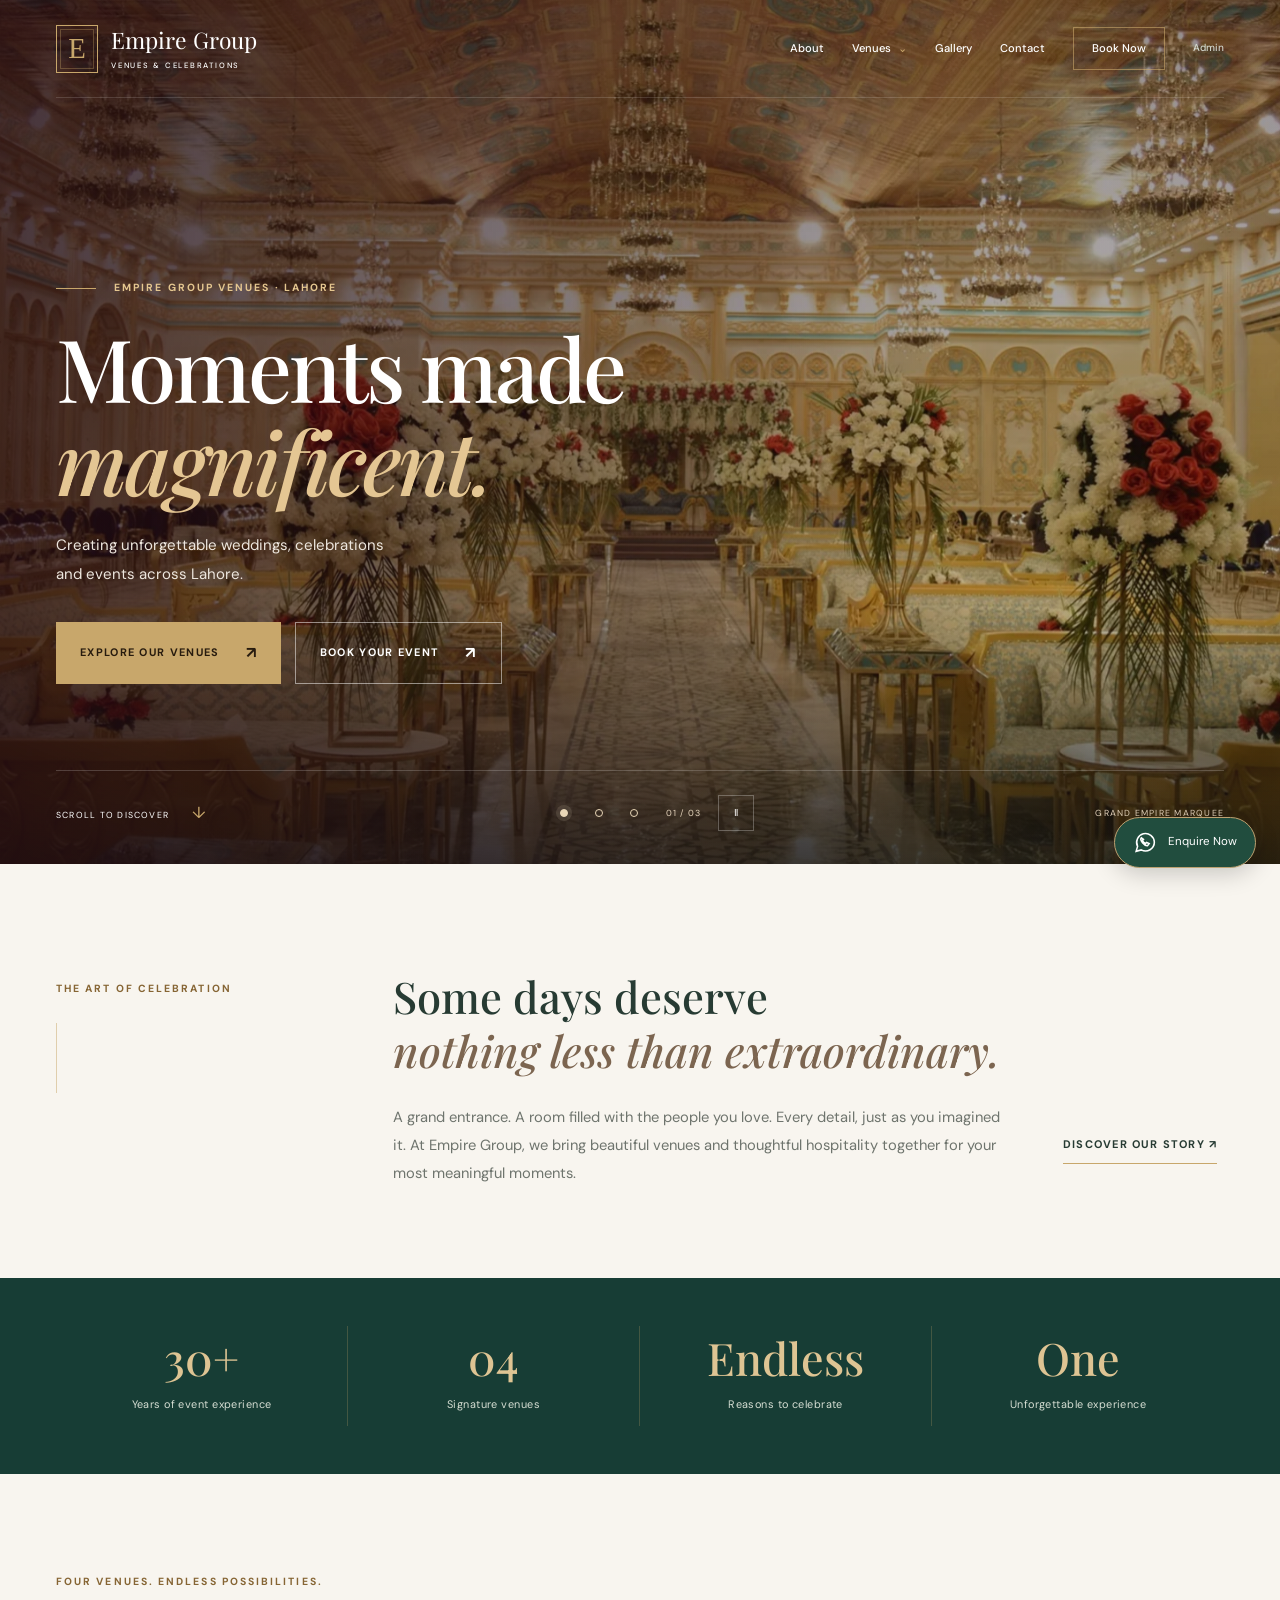
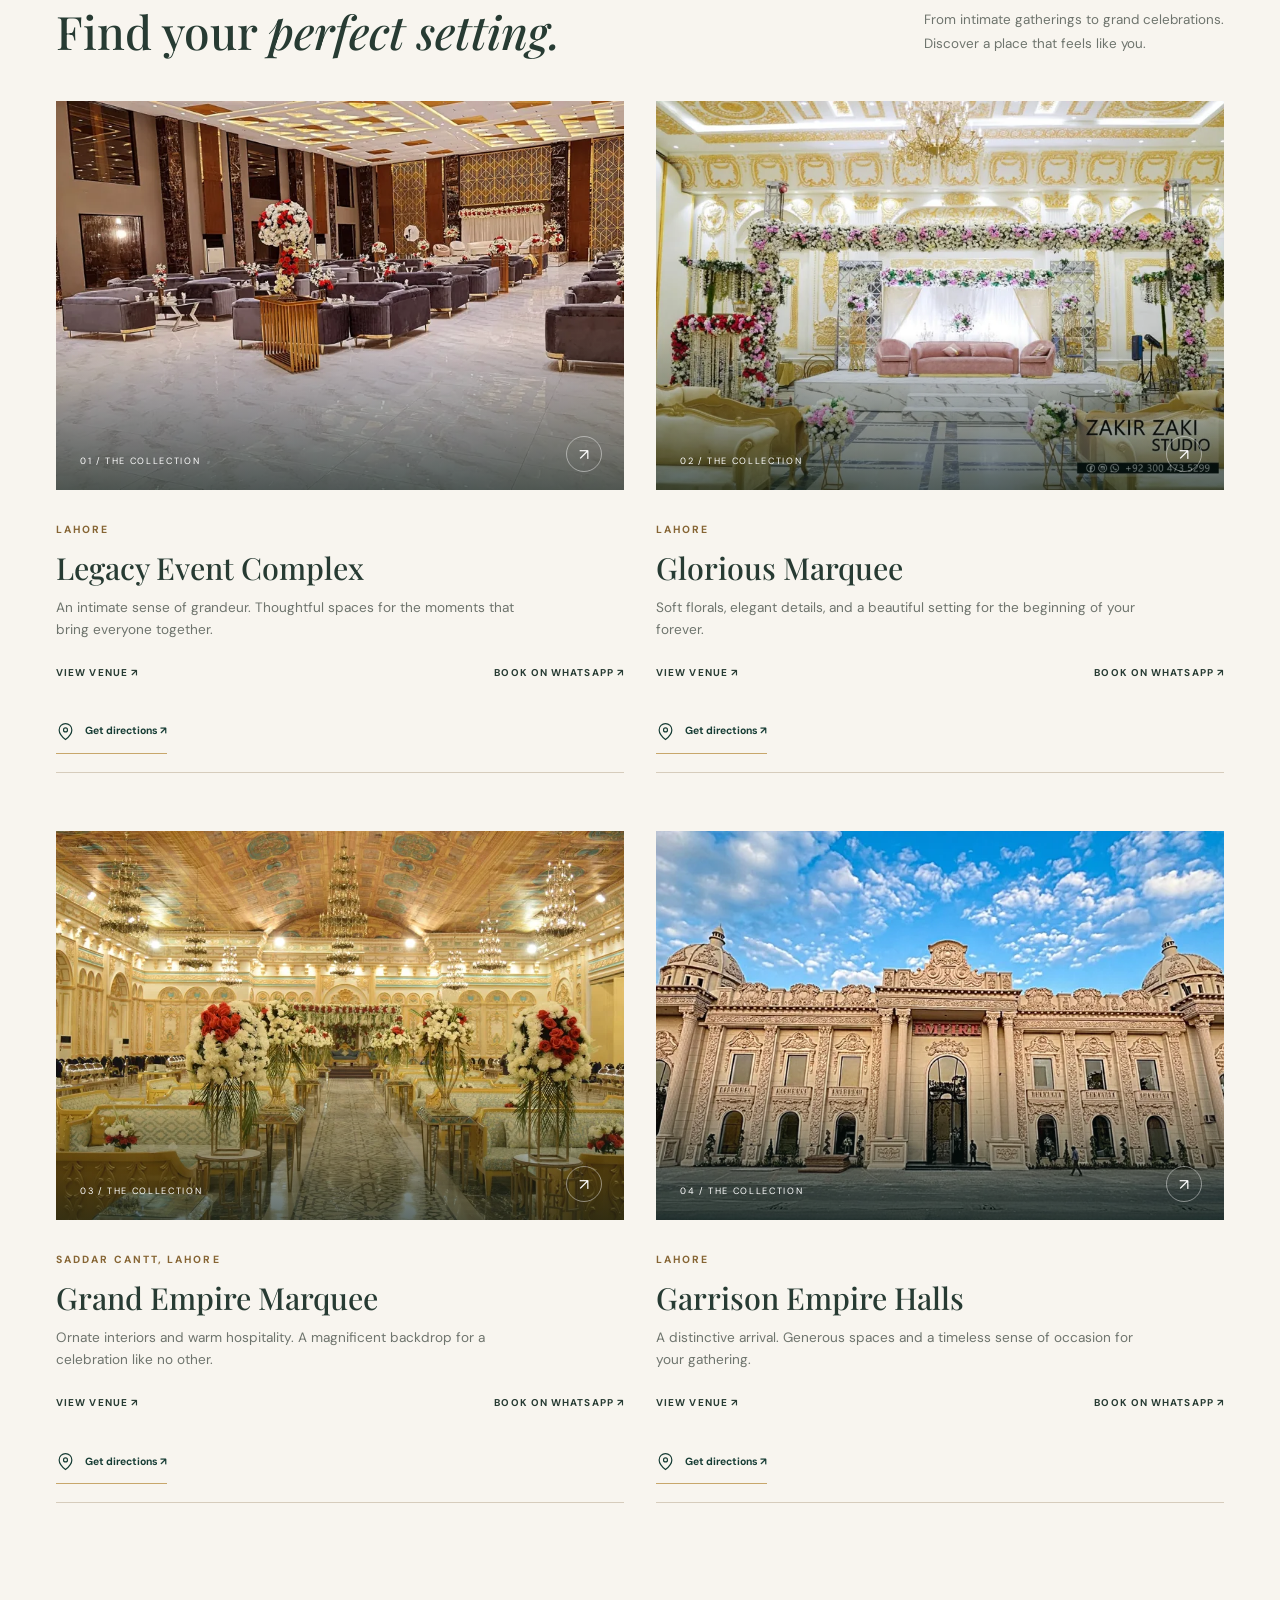
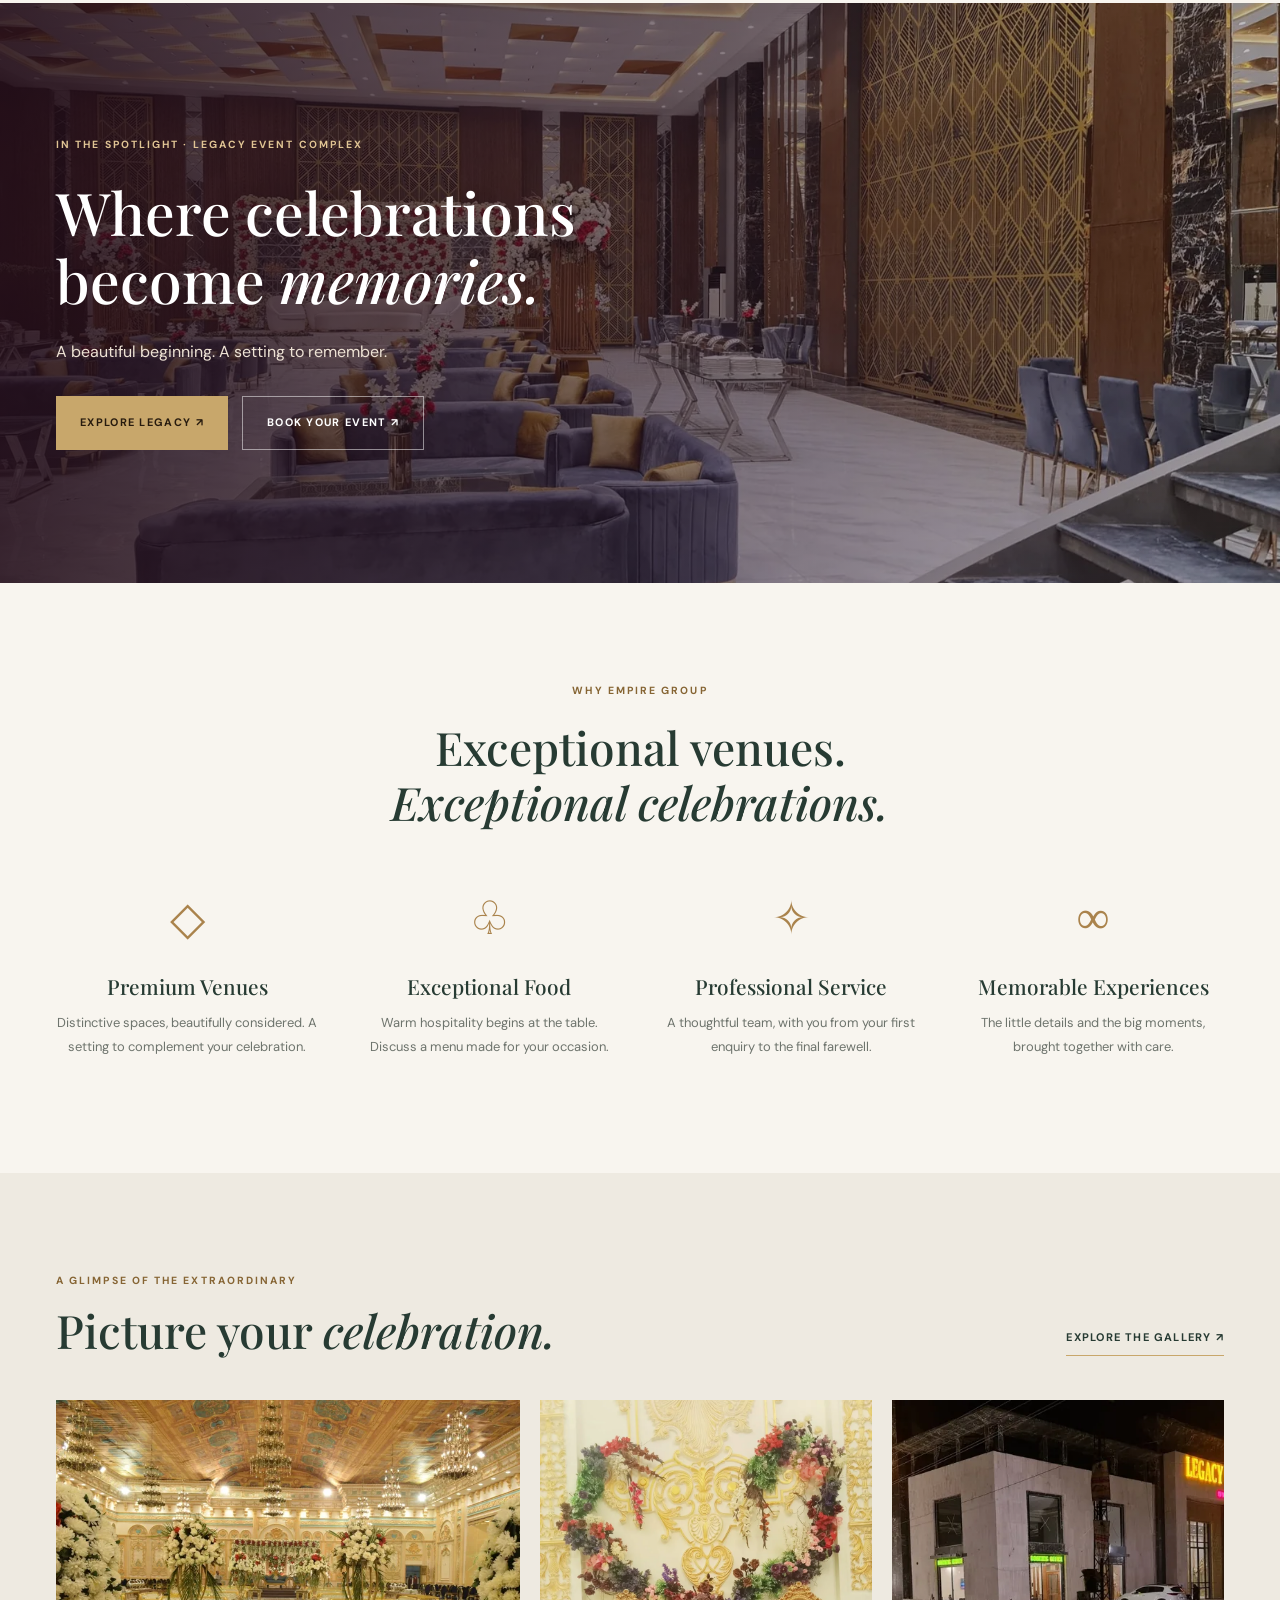
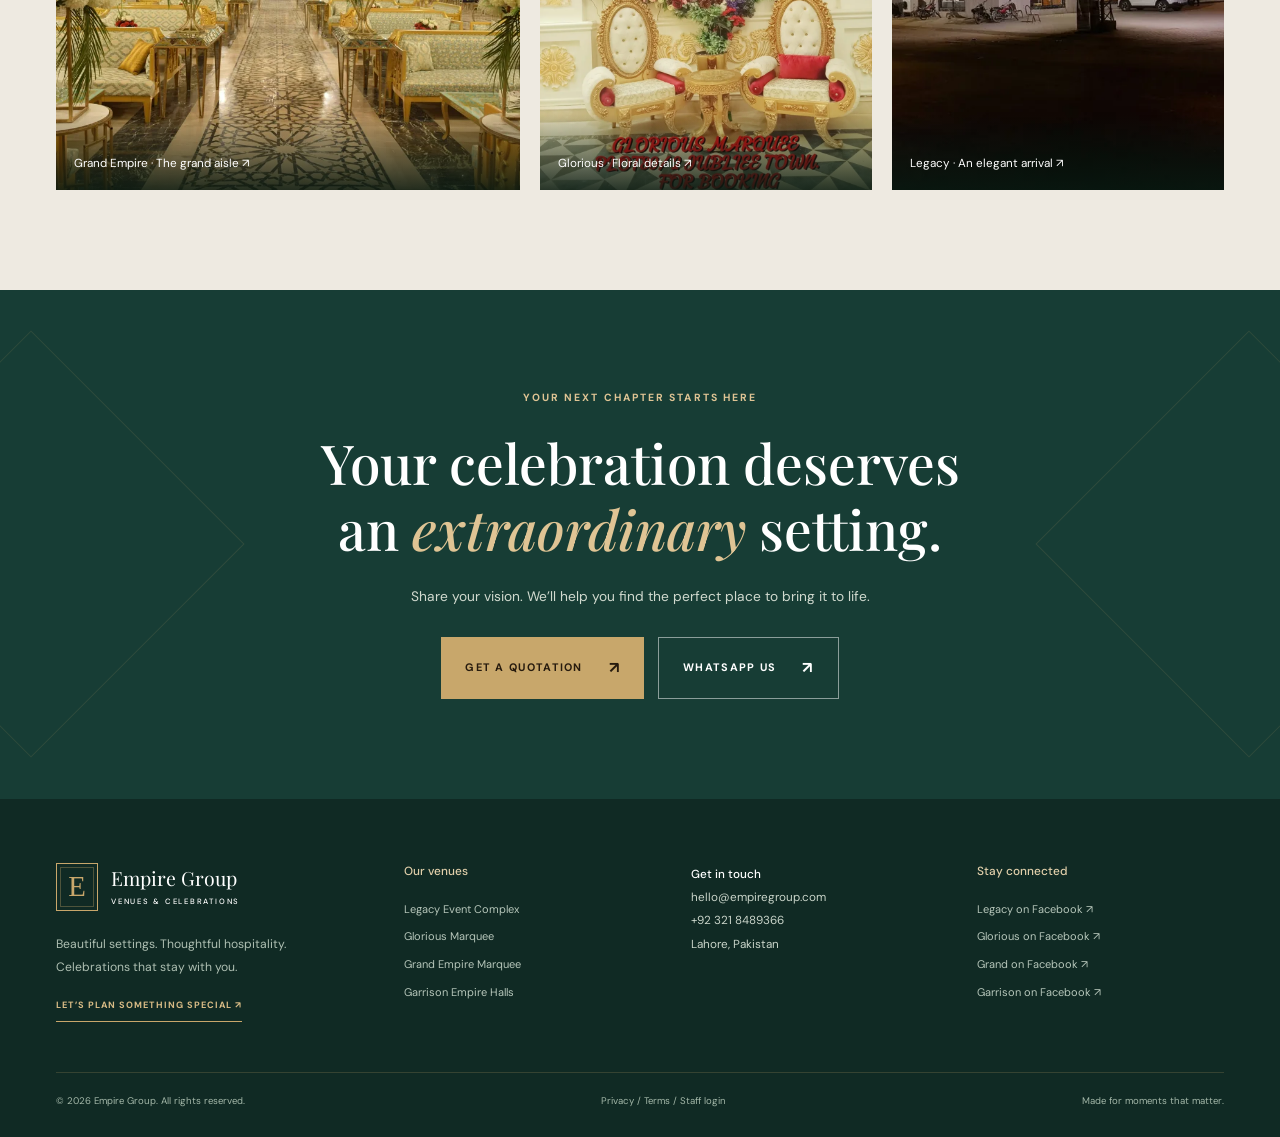
<file: index.html>
<!DOCTYPE html>
<html lang="en">
<head>
<meta charset="UTF-8" />
<meta name="viewport" content="width=device-width, initial-scale=1.0" />
<meta name="description" content="Discover four distinctive Empire Group wedding venues in Lahore. Explore our halls and marquees, view real venue photographs, and request an event quotation." />
<title>Empire Group | Luxury Wedding &amp; Event Venues in Lahore</title>
<link rel="preconnect" href="https://fonts.googleapis.com" />
<link rel="preconnect" href="https://fonts.gstatic.com" crossorigin />
<link href="https://fonts.googleapis.com/css2?family=DM+Sans:wght@400;500;600;700&family=Playfair+Display:wght@500;600;700&display=swap" rel="stylesheet" />
<link rel="stylesheet" href="styles.css">
<link rel="preload" as="image" href="assets/images/hero/grand-interior-1600.webp" imagesrcset="assets/images/hero/grand-interior-640.webp 640w, assets/images/hero/grand-interior-1600.webp 1600w" imagesizes="100vw">
<link rel="stylesheet" href="luxury.css">
<script src="site.js" defer>
</script>
<meta property="og:type" content="website">
<meta property="og:site_name" content="Empire Group">
<meta property="og:title" content="Empire Group | Luxury Wedding &amp; Event Venues in Lahore">
<meta property="og:description" content="Discover four distinctive Empire Group wedding venues in Lahore. Explore our halls and marquees, view real venue photographs, and request an event quotation.">
<meta property="og:image" content="assets/images/hero/grand-interior-1600.webp">
<meta property="og:image:alt" content="Grand Empire Marquee wedding hall in Lahore">
<meta name="theme-color" content="#173d35">
<script type="application/ld+json">{"@context": "https://schema.org", "@type": "LocalBusiness", "name": "Empire Group", "description": "Wedding and event venues in Lahore", "telephone": "+92-321-8489366", "address": {"@type": "PostalAddress", "addressLocality": "Lahore", "addressCountry": "PK"}, "sameAs": ["https://www.facebook.com/profile.php?id=100094765842459", "https://www.facebook.com/profile.php?id=61558022280793", "https://www.facebook.com/grandempiremarque", "https://www.facebook.com/GarrisonEmpire82"]}</script>
</head>
<body class="home-page">
<a class="skip-link" href="#main-content">Skip to content</a>
<header class="site-header">
<nav class="wrap" aria-label="Main navigation">
<a class="brand" href="index.html">
<span class="mark" aria-hidden="true">E</span>
<span>Empire Group<small>VENUES &amp; CELEBRATIONS</small>
</span>
</a>
<button class="menu-toggle" type="button" aria-expanded="false" aria-controls="main-links" aria-label="Open navigation">
<span>
</span>
<span>
</span>
</button>
<div class="links" id="main-links">
<a href="about.html">About</a>
<details class="venue-dropdown">
<summary>Venues</summary>
<div class="venue-dropdown-menu">
<a href="legacy.html">Legacy Event Complex</a>
<a href="glorious.html">Glorious Marquee</a>
<a href="grand-empire.html">Grand Empire Marquee</a>
<a href="garrison.html">Garrison Empire Halls</a>
<a href="index.html#venues">All Venues</a>
</div>
</details>
<a href="gallery.html">Gallery</a>
<a href="contact.html">Contact</a>
<a href="book-now.html">Book Now</a>
<a href="admin-login.html">Admin</a>
</div>
</nav>
</header>
<main id="main-content">
<section class="hero" id="home" aria-label="Empire Group venues" aria-roledescription="carousel">
<div class="hero-slides" aria-hidden="true">
<img class="hero-slide is-active" src="assets/images/hero/grand-interior-1600.webp" srcset="assets/images/hero/grand-interior-640.webp 640w, assets/images/hero/grand-interior-1600.webp 1600w" sizes="100vw" width="1600" height="1066" fetchpriority="high" alt="">
<img class="hero-slide" data-src="assets/images/hero/legacy-interior-1600.webp" data-srcset="assets/images/hero/legacy-interior-640.webp 640w, assets/images/hero/legacy-interior-1600.webp 1600w" sizes="100vw" width="1600" height="901" alt="">
<img class="hero-slide" data-src="assets/images/hero/glorious-stage-1600.webp" data-srcset="assets/images/hero/glorious-stage-640.webp 640w, assets/images/hero/glorious-stage-1600.webp 1280w" sizes="100vw" width="1280" height="853" alt="">
</div>
<div class="wrap hero-content">
<div class="eyebrow">
<span class="fine-line">
</span> EMPIRE GROUP VENUES · LAHORE</div>
<h1>Moments made<br>
<em>magnificent.</em>
</h1>
<p>Creating unforgettable weddings, celebrations<br class="desktop-break"> and events across Lahore.</p>
<div class="button-row">
<a class="button" href="#venues">Explore our venues <span>↗</span>
</a>
<a class="button button-outline" href="book-now.html">Book your event <span>↗</span>
</a>
</div>
</div>
<div class="wrap hero-bottom">
<a class="scroll-cue" href="#about">SCROLL TO DISCOVER <span>↓</span>
</a>
<div class="slide-controls" aria-label="Slideshow controls">
<button type="button" class="slide-dot active" aria-label="Show Grand Empire Marquee" aria-pressed="true" data-slide="0">
</button>
<button type="button" class="slide-dot" aria-label="Show Legacy Event Complex" aria-pressed="false" data-slide="1">
</button>
<button type="button" class="slide-dot" aria-label="Show Glorious Marquee" aria-pressed="false" data-slide="2">
</button>
<span class="slide-count">01 / 03</span>
<button class="slide-pause" type="button" aria-label="Pause slideshow">Ⅱ</button>
</div>
<span class="hero-venue-name">GRAND EMPIRE MARQUEE</span>
</div>
</section>
<section id="about" class="editorial-intro">
<div class="wrap intro">
<div class="eyebrow">THE ART OF CELEBRATION<span class="vertical-line">
</span>
</div>
<div>
<h2>Some days deserve<br>
<em>nothing less than extraordinary.</em>
</h2>
<div class="intro-bottom">
<p>A grand entrance. A room filled with the people you love. Every detail, just as you imagined it. At Empire Group, we bring beautiful venues and thoughtful hospitality together for your most meaningful moments.</p>
<a class="text-link" href="about.html">Discover our story ↗</a>
</div>
</div>
</div>
</section>
<section class="numbers" id="impact">
<div class="wrap number-grid">
<div class="number">
<strong data-counter="30" data-suffix="+">30+</strong>
<span>Years of event experience</span>
</div>
<div class="number">
<strong data-counter="4" data-prefix="0">04</strong>
<span>Signature venues</span>
</div>
<div class="number">
<strong>Endless</strong>
<span>Reasons to celebrate</span>
</div>
<div class="number">
<strong>One</strong>
<span>Unforgettable experience</span>
</div>
</div>
</section>
<section id="venues">
<div class="wrap">
<div class="section-head reveal">
<div>
<div class="eyebrow">FOUR VENUES. ENDLESS POSSIBILITIES.</div>
<h2>Find your <em>perfect setting.</em>
</h2>
</div>
<p>From intimate gatherings to grand celebrations.<br>Discover a place that feels like you.</p>
</div>
<div class="venue-collection">
<article class="photography-card reveal">
<a class="card-photo" href="legacy.html">
<img class="" src="assets/images/venues/legacy/475006253_465138843321640_6688428714032718848_n-960.webp" srcset="assets/images/venues/legacy/475006253_465138843321640_6688428714032718848_n-480.webp 480w, assets/images/venues/legacy/475006253_465138843321640_6688428714032718848_n-960.webp 960w, assets/images/venues/legacy/475006253_465138843321640_6688428714032718848_n-1600.webp 1600w" sizes="(max-width: 700px) 100vw, 50vw" width="960" height="540" alt="Legacy Event Complex venue setting" loading="lazy" decoding="async">
<span class="photo-index">01 / THE COLLECTION</span>
<span class="photo-arrow" aria-hidden="true">↗</span>
</a>
<div class="card-copy">
<span class="eyebrow">Lahore</span>
<h3>
<a href="legacy.html">Legacy Event Complex</a>
</h3>
<p>An intimate sense of grandeur. Thoughtful spaces for the moments that bring everyone together.</p>
<div class="card-actions">
<a class="text-link" href="legacy.html">View venue ↗</a>
<a class="text-link" href="https://wa.me/923218489366?text=Hello%20Legacy%20Event%20Complex%2C%20I%20would%20like%20a%20quotation.">Book on WhatsApp ↗</a>
</div>
<a class="venue-directions" href="https://maps.app.goo.gl/MMx3iqmCL4uTL4aq7" target="_blank" rel="noopener" aria-label="Get directions to Legacy Event Complex on Google Maps (opens in a new tab)"><svg viewBox="0 0 24 24" fill="none" stroke="currentColor" stroke-width="1.5" aria-hidden="true"><path d="M20 10c0 6-8 12-8 12S4 16 4 10a8 8 0 1 1 16 0Z"/><circle cx="12" cy="10" r="2.5"/></svg><span>Get directions <span aria-hidden="true">↗</span></span></a>
</div>
</article>
<article class="photography-card reveal">
<a class="card-photo" href="glorious.html">
<img class="" src="assets/images/venues/glorious/471427902_122162412218267409_1636286608172820459_n-960.webp" srcset="assets/images/venues/glorious/471427902_122162412218267409_1636286608172820459_n-480.webp 480w, assets/images/venues/glorious/471427902_122162412218267409_1636286608172820459_n-960.webp 960w, assets/images/venues/glorious/471427902_122162412218267409_1636286608172820459_n-1600.webp 1280w" sizes="(max-width: 700px) 100vw, 50vw" width="960" height="640" alt="Glorious Marquee venue setting" loading="lazy" decoding="async">
<span class="photo-index">02 / THE COLLECTION</span>
<span class="photo-arrow" aria-hidden="true">↗</span>
</a>
<div class="card-copy">
<span class="eyebrow">Lahore</span>
<h3>
<a href="glorious.html">Glorious Marquee</a>
</h3>
<p>Soft florals, elegant details, and a beautiful setting for the beginning of your forever.</p>
<div class="card-actions">
<a class="text-link" href="glorious.html">View venue ↗</a>
<a class="text-link" href="https://wa.me/923218489366?text=Hello%20Glorious%20Marquee%2C%20I%20would%20like%20a%20quotation.">Book on WhatsApp ↗</a>
</div>
<a class="venue-directions" href="https://maps.app.goo.gl/ikk2hFGtfC9Jtt1B6" target="_blank" rel="noopener" aria-label="Get directions to Glorious Marquee on Google Maps (opens in a new tab)"><svg viewBox="0 0 24 24" fill="none" stroke="currentColor" stroke-width="1.5" aria-hidden="true"><path d="M20 10c0 6-8 12-8 12S4 16 4 10a8 8 0 1 1 16 0Z"/><circle cx="12" cy="10" r="2.5"/></svg><span>Get directions <span aria-hidden="true">↗</span></span></a>
</div>
</article>
<article class="photography-card reveal">
<a class="card-photo" href="grand-empire.html">
<img class="" src="assets/images/venues/grand-empire/interior-960.webp" srcset="assets/images/venues/grand-empire/interior-480.webp 480w, assets/images/venues/grand-empire/interior-960.webp 960w, assets/images/venues/grand-empire/interior-1600.webp 1600w" sizes="(max-width: 700px) 100vw, 50vw" width="960" height="640" alt="Grand Empire Marquee venue setting" loading="lazy" decoding="async">
<span class="photo-index">03 / THE COLLECTION</span>
<span class="photo-arrow" aria-hidden="true">↗</span>
</a>
<div class="card-copy">
<span class="eyebrow">Saddar Cantt, Lahore</span>
<h3>
<a href="grand-empire.html">Grand Empire Marquee</a>
</h3>
<p>Ornate interiors and warm hospitality. A magnificent backdrop for a celebration like no other.</p>
<div class="card-actions">
<a class="text-link" href="grand-empire.html">View venue ↗</a>
<a class="text-link" href="https://wa.me/923215555067?text=Hello%20Grand%20Empire%20Marquee%2C%20I%20would%20like%20a%20quotation.">Book on WhatsApp ↗</a>
</div>
<a class="venue-directions" href="https://maps.app.goo.gl/4gEoXNssAwV6752S7" target="_blank" rel="noopener" aria-label="Get directions to Grand Empire Marquee on Google Maps (opens in a new tab)"><svg viewBox="0 0 24 24" fill="none" stroke="currentColor" stroke-width="1.5" aria-hidden="true"><path d="M20 10c0 6-8 12-8 12S4 16 4 10a8 8 0 1 1 16 0Z"/><circle cx="12" cy="10" r="2.5"/></svg><span>Get directions <span aria-hidden="true">↗</span></span></a>
</div>
</article>
<article class="photography-card reveal">
<a class="card-photo" href="garrison.html">
<img class="" src="assets/images/venues/garrison/672226453_122107869902880308_6173014880463577860_n-960.webp" srcset="assets/images/venues/garrison/672226453_122107869902880308_6173014880463577860_n-480.webp 480w, assets/images/venues/garrison/672226453_122107869902880308_6173014880463577860_n-960.webp 960w, assets/images/venues/garrison/672226453_122107869902880308_6173014880463577860_n-1600.webp 1600w" sizes="(max-width: 700px) 100vw, 50vw" width="960" height="524" alt="Garrison Empire Halls venue setting" loading="lazy" decoding="async">
<span class="photo-index">04 / THE COLLECTION</span>
<span class="photo-arrow" aria-hidden="true">↗</span>
</a>
<div class="card-copy">
<span class="eyebrow">Lahore</span>
<h3>
<a href="garrison.html">Garrison Empire Halls</a>
</h3>
<p>A distinctive arrival. Generous spaces and a timeless sense of occasion for your gathering.</p>
<div class="card-actions">
<a class="text-link" href="garrison.html">View venue ↗</a>
<a class="text-link" href="https://wa.me/923008489366?text=Hello%20Garrison%20Empire%20Halls%2C%20I%20would%20like%20a%20quotation.">Book on WhatsApp ↗</a>
</div>
<a class="venue-directions" href="https://maps.app.goo.gl/zRaM89ByidCHbEwn8" target="_blank" rel="noopener" aria-label="Get directions to Garrison Empire Halls on Google Maps (opens in a new tab)"><svg viewBox="0 0 24 24" fill="none" stroke="currentColor" stroke-width="1.5" aria-hidden="true"><path d="M20 10c0 6-8 12-8 12S4 16 4 10a8 8 0 1 1 16 0Z"/><circle cx="12" cy="10" r="2.5"/></svg><span>Get directions <span aria-hidden="true">↗</span></span></a>
</div>
</article>
</div>
</div>
</section>
<section class="featured-venue">
<img class="featured-image" src="assets/images/venues/legacy/475118490_465144453321079_1157794109577694652_n-960.webp" srcset="assets/images/venues/legacy/475118490_465144453321079_1157794109577694652_n-480.webp 480w, assets/images/venues/legacy/475118490_465144453321079_1157794109577694652_n-960.webp 960w, assets/images/venues/legacy/475118490_465144453321079_1157794109577694652_n-1600.webp 1600w" sizes="100vw" width="960" height="540" alt="Legacy Event Complex interior" loading="lazy" decoding="async">
<div class="wrap featured-copy">
<div class="eyebrow">IN THE SPOTLIGHT · LEGACY EVENT COMPLEX</div>
<h2>Where celebrations<br>become <em>memories.</em>
</h2>
<p>A beautiful beginning. A setting to remember.</p>
<div class="button-row">
<a class="button" href="legacy.html">Explore Legacy ↗</a>
<a class="button button-outline" href="book-now.html">Book your event ↗</a>
</div>
</div>
</section>
<section class="why-section" id="businesses">
<div class="wrap">
<div class="center-heading reveal">
<div class="eyebrow">WHY EMPIRE GROUP</div>
<h2>Exceptional venues.<br>
<em>Exceptional celebrations.</em>
</h2>
</div>
<div class="strengths">
<article class="reveal">
<span class="strength-icon" aria-hidden="true">◇</span>
<h3>Premium Venues</h3>
<p>Distinctive spaces, beautifully considered. A setting to complement your celebration.</p>
</article>
<article class="reveal">
<span class="strength-icon" aria-hidden="true">♧</span>
<h3>Exceptional Food</h3>
<p>Warm hospitality begins at the table. Discuss a menu made for your occasion.</p>
</article>
<article class="reveal">
<span class="strength-icon" aria-hidden="true">✧</span>
<h3>Professional Service</h3>
<p>A thoughtful team, with you from your first enquiry to the final farewell.</p>
</article>
<article class="reveal">
<span class="strength-icon" aria-hidden="true">∞</span>
<h3>Memorable Experiences</h3>
<p>The little details and the big moments, brought together with care.</p>
</article>
</div>
</div>
</section>
<section class="gallery-preview">
<div class="wrap">
<div class="section-head">
<div>
<div class="eyebrow">A GLIMPSE OF THE EXTRAORDINARY</div>
<h2>Picture your <em>celebration.</em>
</h2>
</div>
<a class="text-link" href="gallery.html">Explore the gallery ↗</a>
</div>
<div class="preview-grid">
<a class="gallery-item" href="assets/images/venues/grand-empire/477582390_645963661204448_5271407835899268665_n-1600.webp" data-lightbox data-category="grand-empire">
<img class="" src="assets/images/venues/grand-empire/477582390_645963661204448_5271407835899268665_n-960.webp" srcset="assets/images/venues/grand-empire/477582390_645963661204448_5271407835899268665_n-480.webp 480w, assets/images/venues/grand-empire/477582390_645963661204448_5271407835899268665_n-960.webp 960w, assets/images/venues/grand-empire/477582390_645963661204448_5271407835899268665_n-1600.webp 1600w" sizes="(max-width: 700px) 100vw, 50vw" width="960" height="640" alt="Grand Empire · The grand aisle" loading="lazy" decoding="async">
<span>Grand Empire · The grand aisle ↗</span>
</a>
<a class="gallery-item" href="assets/images/venues/glorious/471203050_122162392400267409_1897159556696915357_n-1600.webp" data-lightbox data-category="glorious">
<img class="" src="assets/images/venues/glorious/471203050_122162392400267409_1897159556696915357_n-960.webp" srcset="assets/images/venues/glorious/471203050_122162392400267409_1897159556696915357_n-480.webp 480w, assets/images/venues/glorious/471203050_122162392400267409_1897159556696915357_n-960.webp 960w, assets/images/venues/glorious/471203050_122162392400267409_1897159556696915357_n-1600.webp 1152w" sizes="(max-width: 700px) 100vw, 50vw" width="960" height="1280" alt="Glorious · Floral details" loading="lazy" decoding="async">
<span>Glorious · Floral details ↗</span>
</a>
<a class="gallery-item" href="assets/images/venues/legacy/474471933_459510587217799_6899282434765300313_n-1600.webp" data-lightbox data-category="legacy">
<img class="" src="assets/images/venues/legacy/474471933_459510587217799_6899282434765300313_n-960.webp" srcset="assets/images/venues/legacy/474471933_459510587217799_6899282434765300313_n-480.webp 480w, assets/images/venues/legacy/474471933_459510587217799_6899282434765300313_n-960.webp 960w, assets/images/venues/legacy/474471933_459510587217799_6899282434765300313_n-1600.webp 1600w" sizes="(max-width: 700px) 100vw, 50vw" width="960" height="540" alt="Legacy · An elegant arrival" loading="lazy" decoding="async">
<span>Legacy · An elegant arrival ↗</span>
</a>
</div>
</div>
</section>
<section class="booking-cta" id="contact">
<div class="wrap">
<div class="eyebrow">YOUR NEXT CHAPTER STARTS HERE</div>
<h2>Your celebration deserves<br>an <em>extraordinary</em> setting.</h2>
<p>Share your vision. We’ll help you find the perfect place to bring it to life.</p>
<div class="button-row">
<a class="button" href="contact.html#quote-form">Get a quotation <span>↗</span>
</a>
<a class="button button-outline" href="https://wa.me/923218489366">WhatsApp us <span>↗</span>
</a>
</div>
</div>
</section>
</main>
<footer>
<div class="wrap">
<div class="footer-main">
<div>
<a class="brand" href="index.html">
<span class="mark" aria-hidden="true">E</span>
<span>Empire Group<small>VENUES &amp; CELEBRATIONS</small>
</span>
</a>
<p>Beautiful settings. Thoughtful hospitality.<br>Celebrations that stay with you.</p>
<a class="text-link" href="https://wa.me/923218489366">Let’s plan something special ↗</a>
</div>
<div class="footer-links">
<h3>Our venues</h3>
<a href="legacy.html">Legacy Event Complex</a>
<a href="glorious.html">Glorious Marquee</a>
<a href="grand-empire.html">Grand Empire Marquee</a>
<a href="garrison.html">Garrison Empire Halls</a>
</div>
<div class="contact">
<strong style="color:white">Get in touch</strong>
<br>
<a href="mailto:hello@empiregroup.com">hello@empiregroup.com</a>
<br>
<a href="tel:+923218489366">+92 321 8489366</a>
<br>Lahore, Pakistan</div>
<div class="footer-links">
<h3>Stay connected</h3>
<a href="https://www.facebook.com/profile.php?id=100094765842459" target="_blank" rel="noopener">Legacy on Facebook ↗</a>
<a href="https://www.facebook.com/profile.php?id=61558022280793" target="_blank" rel="noopener">Glorious on Facebook ↗</a>
<a href="https://www.facebook.com/grandempiremarque" target="_blank" rel="noopener">Grand on Facebook ↗</a>
<a href="https://www.facebook.com/GarrisonEmpire82" target="_blank" rel="noopener">Garrison on Facebook ↗</a>
</div>
</div>
<div class="copyright">
<span>© 2026 Empire Group. All rights reserved.</span>
<span>
<a href="privacy.html">Privacy</a>
<span aria-hidden="true"> / </span>
<a href="terms.html">Terms</a>
<span aria-hidden="true"> / </span>
<a href="admin-login.html">Staff login</a>
</span>
<span>Made for moments that matter.</span>
</div>
</div>
</footer>
<a class="floating-whatsapp" href="https://wa.me/923218489366?text=Hello%20Empire%20Group%2C%20I%20would%20like%20to%20enquire%20about%20an%20event." aria-label="Enquire now on WhatsApp">
<svg viewBox="0 0 24 24" fill="none" stroke="currentColor" stroke-width="1.5" aria-hidden="true">
<path d="M20.5 11.6a8.5 8.5 0 0 1-12.6 7.5L3 20.5l1.4-4.8a8.5 8.5 0 1 1 16.1-4.1Z"/>
<path d="M8 7.5c-2 2 3 8 6 7.5l1.5-2-2.5-1-1 1c-1.3-.6-2.3-1.6-3-3l1-1Z"/>
</svg>
<span>Enquire Now</span>
</a>
</body>
</html>
</file>
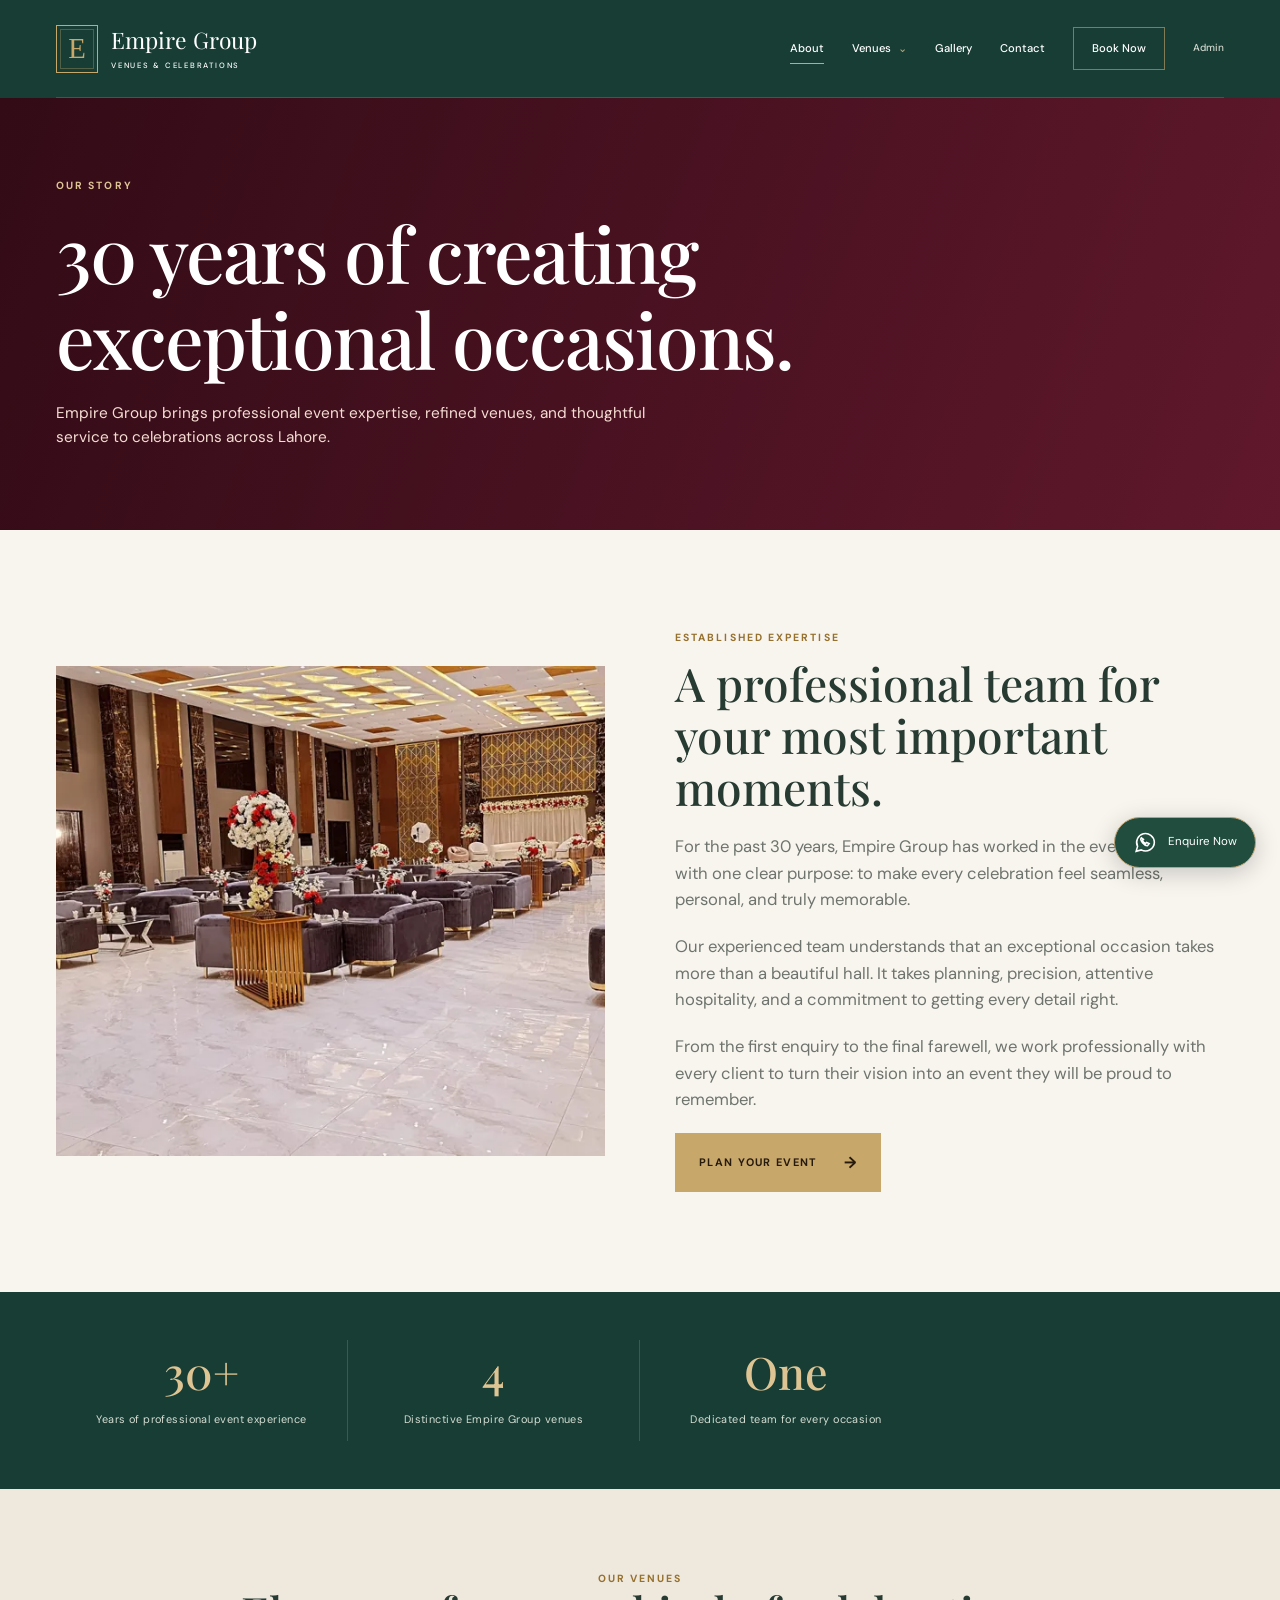
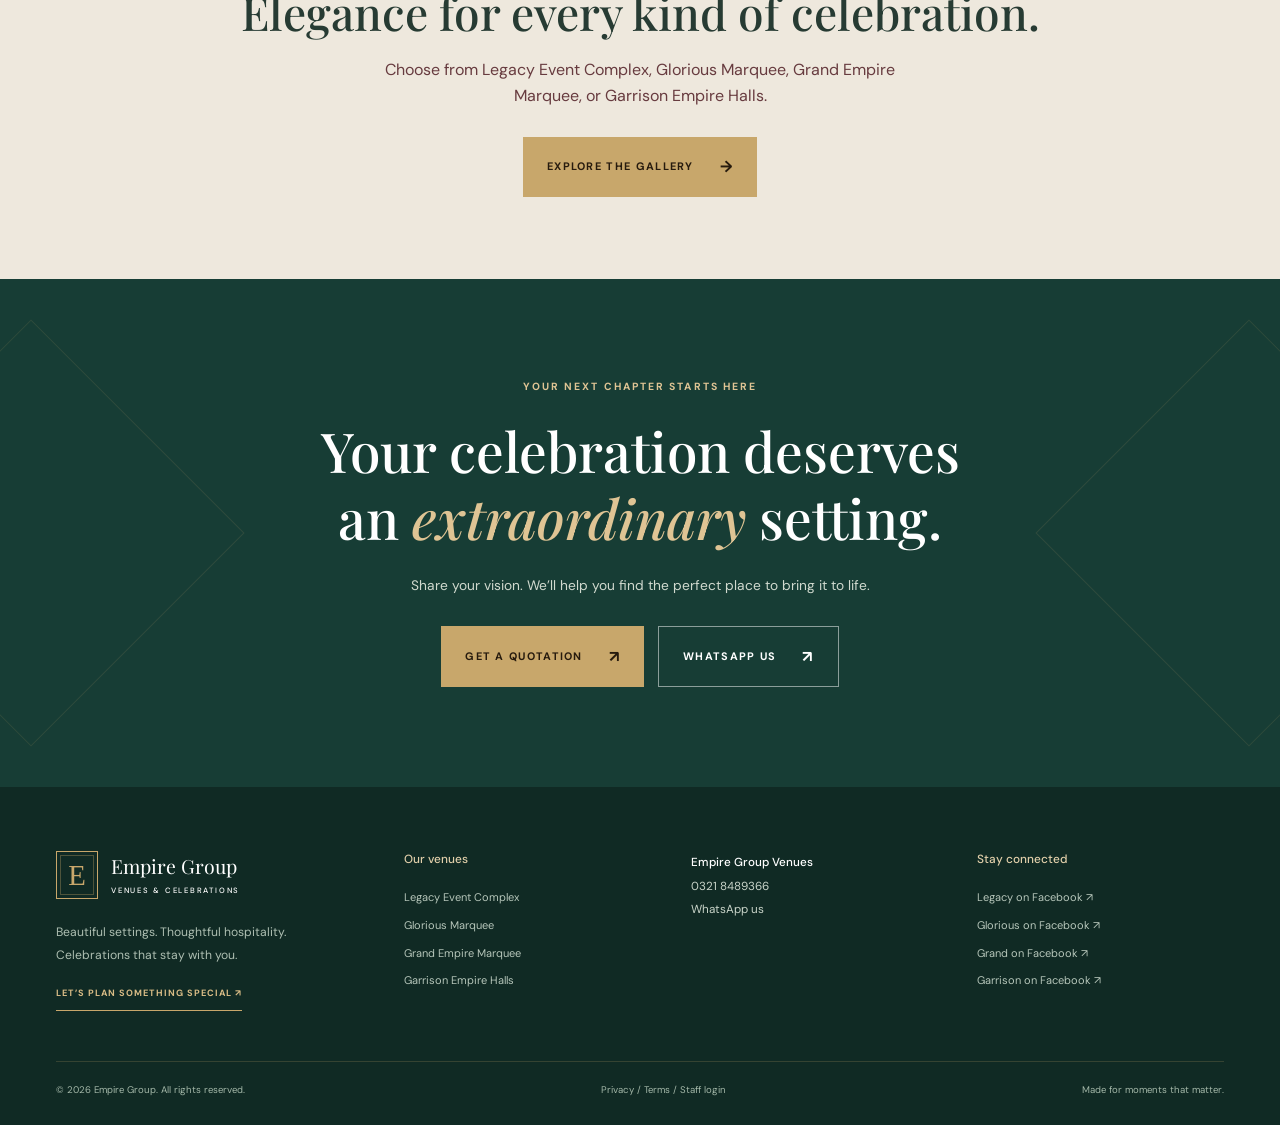
<file: about.html>
<!doctype html>
<html lang="en">
<head>
<meta charset="utf-8">
<meta name="viewport" content="width=device-width,initial-scale=1">
<title>About | Empire Group</title>
<link rel="preconnect" href="https://fonts.googleapis.com">
<link rel="preconnect" href="https://fonts.gstatic.com" crossorigin>
<link href="https://fonts.googleapis.com/css2?family=DM+Sans:wght@400;500;600;700&family=Playfair+Display:wght@500;600;700&display=swap" rel="stylesheet">
<link rel="stylesheet" href="styles.css">
<link rel="stylesheet" href="luxury.css">
<script src="site.js" defer>
</script>
<meta name="description" content="Discover Empire Group’s event experience and four distinctive wedding venues in Lahore.">
<meta property="og:type" content="website">
<meta property="og:site_name" content="Empire Group">
<meta property="og:title" content="About | Empire Group">
<meta property="og:description" content="Discover Empire Group’s event experience and four distinctive wedding venues in Lahore.">
<meta property="og:image" content="assets/images/hero/grand-interior-1600.webp">
<meta property="og:image:alt" content="Grand Empire Marquee wedding hall in Lahore">
<meta name="theme-color" content="#173d35">
</head>
<body class="site-theme">
<a class="skip-link" href="#main-content">Skip to content</a>
<header class="site-header">
<nav class="wrap" aria-label="Main navigation">
<a class="brand" href="index.html">
<span class="mark" aria-hidden="true">E</span>
<span>Empire Group<small>VENUES &amp; CELEBRATIONS</small>
</span>
</a>
<button class="menu-toggle" type="button" aria-expanded="false" aria-controls="main-links" aria-label="Open navigation">
<span>
</span>
<span>
</span>
</button>
<div class="links" id="main-links">
<a href="about.html" aria-current="page">About</a>
<details class="venue-dropdown">
<summary>Venues</summary>
<div class="venue-dropdown-menu">
<a href="legacy.html">Legacy Event Complex</a>
<a href="glorious.html">Glorious Marquee</a>
<a href="grand-empire.html">Grand Empire Marquee</a>
<a href="garrison.html">Garrison Empire Halls</a>
<a href="index.html#venues">All Venues</a>
</div>
</details>
<a href="gallery.html">Gallery</a>
<a href="contact.html">Contact</a>
<a href="book-now.html">Book Now</a>
<a href="admin-login.html">Admin</a>
</div>
</nav>
</header>
<main id="main-content">
<section class="page-hero">
<div class="wrap">
<div class="eyebrow">Our story</div>
<h1>30 years of creating exceptional occasions.</h1>
<p>Empire Group brings professional event expertise, refined venues, and thoughtful service to celebrations across Lahore.</p>
</div>
</section>
<section>
<div class="wrap two-col">
<img class="editorial-photo" src="assets/images/venues/legacy/475006253_465138843321640_6688428714032718848_n-960.webp" srcset="assets/images/venues/legacy/475006253_465138843321640_6688428714032718848_n-480.webp 480w, assets/images/venues/legacy/475006253_465138843321640_6688428714032718848_n-960.webp 960w, assets/images/venues/legacy/475006253_465138843321640_6688428714032718848_n-1600.webp 1600w" sizes="(max-width: 700px) 100vw, 50vw" width="960" height="540" alt="Legacy Event Complex interior" loading="lazy" decoding="async">
<div class="copy">
<div class="eyebrow" style="color:#96702d">Established expertise</div>
<h2 style="margin-top:12px">A professional team for your most important moments.</h2>
<p>For the past 30 years, Empire Group has worked in the events industry with one clear purpose: to make every celebration feel seamless, personal, and truly memorable.</p>
<p>Our experienced team understands that an exceptional occasion takes more than a beautiful hall. It takes planning, precision, attentive hospitality, and a commitment to getting every detail right.</p>
<p>From the first enquiry to the final farewell, we work professionally with every client to turn their vision into an event they will be proud to remember.</p>
<a class="button" href="book-now.html">Plan your event <span>→</span>
</a>
</div>
</div>
</section>
<section class="numbers">
<div class="wrap number-grid">
<div class="number">
<strong>30+</strong>
<span>Years of professional event experience</span>
</div>
<div class="number">
<strong>4</strong>
<span>Distinctive Empire Group venues</span>
</div>
<div class="number">
<strong>One</strong>
<span>Dedicated team for every occasion</span>
</div>
</div>
</section>
<section class="cta">
<div class="wrap">
<div class="eyebrow" style="color:#96702d">Our venues</div>
<h2>Elegance for every kind of celebration.</h2>
<p>Choose from Legacy Event Complex, Glorious Marquee, Grand Empire Marquee, or Garrison Empire Halls.</p>
<a class="button" href="gallery.html">Explore the gallery <span>→</span>
</a>
</div>
</section>
<section class="booking-cta">
<div class="wrap">
<div class="eyebrow">YOUR NEXT CHAPTER STARTS HERE</div>
<h2>Your celebration deserves<br>an <em>extraordinary</em> setting.</h2>
<p>Share your vision. We’ll help you find the perfect place to bring it to life.</p>
<div class="button-row">
<a class="button" href="contact.html#quote-form">Get a quotation <span>↗</span>
</a>
<a class="button button-outline" href="https://wa.me/923218489366">WhatsApp us <span>↗</span>
</a>
</div>
</div>
</section>
</main>
<footer>
<div class="wrap">
<div class="footer-main">
<div>
<a class="brand" href="index.html">
<span class="mark" aria-hidden="true">E</span>
<span>Empire Group<small>VENUES &amp; CELEBRATIONS</small>
</span>
</a>
<p>Beautiful settings. Thoughtful hospitality.<br>Celebrations that stay with you.</p>
<a class="text-link" href="https://wa.me/923218489366">Let’s plan something special ↗</a>
</div>
<div class="footer-links">
<h3>Our venues</h3>
<a href="legacy.html">Legacy Event Complex</a>
<a href="glorious.html">Glorious Marquee</a>
<a href="grand-empire.html">Grand Empire Marquee</a>
<a href="garrison.html">Garrison Empire Halls</a>
</div>
<div class="contact">
<strong style="color:white">Empire Group Venues</strong>
<br>
<a href="tel:+923218489366">0321 8489366</a>
<br>
<a href="https://wa.me/923218489366">WhatsApp us</a>
</div>
<div class="footer-links">
<h3>Stay connected</h3>
<a href="https://www.facebook.com/profile.php?id=100094765842459" target="_blank" rel="noopener">Legacy on Facebook ↗</a>
<a href="https://www.facebook.com/profile.php?id=61558022280793" target="_blank" rel="noopener">Glorious on Facebook ↗</a>
<a href="https://www.facebook.com/grandempiremarque" target="_blank" rel="noopener">Grand on Facebook ↗</a>
<a href="https://www.facebook.com/GarrisonEmpire82" target="_blank" rel="noopener">Garrison on Facebook ↗</a>
</div>
</div>
<div class="copyright">
<span>© 2026 Empire Group. All rights reserved.</span>
<span>
<a href="privacy.html">Privacy</a>
<span aria-hidden="true"> / </span>
<a href="terms.html">Terms</a>
<span aria-hidden="true"> / </span>
<a href="admin-login.html">Staff login</a>
</span>
<span>Made for moments that matter.</span>
</div>
</div>
</footer>
<a class="floating-whatsapp" href="https://wa.me/923218489366?text=Hello%20Empire%20Group%2C%20I%20would%20like%20to%20enquire%20about%20an%20event." aria-label="Enquire now on WhatsApp">
<svg viewBox="0 0 24 24" fill="none" stroke="currentColor" stroke-width="1.5" aria-hidden="true">
<path d="M20.5 11.6a8.5 8.5 0 0 1-12.6 7.5L3 20.5l1.4-4.8a8.5 8.5 0 1 1 16.1-4.1Z"/>
<path d="M8 7.5c-2 2 3 8 6 7.5l1.5-2-2.5-1-1 1c-1.3-.6-2.3-1.6-3-3l1-1Z"/>
</svg>
<span>Enquire Now</span>
</a>
</body>
</html>
</file>
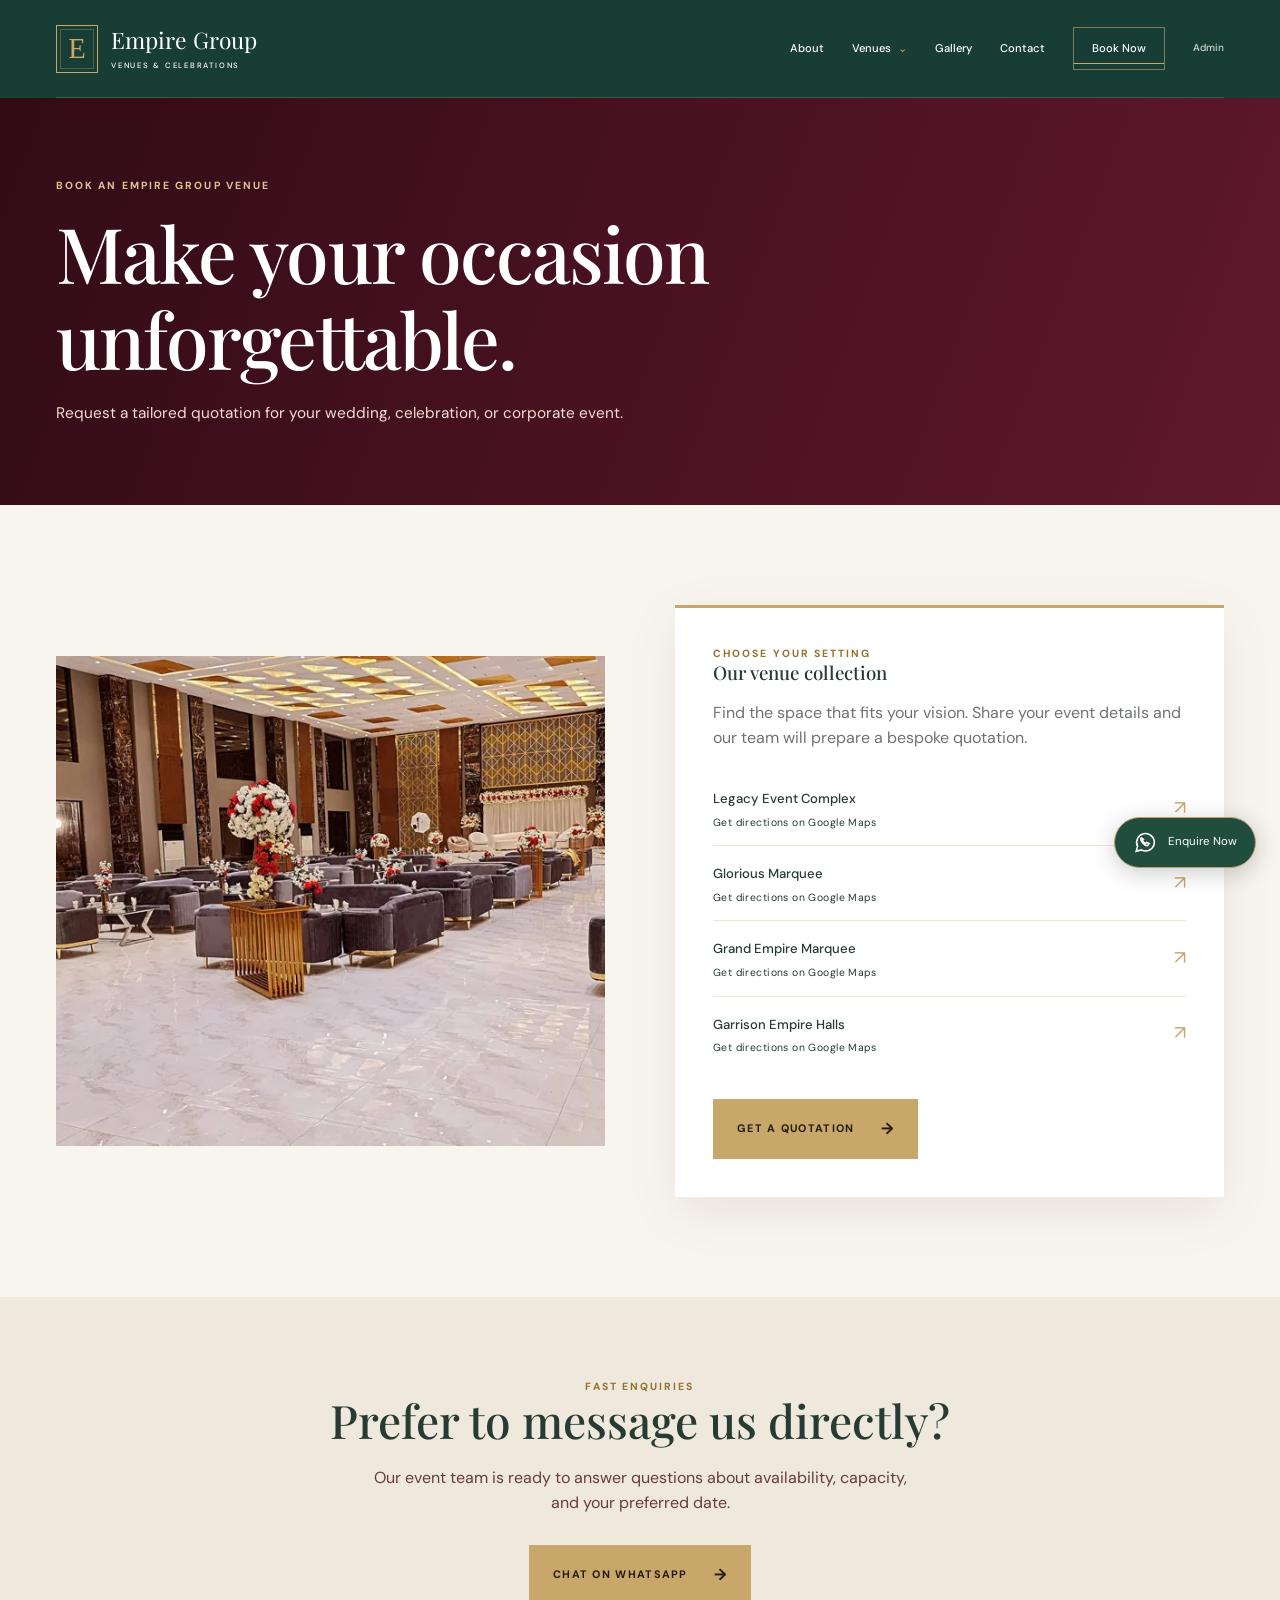
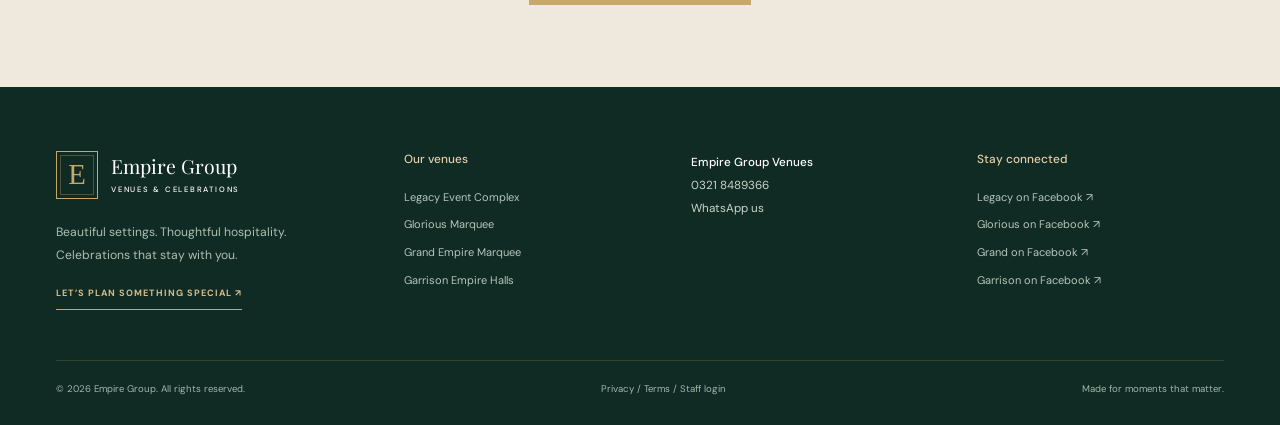
<file: book-now.html>
<!doctype html>
<html lang="en">
<head>
<meta charset="utf-8">
<meta name="viewport" content="width=device-width,initial-scale=1">
<title>Book Now | Empire Group</title>
<link rel="preconnect" href="https://fonts.googleapis.com">
<link rel="preconnect" href="https://fonts.gstatic.com" crossorigin>
<link href="https://fonts.googleapis.com/css2?family=DM+Sans:wght@400;500;600;700&family=Playfair+Display:wght@500;600;700&display=swap" rel="stylesheet">
<link rel="stylesheet" href="styles.css">
<link rel="stylesheet" href="luxury.css">
<script src="site.js" defer>
</script>
<meta name="description" content="Plan your wedding, walima, mehndi or celebration at Empire Group’s premium Lahore venues.">
<meta property="og:type" content="website">
<meta property="og:site_name" content="Empire Group">
<meta property="og:title" content="Book Now | Empire Group">
<meta property="og:description" content="Plan your wedding, walima, mehndi or celebration at Empire Group’s premium Lahore venues.">
<meta property="og:image" content="assets/images/hero/grand-interior-1600.webp">
<meta property="og:image:alt" content="Grand Empire Marquee wedding hall in Lahore">
<meta name="theme-color" content="#173d35">
</head>
<body>
<a class="skip-link" href="#main-content">Skip to content</a>
<header class="site-header">
<nav class="wrap" aria-label="Main navigation">
<a class="brand" href="index.html">
<span class="mark" aria-hidden="true">E</span>
<span>Empire Group<small>VENUES &amp; CELEBRATIONS</small>
</span>
</a>
<button class="menu-toggle" type="button" aria-expanded="false" aria-controls="main-links" aria-label="Open navigation">
<span>
</span>
<span>
</span>
</button>
<div class="links" id="main-links">
<a href="about.html">About</a>
<details class="venue-dropdown">
<summary>Venues</summary>
<div class="venue-dropdown-menu">
<a href="legacy.html">Legacy Event Complex</a>
<a href="glorious.html">Glorious Marquee</a>
<a href="grand-empire.html">Grand Empire Marquee</a>
<a href="garrison.html">Garrison Empire Halls</a>
<a href="index.html#venues">All Venues</a>
</div>
</details>
<a href="gallery.html">Gallery</a>
<a href="contact.html">Contact</a>
<a href="book-now.html" aria-current="page">Book Now</a>
<a href="admin-login.html">Admin</a>
</div>
</nav>
</header>
<main id="main-content">
<section class="page-hero">
<div class="wrap">
<div class="eyebrow">Book an Empire Group venue</div>
<h1>Make your occasion unforgettable.</h1>
<p>Request a tailored quotation for your wedding, celebration, or corporate event.</p>
</div>
</section>
<section>
<div class="wrap two-col">
<img class="editorial-photo" src="assets/images/venues/legacy/475006253_465138843321640_6688428714032718848_n-960.webp" srcset="assets/images/venues/legacy/475006253_465138843321640_6688428714032718848_n-480.webp 480w, assets/images/venues/legacy/475006253_465138843321640_6688428714032718848_n-960.webp 960w, assets/images/venues/legacy/475006253_465138843321640_6688428714032718848_n-1600.webp 1600w" sizes="(max-width: 700px) 100vw, 50vw" width="960" height="540" alt="Legacy Event Complex interior" loading="lazy" decoding="async">
<div class="venue-card">
<div class="eyebrow" style="color:#96702d">Choose your setting</div>
<h3>Our venue collection</h3>
<p>Find the space that fits your vision. Share your event details and our team will prepare a bespoke quotation.</p>
<ul class="location-list">
<li><a href="https://maps.app.goo.gl/MMx3iqmCL4uTL4aq7" target="_blank" rel="noopener" aria-label="Get directions to Legacy Event Complex on Google Maps (opens in a new tab)"><span><strong>Legacy Event Complex</strong><small>Get directions on Google Maps</small></span><span class="location-arrow" aria-hidden="true">↗</span></a></li>
<li><a href="https://maps.app.goo.gl/ikk2hFGtfC9Jtt1B6" target="_blank" rel="noopener" aria-label="Get directions to Glorious Marquee on Google Maps (opens in a new tab)"><span><strong>Glorious Marquee</strong><small>Get directions on Google Maps</small></span><span class="location-arrow" aria-hidden="true">↗</span></a></li>
<li><a href="https://maps.app.goo.gl/4gEoXNssAwV6752S7" target="_blank" rel="noopener" aria-label="Get directions to Grand Empire Marquee on Google Maps (opens in a new tab)"><span><strong>Grand Empire Marquee</strong><small>Get directions on Google Maps</small></span><span class="location-arrow" aria-hidden="true">↗</span></a></li>
<li><a href="https://maps.app.goo.gl/zRaM89ByidCHbEwn8" target="_blank" rel="noopener" aria-label="Get directions to Garrison Empire Halls on Google Maps (opens in a new tab)"><span><strong>Garrison Empire Halls</strong><small>Get directions on Google Maps</small></span><span class="location-arrow" aria-hidden="true">↗</span></a></li>
</ul>
<a class="button" href="contact.html#quote-form">Get a quotation <span>→</span>
</a>
</div>
</div>
</section>
<section class="cta">
<div class="wrap">
<div class="eyebrow" style="color:#96702d">Fast enquiries</div>
<h2>Prefer to message us directly?</h2>
<p>Our event team is ready to answer questions about availability, capacity, and your preferred date.</p>
<a class="button" href="https://wa.me/923218489366?text=Hello%20Empire%20Group%2C%20I%20would%20like%20to%20enquire%20about%20booking%20an%20event.">Chat on WhatsApp <span>→</span>
</a>
</div>
</section>
</main>
<footer>
<div class="wrap">
<div class="footer-main">
<div>
<a class="brand" href="index.html">
<span class="mark" aria-hidden="true">E</span>
<span>Empire Group<small>VENUES &amp; CELEBRATIONS</small>
</span>
</a>
<p>Beautiful settings. Thoughtful hospitality.<br>Celebrations that stay with you.</p>
<a class="text-link" href="https://wa.me/923218489366">Let’s plan something special ↗</a>
</div>
<div class="footer-links">
<h3>Our venues</h3>
<a href="legacy.html">Legacy Event Complex</a>
<a href="glorious.html">Glorious Marquee</a>
<a href="grand-empire.html">Grand Empire Marquee</a>
<a href="garrison.html">Garrison Empire Halls</a>
</div>
<div class="contact">
<strong style="color:white">Empire Group Venues</strong>
<br>
<a href="tel:+923218489366">0321 8489366</a>
<br>
<a href="https://wa.me/923218489366">WhatsApp us</a>
</div>
<div class="footer-links">
<h3>Stay connected</h3>
<a href="https://www.facebook.com/profile.php?id=100094765842459" target="_blank" rel="noopener">Legacy on Facebook ↗</a>
<a href="https://www.facebook.com/profile.php?id=61558022280793" target="_blank" rel="noopener">Glorious on Facebook ↗</a>
<a href="https://www.facebook.com/grandempiremarque" target="_blank" rel="noopener">Grand on Facebook ↗</a>
<a href="https://www.facebook.com/GarrisonEmpire82" target="_blank" rel="noopener">Garrison on Facebook ↗</a>
</div>
</div>
<div class="copyright">
<span>© 2026 Empire Group. All rights reserved.</span>
<span>
<a href="privacy.html">Privacy</a>
<span aria-hidden="true"> / </span>
<a href="terms.html">Terms</a>
<span aria-hidden="true"> / </span>
<a href="admin-login.html">Staff login</a>
</span>
<span>Made for moments that matter.</span>
</div>
</div>
</footer>
<a class="floating-whatsapp" href="https://wa.me/923218489366?text=Hello%20Empire%20Group%2C%20I%20would%20like%20to%20enquire%20about%20an%20event." aria-label="Enquire now on WhatsApp">
<svg viewBox="0 0 24 24" fill="none" stroke="currentColor" stroke-width="1.5" aria-hidden="true">
<path d="M20.5 11.6a8.5 8.5 0 0 1-12.6 7.5L3 20.5l1.4-4.8a8.5 8.5 0 1 1 16.1-4.1Z"/>
<path d="M8 7.5c-2 2 3 8 6 7.5l1.5-2-2.5-1-1 1c-1.3-.6-2.3-1.6-3-3l1-1Z"/>
</svg>
<span>Enquire Now</span>
</a>
</body>
</html>
</file>
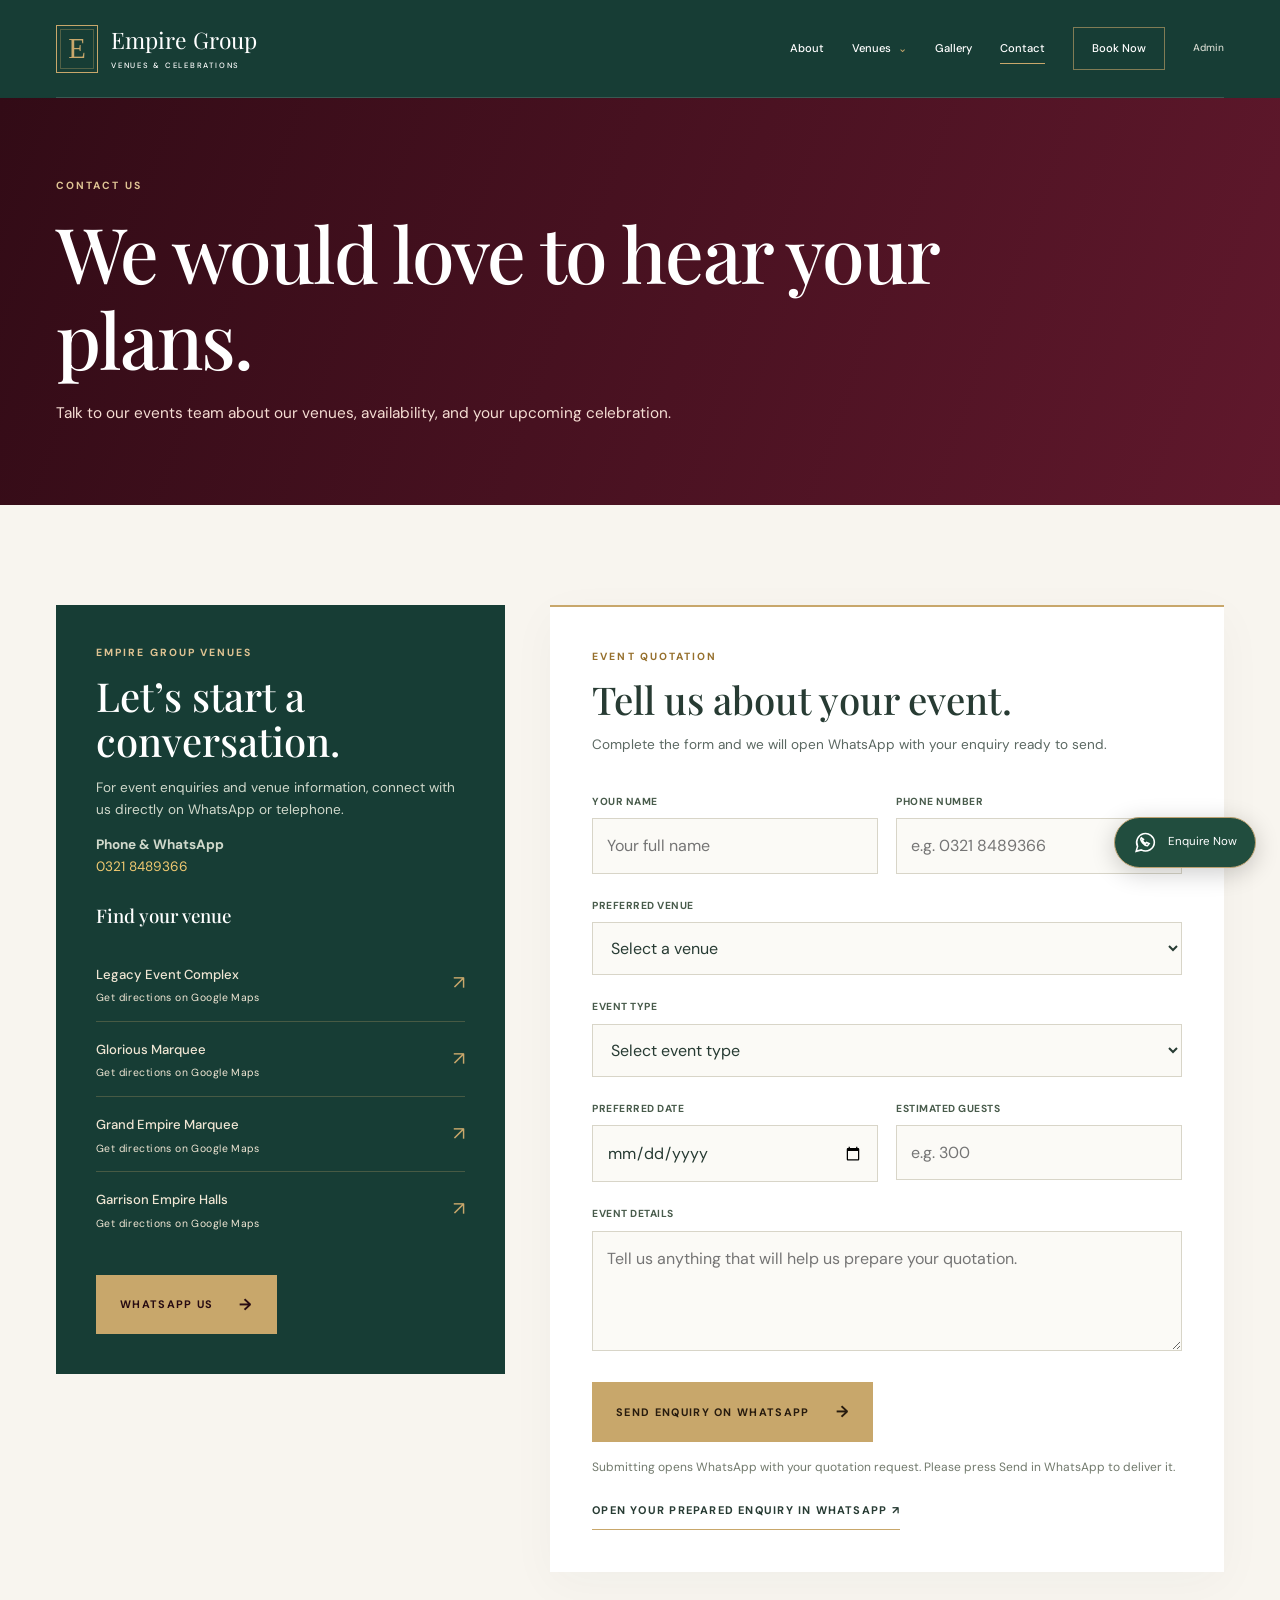
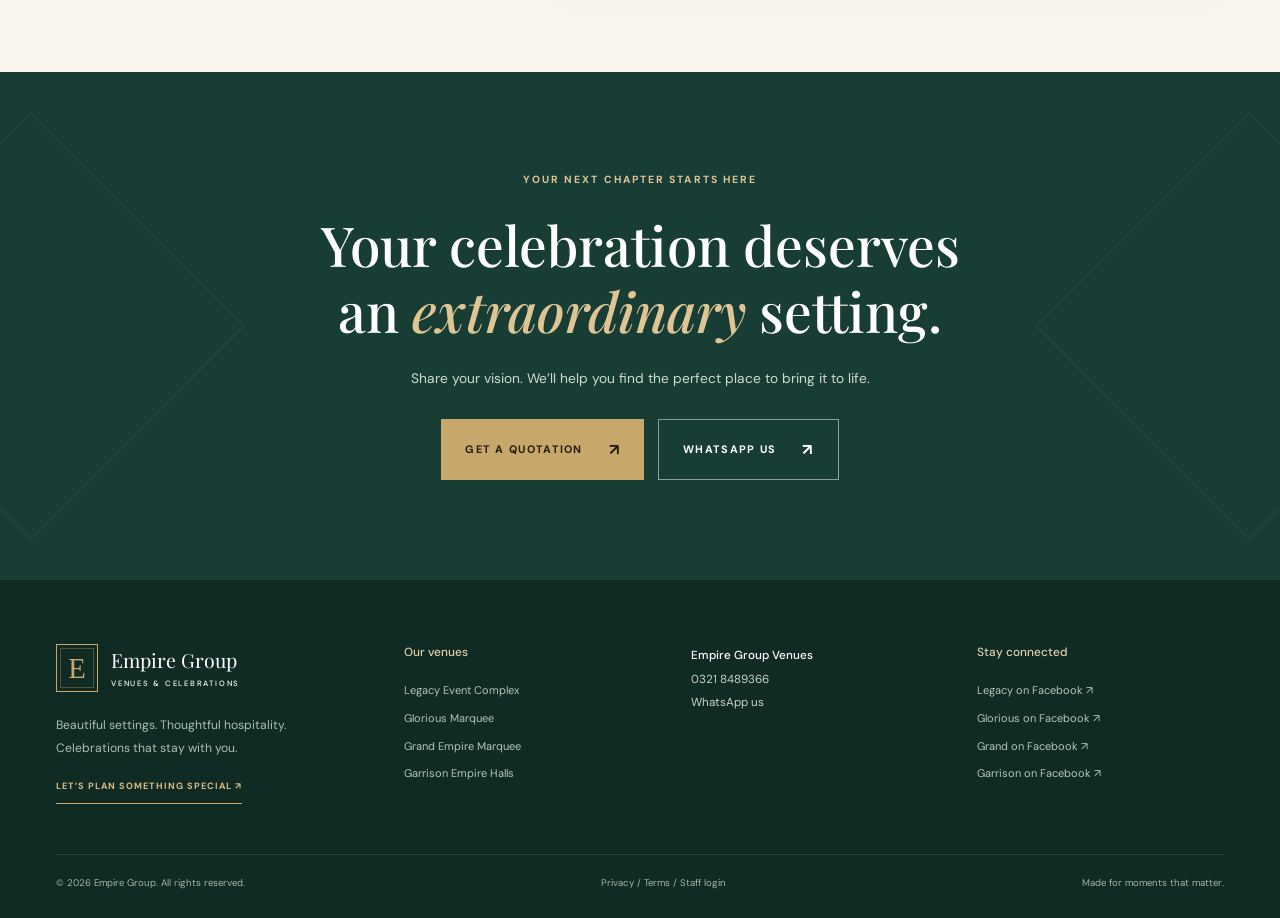
<file: contact.html>
<!DOCTYPE html>
<html lang="en">
<head>
<meta charset="UTF-8">
<meta name="viewport" content="width=device-width,initial-scale=1.0">
<title>Contact | Empire Group</title>
<link rel="preconnect" href="https://fonts.googleapis.com">
<link rel="preconnect" href="https://fonts.gstatic.com" crossorigin>
<link href="https://fonts.googleapis.com/css2?family=DM+Sans:wght@400;500;600;700&family=Playfair+Display:wght@500;600;700&display=swap" rel="stylesheet">
<link rel="stylesheet" href="styles.css">
<link rel="stylesheet" href="luxury.css">
<script src="site.js" defer>
</script>
<meta name="description" content="Request a tailored quotation for your wedding or event at an Empire Group venue in Lahore.">
<meta property="og:type" content="website">
<meta property="og:site_name" content="Empire Group">
<meta property="og:title" content="Contact | Empire Group">
<meta property="og:description" content="Request a tailored quotation for your wedding or event at an Empire Group venue in Lahore.">
<meta property="og:image" content="assets/images/hero/grand-interior-1600.webp">
<meta property="og:image:alt" content="Grand Empire Marquee wedding hall in Lahore">
<meta name="theme-color" content="#173d35">
</head>
<body>
<a class="skip-link" href="#main-content">Skip to content</a>
<header class="site-header">
<nav class="wrap" aria-label="Main navigation">
<a class="brand" href="index.html">
<span class="mark" aria-hidden="true">E</span>
<span>Empire Group<small>VENUES &amp; CELEBRATIONS</small>
</span>
</a>
<button class="menu-toggle" type="button" aria-expanded="false" aria-controls="main-links" aria-label="Open navigation">
<span>
</span>
<span>
</span>
</button>
<div class="links" id="main-links">
<a href="about.html">About</a>
<details class="venue-dropdown">
<summary>Venues</summary>
<div class="venue-dropdown-menu">
<a href="legacy.html">Legacy Event Complex</a>
<a href="glorious.html">Glorious Marquee</a>
<a href="grand-empire.html">Grand Empire Marquee</a>
<a href="garrison.html">Garrison Empire Halls</a>
<a href="index.html#venues">All Venues</a>
</div>
</details>
<a href="gallery.html">Gallery</a>
<a href="contact.html" aria-current="page">Contact</a>
<a href="book-now.html">Book Now</a>
<a href="admin-login.html">Admin</a>
</div>
</nav>
</header>
<main id="main-content">
<section class="page-hero">
<div class="wrap">
<div class="eyebrow">Contact us</div>
<h1>We would love to hear your plans.</h1>
<p>Talk to our events team about our venues, availability, and your upcoming celebration.</p>
</div>
</section>
<section>
<div class="wrap contact-grid">
<aside class="contact-details">
<div class="eyebrow">Empire Group Venues</div>
<h2 style="margin-top:12px">Let’s start a conversation.</h2>
<p>For event enquiries and venue information, connect with us directly on WhatsApp or telephone.</p>
<p>
<strong>Phone & WhatsApp</strong>
<br>
<a href="tel:+923218489366">0321 8489366</a>
</p>
<h3 style="margin-top:28px">Find your venue</h3>
<ul class="location-list">
<li><a href="https://maps.app.goo.gl/MMx3iqmCL4uTL4aq7" target="_blank" rel="noopener" aria-label="Get directions to Legacy Event Complex on Google Maps (opens in a new tab)"><span><strong>Legacy Event Complex</strong><small>Get directions on Google Maps</small></span><span class="location-arrow" aria-hidden="true">↗</span></a></li>
<li><a href="https://maps.app.goo.gl/ikk2hFGtfC9Jtt1B6" target="_blank" rel="noopener" aria-label="Get directions to Glorious Marquee on Google Maps (opens in a new tab)"><span><strong>Glorious Marquee</strong><small>Get directions on Google Maps</small></span><span class="location-arrow" aria-hidden="true">↗</span></a></li>
<li><a href="https://maps.app.goo.gl/4gEoXNssAwV6752S7" target="_blank" rel="noopener" aria-label="Get directions to Grand Empire Marquee on Google Maps (opens in a new tab)"><span><strong>Grand Empire Marquee</strong><small>Get directions on Google Maps</small></span><span class="location-arrow" aria-hidden="true">↗</span></a></li>
<li><a href="https://maps.app.goo.gl/zRaM89ByidCHbEwn8" target="_blank" rel="noopener" aria-label="Get directions to Garrison Empire Halls on Google Maps (opens in a new tab)"><span><strong>Garrison Empire Halls</strong><small>Get directions on Google Maps</small></span><span class="location-arrow" aria-hidden="true">↗</span></a></li>
</ul>
<a class="button" href="https://wa.me/923218489366?text=Hello%20Empire%20Group%2C%20I%20would%20like%20to%20enquire%20about%20an%20event.">WhatsApp us <span>→</span>
</a>
</aside>
<div class="form-card">
<div class="eyebrow" style="color:#96702d">Event quotation</div>
<h2 style="margin-top:12px">Tell us about your event.</h2>
<p style="color:#5b6862">Complete the form and we will open WhatsApp with your enquiry ready to send.</p>
<form id="quote-form">
<div class="form-row">
<div>
<label for="name">Your name</label>
<input id="name" name="name" autocomplete="name" required maxlength="120" placeholder="Your full name">
</div>
<div>
<label for="phone">Phone number</label>
<input id="phone" name="phone" type="tel" autocomplete="tel" required maxlength="40" placeholder="e.g. 0321 8489366" aria-describedby="quote-status">
</div>
</div>
<label for="venue">Preferred venue</label>
<select id="venue" required>
<option value="" disabled selected>Select a venue</option>
<option>Legacy Event Complex</option>
<option>Glorious Marquee</option>
<option>Grand Empire Marquee</option>
<option>Garrison Empire Halls</option>
</select>
<label for="type">Event type</label>
<select id="type" required>
<option value="" disabled selected>Select event type</option>
<option>Wedding</option>
<option>Mehndi / Barat / Walima</option>
<option>Corporate event</option>
<option>Birthday or private celebration</option>
<option>Other</option>
</select>
<div class="form-row">
<div>
<label for="date">Preferred date</label>
<input id="date" type="date">
</div>
<div>
<label for="guests">Estimated guests</label>
<input id="guests" type="number" min="1" step="1" placeholder="e.g. 300">
</div>
</div>
<label for="details">Event details</label>
<textarea id="details" maxlength="2000" placeholder="Tell us anything that will help us prepare your quotation.">
</textarea>
<button class="button" type="submit" style="margin-top:24px">Send enquiry on WhatsApp <span>→</span>
</button>
<p class="form-note">Submitting opens WhatsApp with your quotation request. Please press Send in WhatsApp to deliver it.</p>
<p id="quote-status" class="form-feedback" role="status" aria-live="polite">
</p>
<a id="quote-fallback" class="text-link" hidden target="_blank" rel="noopener">Open your prepared enquiry in WhatsApp ↗</a>
</form>
</div>
</div>
</section>
<section class="booking-cta">
<div class="wrap">
<div class="eyebrow">YOUR NEXT CHAPTER STARTS HERE</div>
<h2>Your celebration deserves<br>an <em>extraordinary</em> setting.</h2>
<p>Share your vision. We’ll help you find the perfect place to bring it to life.</p>
<div class="button-row">
<a class="button" href="contact.html#quote-form">Get a quotation <span>↗</span>
</a>
<a class="button button-outline" href="https://wa.me/923218489366">WhatsApp us <span>↗</span>
</a>
</div>
</div>
</section>
</main>
<footer>
<div class="wrap">
<div class="footer-main">
<div>
<a class="brand" href="index.html">
<span class="mark" aria-hidden="true">E</span>
<span>Empire Group<small>VENUES &amp; CELEBRATIONS</small>
</span>
</a>
<p>Beautiful settings. Thoughtful hospitality.<br>Celebrations that stay with you.</p>
<a class="text-link" href="https://wa.me/923218489366">Let’s plan something special ↗</a>
</div>
<div class="footer-links">
<h3>Our venues</h3>
<a href="legacy.html">Legacy Event Complex</a>
<a href="glorious.html">Glorious Marquee</a>
<a href="grand-empire.html">Grand Empire Marquee</a>
<a href="garrison.html">Garrison Empire Halls</a>
</div>
<div class="contact">
<strong style="color:white">Empire Group Venues</strong>
<br>
<a href="tel:+923218489366">0321 8489366</a>
<br>
<a href="https://wa.me/923218489366">WhatsApp us</a>
</div>
<div class="footer-links">
<h3>Stay connected</h3>
<a href="https://www.facebook.com/profile.php?id=100094765842459" target="_blank" rel="noopener">Legacy on Facebook ↗</a>
<a href="https://www.facebook.com/profile.php?id=61558022280793" target="_blank" rel="noopener">Glorious on Facebook ↗</a>
<a href="https://www.facebook.com/grandempiremarque" target="_blank" rel="noopener">Grand on Facebook ↗</a>
<a href="https://www.facebook.com/GarrisonEmpire82" target="_blank" rel="noopener">Garrison on Facebook ↗</a>
</div>
</div>
<div class="copyright">
<span>© 2026 Empire Group. All rights reserved.</span>
<span>
<a href="privacy.html">Privacy</a>
<span aria-hidden="true"> / </span>
<a href="terms.html">Terms</a>
<span aria-hidden="true"> / </span>
<a href="admin-login.html">Staff login</a>
</span>
<span>Made for moments that matter.</span>
</div>
</div>
</footer>
<a class="floating-whatsapp" href="https://wa.me/923218489366?text=Hello%20Empire%20Group%2C%20I%20would%20like%20to%20enquire%20about%20an%20event." aria-label="Enquire now on WhatsApp">
<svg viewBox="0 0 24 24" fill="none" stroke="currentColor" stroke-width="1.5" aria-hidden="true">
<path d="M20.5 11.6a8.5 8.5 0 0 1-12.6 7.5L3 20.5l1.4-4.8a8.5 8.5 0 1 1 16.1-4.1Z"/>
<path d="M8 7.5c-2 2 3 8 6 7.5l1.5-2-2.5-1-1 1c-1.3-.6-2.3-1.6-3-3l1-1Z"/>
</svg>
<span>Enquire Now</span>
</a>
</body>
</html>
</file>
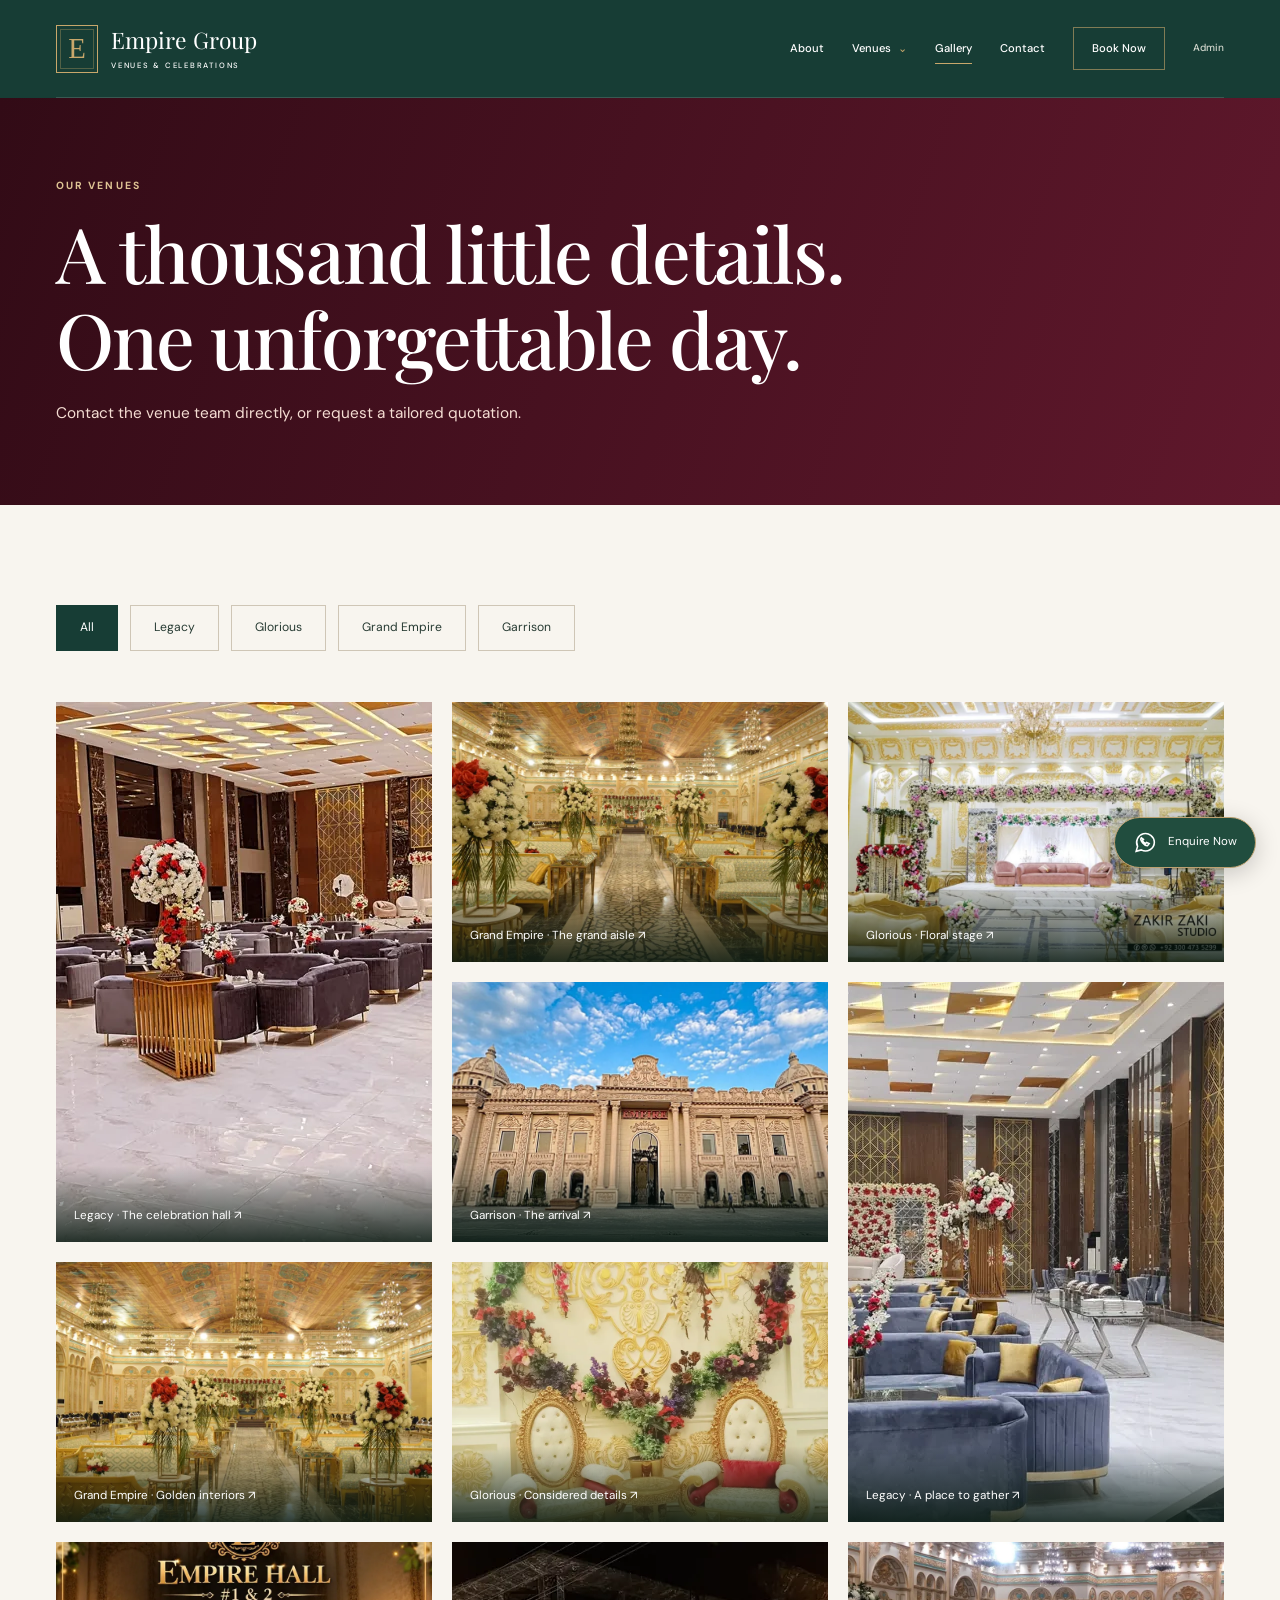
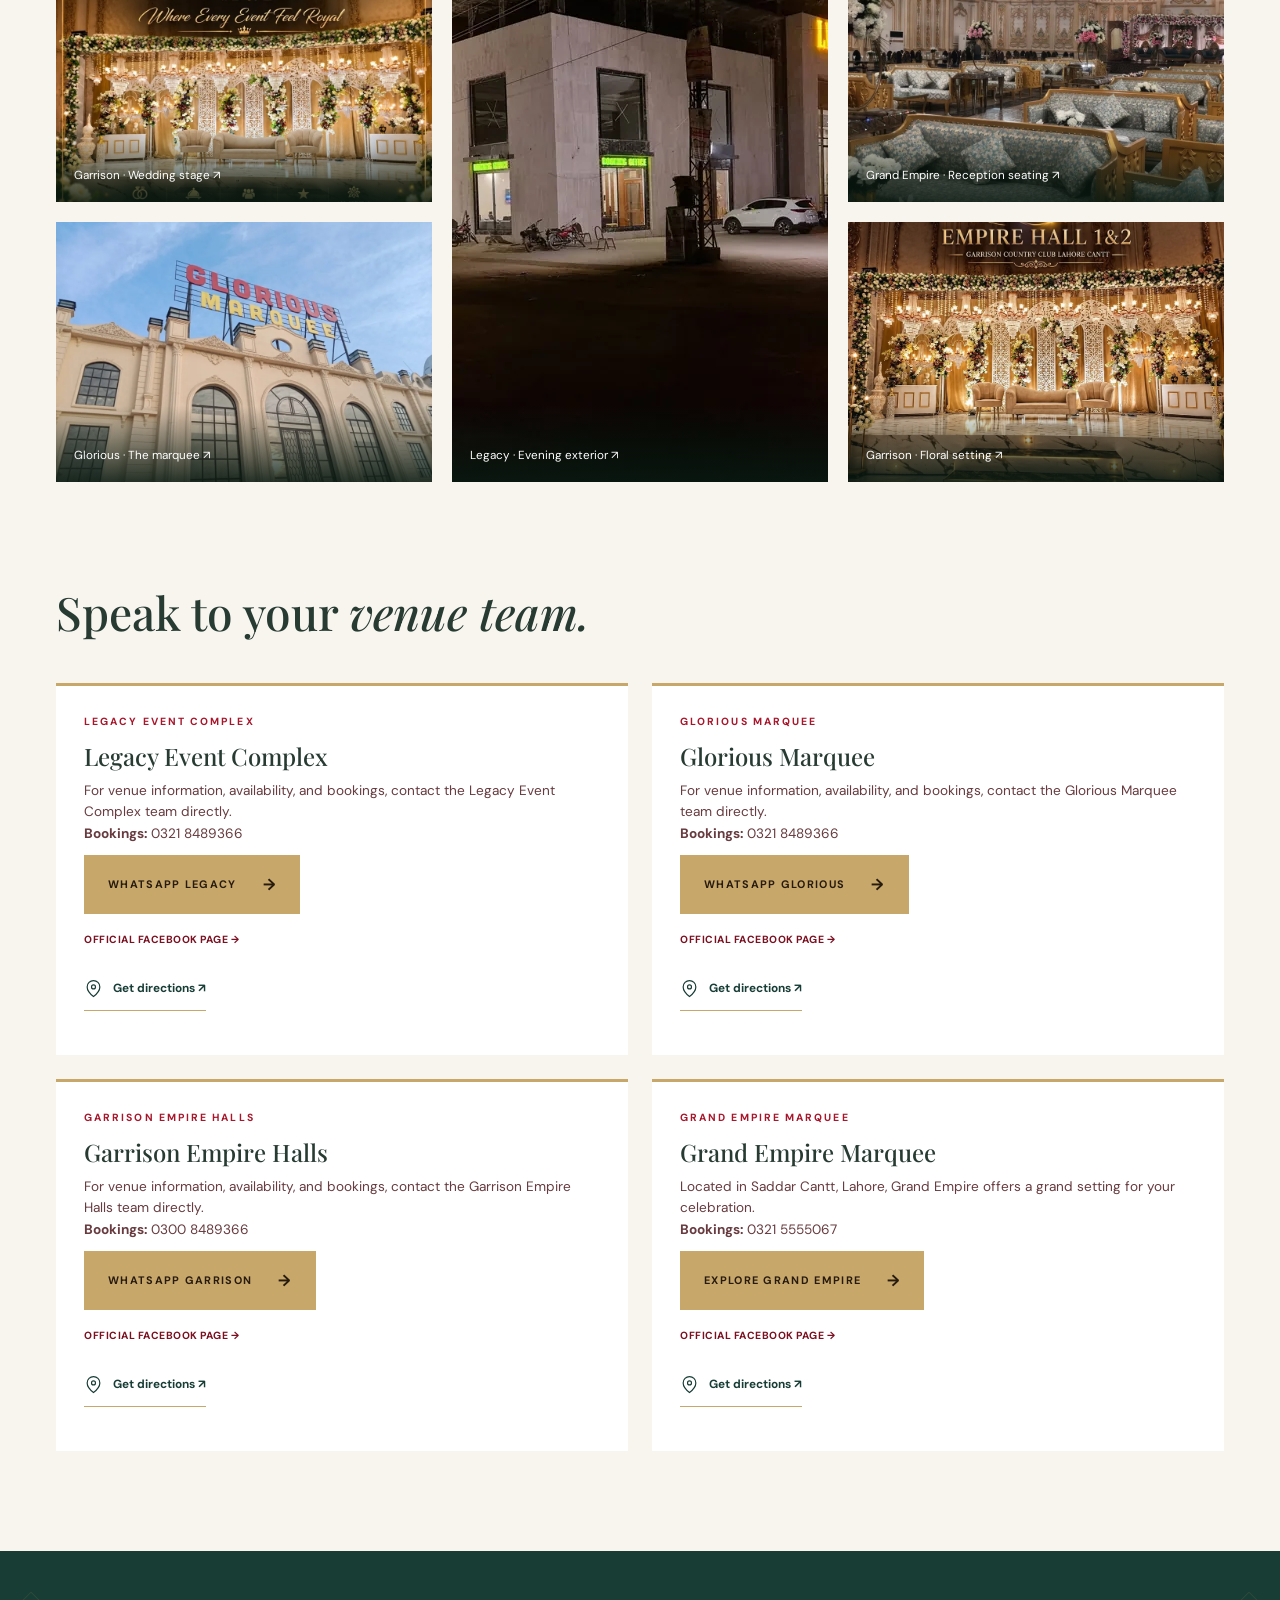
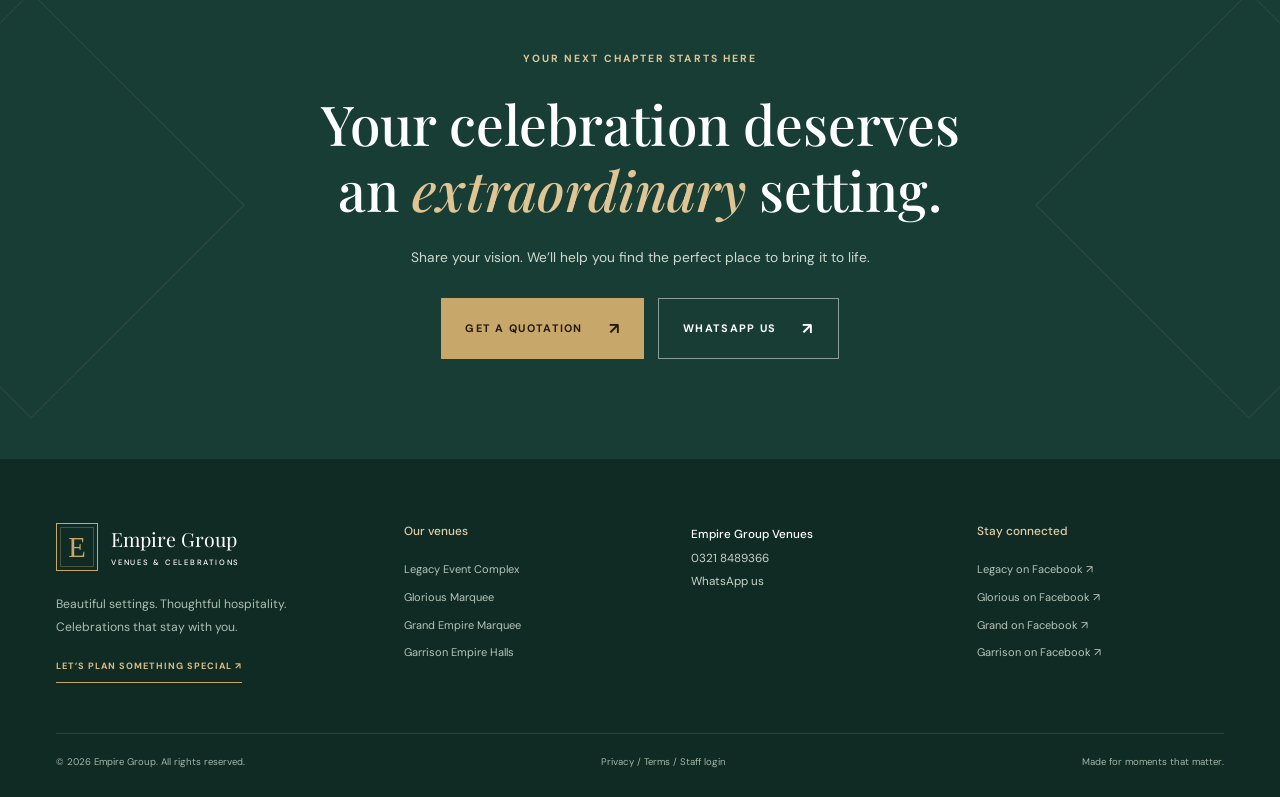
<file: gallery.html>
<!doctype html>
<html lang="en">
<head>
<meta charset="utf-8">
<meta name="viewport" content="width=device-width,initial-scale=1">
<title>Wedding Venue Gallery | Empire Group Lahore</title>
<link rel="preconnect" href="https://fonts.googleapis.com">
<link rel="preconnect" href="https://fonts.gstatic.com" crossorigin>
<link href="https://fonts.googleapis.com/css2?family=DM+Sans:wght@400;500;600;700&family=Playfair+Display:wght@500;600;700&display=swap" rel="stylesheet">
<link rel="stylesheet" href="styles.css">
<link rel="stylesheet" href="luxury.css">
<script src="site.js" defer>
</script>
<meta name="description" content="Explore real photographs of Legacy, Glorious, Grand Empire and Garrison wedding venues in Lahore.">
<meta property="og:type" content="website">
<meta property="og:site_name" content="Empire Group">
<meta property="og:title" content="Wedding Venue Gallery | Empire Group Lahore">
<meta property="og:description" content="Explore real photographs of Legacy, Glorious, Grand Empire and Garrison wedding venues in Lahore.">
<meta property="og:image" content="assets/images/hero/grand-interior-1600.webp">
<meta property="og:image:alt" content="Grand Empire Marquee wedding hall in Lahore">
<meta name="theme-color" content="#173d35">
</head>
<body>
<a class="skip-link" href="#main-content">Skip to content</a>
<header class="site-header">
<nav class="wrap" aria-label="Main navigation">
<a class="brand" href="index.html">
<span class="mark" aria-hidden="true">E</span>
<span>Empire Group<small>VENUES &amp; CELEBRATIONS</small>
</span>
</a>
<button class="menu-toggle" type="button" aria-expanded="false" aria-controls="main-links" aria-label="Open navigation">
<span>
</span>
<span>
</span>
</button>
<div class="links" id="main-links">
<a href="about.html">About</a>
<details class="venue-dropdown">
<summary>Venues</summary>
<div class="venue-dropdown-menu">
<a href="legacy.html">Legacy Event Complex</a>
<a href="glorious.html">Glorious Marquee</a>
<a href="grand-empire.html">Grand Empire Marquee</a>
<a href="garrison.html">Garrison Empire Halls</a>
<a href="index.html#venues">All Venues</a>
</div>
</details>
<a href="gallery.html" aria-current="page">Gallery</a>
<a href="contact.html">Contact</a>
<a href="book-now.html">Book Now</a>
<a href="admin-login.html">Admin</a>
</div>
</nav>
</header>
<main id="main-content">
<section class="page-hero">
<div class="wrap">
<div class="eyebrow">Our venues</div>
<h1>A thousand little details.<br>One unforgettable day.</h1>
<p>Contact the venue team directly, or request a tailored quotation.</p>
</div>
</section>
<section>
<div class="wrap">
<div class="gallery-filters" role="group" aria-label="Filter gallery">
<button type="button" data-filter="all" aria-pressed="true">All</button>
<button type="button" data-filter="legacy" aria-pressed="false">Legacy</button>
<button type="button" data-filter="glorious" aria-pressed="false">Glorious</button>
<button type="button" data-filter="grand-empire" aria-pressed="false">Grand Empire</button>
<button type="button" data-filter="garrison" aria-pressed="false">Garrison</button>
</div>
<p class="gallery-status" role="status">
</p>
<div class="masonry-gallery">
<a class="gallery-item" href="assets/images/venues/legacy/475006253_465138843321640_6688428714032718848_n-1600.webp" data-lightbox data-category="legacy">
<img class="" src="assets/images/venues/legacy/475006253_465138843321640_6688428714032718848_n-960.webp" srcset="assets/images/venues/legacy/475006253_465138843321640_6688428714032718848_n-480.webp 480w, assets/images/venues/legacy/475006253_465138843321640_6688428714032718848_n-960.webp 960w, assets/images/venues/legacy/475006253_465138843321640_6688428714032718848_n-1600.webp 1600w" sizes="(max-width: 700px) 100vw, 50vw" width="960" height="540" alt="Legacy · The celebration hall" loading="lazy" decoding="async">
<span>Legacy · The celebration hall ↗</span>
</a>
<a class="gallery-item" href="assets/images/venues/grand-empire/477582390_645963661204448_5271407835899268665_n-1600.webp" data-lightbox data-category="grand-empire">
<img class="" src="assets/images/venues/grand-empire/477582390_645963661204448_5271407835899268665_n-960.webp" srcset="assets/images/venues/grand-empire/477582390_645963661204448_5271407835899268665_n-480.webp 480w, assets/images/venues/grand-empire/477582390_645963661204448_5271407835899268665_n-960.webp 960w, assets/images/venues/grand-empire/477582390_645963661204448_5271407835899268665_n-1600.webp 1600w" sizes="(max-width: 700px) 100vw, 50vw" width="960" height="640" alt="Grand Empire · The grand aisle" loading="lazy" decoding="async">
<span>Grand Empire · The grand aisle ↗</span>
</a>
<a class="gallery-item" href="assets/images/venues/glorious/471427902_122162412218267409_1636286608172820459_n-1600.webp" data-lightbox data-category="glorious">
<img class="" src="assets/images/venues/glorious/471427902_122162412218267409_1636286608172820459_n-960.webp" srcset="assets/images/venues/glorious/471427902_122162412218267409_1636286608172820459_n-480.webp 480w, assets/images/venues/glorious/471427902_122162412218267409_1636286608172820459_n-960.webp 960w, assets/images/venues/glorious/471427902_122162412218267409_1636286608172820459_n-1600.webp 1280w" sizes="(max-width: 700px) 100vw, 50vw" width="960" height="640" alt="Glorious · Floral stage" loading="lazy" decoding="async">
<span>Glorious · Floral stage ↗</span>
</a>
<a class="gallery-item" href="assets/images/venues/garrison/672226453_122107869902880308_6173014880463577860_n-1600.webp" data-lightbox data-category="garrison">
<img class="" src="assets/images/venues/garrison/672226453_122107869902880308_6173014880463577860_n-960.webp" srcset="assets/images/venues/garrison/672226453_122107869902880308_6173014880463577860_n-480.webp 480w, assets/images/venues/garrison/672226453_122107869902880308_6173014880463577860_n-960.webp 960w, assets/images/venues/garrison/672226453_122107869902880308_6173014880463577860_n-1600.webp 1600w" sizes="(max-width: 700px) 100vw, 50vw" width="960" height="524" alt="Garrison · The arrival" loading="lazy" decoding="async">
<span>Garrison · The arrival ↗</span>
</a>
<a class="gallery-item" href="assets/images/venues/legacy/475118490_465144453321079_1157794109577694652_n-1600.webp" data-lightbox data-category="legacy">
<img class="" src="assets/images/venues/legacy/475118490_465144453321079_1157794109577694652_n-960.webp" srcset="assets/images/venues/legacy/475118490_465144453321079_1157794109577694652_n-480.webp 480w, assets/images/venues/legacy/475118490_465144453321079_1157794109577694652_n-960.webp 960w, assets/images/venues/legacy/475118490_465144453321079_1157794109577694652_n-1600.webp 1600w" sizes="(max-width: 700px) 100vw, 50vw" width="960" height="540" alt="Legacy · A place to gather" loading="lazy" decoding="async">
<span>Legacy · A place to gather ↗</span>
</a>
<a class="gallery-item" href="assets/images/venues/grand-empire/interior-1600.webp" data-lightbox data-category="grand-empire">
<img class="" src="assets/images/venues/grand-empire/interior-960.webp" srcset="assets/images/venues/grand-empire/interior-480.webp 480w, assets/images/venues/grand-empire/interior-960.webp 960w, assets/images/venues/grand-empire/interior-1600.webp 1600w" sizes="(max-width: 700px) 100vw, 50vw" width="960" height="640" alt="Grand Empire · Golden interiors" loading="lazy" decoding="async">
<span>Grand Empire · Golden interiors ↗</span>
</a>
<a class="gallery-item" href="assets/images/venues/glorious/471203050_122162392400267409_1897159556696915357_n-1600.webp" data-lightbox data-category="glorious">
<img class="" src="assets/images/venues/glorious/471203050_122162392400267409_1897159556696915357_n-960.webp" srcset="assets/images/venues/glorious/471203050_122162392400267409_1897159556696915357_n-480.webp 480w, assets/images/venues/glorious/471203050_122162392400267409_1897159556696915357_n-960.webp 960w, assets/images/venues/glorious/471203050_122162392400267409_1897159556696915357_n-1600.webp 1152w" sizes="(max-width: 700px) 100vw, 50vw" width="960" height="1280" alt="Glorious · Considered details" loading="lazy" decoding="async">
<span>Glorious · Considered details ↗</span>
</a>
<a class="gallery-item" href="assets/images/venues/garrison/798182454_122130092936774273_3797514131534654515_n-1600.webp" data-lightbox data-category="garrison">
<img class="" src="assets/images/venues/garrison/798182454_122130092936774273_3797514131534654515_n-960.webp" srcset="assets/images/venues/garrison/798182454_122130092936774273_3797514131534654515_n-480.webp 480w, assets/images/venues/garrison/798182454_122130092936774273_3797514131534654515_n-960.webp 960w, assets/images/venues/garrison/798182454_122130092936774273_3797514131534654515_n-1600.webp 1254w" sizes="(max-width: 700px) 100vw, 50vw" width="960" height="960" alt="Garrison · Wedding stage" loading="lazy" decoding="async">
<span>Garrison · Wedding stage ↗</span>
</a>
<a class="gallery-item" href="assets/images/venues/legacy/474471933_459510587217799_6899282434765300313_n-1600.webp" data-lightbox data-category="legacy">
<img class="" src="assets/images/venues/legacy/474471933_459510587217799_6899282434765300313_n-960.webp" srcset="assets/images/venues/legacy/474471933_459510587217799_6899282434765300313_n-480.webp 480w, assets/images/venues/legacy/474471933_459510587217799_6899282434765300313_n-960.webp 960w, assets/images/venues/legacy/474471933_459510587217799_6899282434765300313_n-1600.webp 1600w" sizes="(max-width: 700px) 100vw, 50vw" width="960" height="540" alt="Legacy · Evening exterior" loading="lazy" decoding="async">
<span>Legacy · Evening exterior ↗</span>
</a>
<a class="gallery-item" href="assets/images/venues/grand-empire/476670841_645966584537489_7552537761499896708_n-1600.webp" data-lightbox data-category="grand-empire">
<img class="" src="assets/images/venues/grand-empire/476670841_645966584537489_7552537761499896708_n-960.webp" srcset="assets/images/venues/grand-empire/476670841_645966584537489_7552537761499896708_n-480.webp 480w, assets/images/venues/grand-empire/476670841_645966584537489_7552537761499896708_n-960.webp 960w, assets/images/venues/grand-empire/476670841_645966584537489_7552537761499896708_n-1600.webp 1024w" sizes="(max-width: 700px) 100vw, 50vw" width="960" height="720" alt="Grand Empire · Reception seating" loading="lazy" decoding="async">
<span>Grand Empire · Reception seating ↗</span>
</a>
<a class="gallery-item" href="assets/images/venues/glorious/473285075_122166806972267409_7080215392851097761_n-1600.webp" data-lightbox data-category="glorious">
<img class="" src="assets/images/venues/glorious/473285075_122166806972267409_7080215392851097761_n-960.webp" srcset="assets/images/venues/glorious/473285075_122166806972267409_7080215392851097761_n-480.webp 480w, assets/images/venues/glorious/473285075_122166806972267409_7080215392851097761_n-960.webp 960w, assets/images/venues/glorious/473285075_122166806972267409_7080215392851097761_n-1600.webp 1040w" sizes="(max-width: 700px) 100vw, 50vw" width="960" height="720" alt="Glorious · The marquee" loading="lazy" decoding="async">
<span>Glorious · The marquee ↗</span>
</a>
<a class="gallery-item" href="assets/images/venues/garrison/786242372_122128199600774273_8893642633990327545_n-1600.webp" data-lightbox data-category="garrison">
<img class="" src="assets/images/venues/garrison/786242372_122128199600774273_8893642633990327545_n-960.webp" srcset="assets/images/venues/garrison/786242372_122128199600774273_8893642633990327545_n-480.webp 480w, assets/images/venues/garrison/786242372_122128199600774273_8893642633990327545_n-960.webp 960w, assets/images/venues/garrison/786242372_122128199600774273_8893642633990327545_n-1600.webp 1214w" sizes="(max-width: 700px) 100vw, 50vw" width="960" height="1024" alt="Garrison · Floral setting" loading="lazy" decoding="async">
<span>Garrison · Floral setting ↗</span>
</a>
</div>
<div class="section-head venue-directory-heading">
<h2>Speak to your <em>venue team.</em>
</h2>
</div>
<div class="venue-gallery">
<article class="video-card">
<div class="eyebrow" style="color:#a8162b">Legacy Event Complex</div>
<h3 style="margin-top:12px">Legacy Event Complex</h3>
<p>For venue information, availability, and bookings, contact the Legacy Event Complex team directly.</p>
<p>
<strong>Bookings:</strong>
<a href="tel:+923218489366">0321 8489366</a>
</p>
<a class="button" href="https://wa.me/923218489366?text=Hello%20Legacy%20Event%20Complex%2C%20I%20would%20like%20a%20quotation.">WhatsApp Legacy <span>→</span>
</a>
<br>
<a class="source-link" href="https://www.facebook.com/profile.php?id=100094765842459" target="_blank" rel="noopener">Official Facebook page →</a>
<a class="venue-directions" href="https://maps.app.goo.gl/MMx3iqmCL4uTL4aq7" target="_blank" rel="noopener" aria-label="Get directions to Legacy Event Complex on Google Maps (opens in a new tab)"><svg viewBox="0 0 24 24" fill="none" stroke="currentColor" stroke-width="1.5" aria-hidden="true"><path d="M20 10c0 6-8 12-8 12S4 16 4 10a8 8 0 1 1 16 0Z"/><circle cx="12" cy="10" r="2.5"/></svg><span>Get directions <span aria-hidden="true">↗</span></span></a>
</article>
<article class="video-card">
<div class="eyebrow" style="color:#a8162b">Glorious Marquee</div>
<h3 style="margin-top:12px">Glorious Marquee</h3>
<p>For venue information, availability, and bookings, contact the Glorious Marquee team directly.</p>
<p>
<strong>Bookings:</strong>
<a href="tel:+923218489366">0321 8489366</a>
</p>
<a class="button" href="https://wa.me/923218489366?text=Hello%20Glorious%20Marquee%2C%20I%20would%20like%20a%20quotation.">WhatsApp Glorious <span>→</span>
</a>
<br>
<a class="source-link" href="https://www.facebook.com/profile.php?id=61558022280793" target="_blank" rel="noopener">Official Facebook page →</a>
<a class="venue-directions" href="https://maps.app.goo.gl/ikk2hFGtfC9Jtt1B6" target="_blank" rel="noopener" aria-label="Get directions to Glorious Marquee on Google Maps (opens in a new tab)"><svg viewBox="0 0 24 24" fill="none" stroke="currentColor" stroke-width="1.5" aria-hidden="true"><path d="M20 10c0 6-8 12-8 12S4 16 4 10a8 8 0 1 1 16 0Z"/><circle cx="12" cy="10" r="2.5"/></svg><span>Get directions <span aria-hidden="true">↗</span></span></a>
</article>
<article class="video-card">
<div class="eyebrow" style="color:#a8162b">Garrison Empire Halls</div>
<h3 style="margin-top:12px">Garrison Empire Halls</h3>
<p>For venue information, availability, and bookings, contact the Garrison Empire Halls team directly.</p>
<p>
<strong>Bookings:</strong>
<a href="tel:+923008489366">0300 8489366</a>
</p>
<a class="button" href="https://wa.me/923008489366?text=Hello%20Garrison%20Empire%20Halls%2C%20I%20would%20like%20a%20quotation.">WhatsApp Garrison <span>→</span>
</a>
<br>
<a class="source-link" href="https://www.facebook.com/GarrisonEmpire82" target="_blank" rel="noopener">Official Facebook page →</a>
<a class="venue-directions" href="https://maps.app.goo.gl/zRaM89ByidCHbEwn8" target="_blank" rel="noopener" aria-label="Get directions to Garrison Empire Halls on Google Maps (opens in a new tab)"><svg viewBox="0 0 24 24" fill="none" stroke="currentColor" stroke-width="1.5" aria-hidden="true"><path d="M20 10c0 6-8 12-8 12S4 16 4 10a8 8 0 1 1 16 0Z"/><circle cx="12" cy="10" r="2.5"/></svg><span>Get directions <span aria-hidden="true">↗</span></span></a>
</article>
<article class="video-card">
<div class="eyebrow" style="color:#a8162b">Grand Empire Marquee</div>
<h3 style="margin-top:12px">Grand Empire Marquee</h3>
<p>Located in Saddar Cantt, Lahore, Grand Empire offers a grand setting for your celebration.</p>
<p>
<strong>Bookings:</strong>
<a href="tel:+923215555067">0321 5555067</a>
</p>
<a class="button" href="grand-empire.html">Explore Grand Empire <span>→</span>
</a>
<br>
<a class="source-link" href="https://www.facebook.com/grandempiremarque" target="_blank" rel="noopener">Official Facebook page →</a>
<a class="venue-directions" href="https://maps.app.goo.gl/4gEoXNssAwV6752S7" target="_blank" rel="noopener" aria-label="Get directions to Grand Empire Marquee on Google Maps (opens in a new tab)"><svg viewBox="0 0 24 24" fill="none" stroke="currentColor" stroke-width="1.5" aria-hidden="true"><path d="M20 10c0 6-8 12-8 12S4 16 4 10a8 8 0 1 1 16 0Z"/><circle cx="12" cy="10" r="2.5"/></svg><span>Get directions <span aria-hidden="true">↗</span></span></a>
</article>
</div>
</div>
</section>
<section class="booking-cta">
<div class="wrap">
<div class="eyebrow">YOUR NEXT CHAPTER STARTS HERE</div>
<h2>Your celebration deserves<br>an <em>extraordinary</em> setting.</h2>
<p>Share your vision. We’ll help you find the perfect place to bring it to life.</p>
<div class="button-row">
<a class="button" href="contact.html#quote-form">Get a quotation <span>↗</span>
</a>
<a class="button button-outline" href="https://wa.me/923218489366">WhatsApp us <span>↗</span>
</a>
</div>
</div>
</section>
</main>
<footer>
<div class="wrap">
<div class="footer-main">
<div>
<a class="brand" href="index.html">
<span class="mark" aria-hidden="true">E</span>
<span>Empire Group<small>VENUES &amp; CELEBRATIONS</small>
</span>
</a>
<p>Beautiful settings. Thoughtful hospitality.<br>Celebrations that stay with you.</p>
<a class="text-link" href="https://wa.me/923218489366">Let’s plan something special ↗</a>
</div>
<div class="footer-links">
<h3>Our venues</h3>
<a href="legacy.html">Legacy Event Complex</a>
<a href="glorious.html">Glorious Marquee</a>
<a href="grand-empire.html">Grand Empire Marquee</a>
<a href="garrison.html">Garrison Empire Halls</a>
</div>
<div class="contact">
<strong style="color:white">Empire Group Venues</strong>
<br>
<a href="tel:+923218489366">0321 8489366</a>
<br>
<a href="https://wa.me/923218489366">WhatsApp us</a>
</div>
<div class="footer-links">
<h3>Stay connected</h3>
<a href="https://www.facebook.com/profile.php?id=100094765842459" target="_blank" rel="noopener">Legacy on Facebook ↗</a>
<a href="https://www.facebook.com/profile.php?id=61558022280793" target="_blank" rel="noopener">Glorious on Facebook ↗</a>
<a href="https://www.facebook.com/grandempiremarque" target="_blank" rel="noopener">Grand on Facebook ↗</a>
<a href="https://www.facebook.com/GarrisonEmpire82" target="_blank" rel="noopener">Garrison on Facebook ↗</a>
</div>
</div>
<div class="copyright">
<span>© 2026 Empire Group. All rights reserved.</span>
<span>
<a href="privacy.html">Privacy</a>
<span aria-hidden="true"> / </span>
<a href="terms.html">Terms</a>
<span aria-hidden="true"> / </span>
<a href="admin-login.html">Staff login</a>
</span>
<span>Made for moments that matter.</span>
</div>
</div>
</footer>
<a class="floating-whatsapp" href="https://wa.me/923218489366?text=Hello%20Empire%20Group%2C%20I%20would%20like%20to%20enquire%20about%20an%20event." aria-label="Enquire now on WhatsApp">
<svg viewBox="0 0 24 24" fill="none" stroke="currentColor" stroke-width="1.5" aria-hidden="true">
<path d="M20.5 11.6a8.5 8.5 0 0 1-12.6 7.5L3 20.5l1.4-4.8a8.5 8.5 0 1 1 16.1-4.1Z"/>
<path d="M8 7.5c-2 2 3 8 6 7.5l1.5-2-2.5-1-1 1c-1.3-.6-2.3-1.6-3-3l1-1Z"/>
</svg>
<span>Enquire Now</span>
</a>
</body>
</html>
</file>
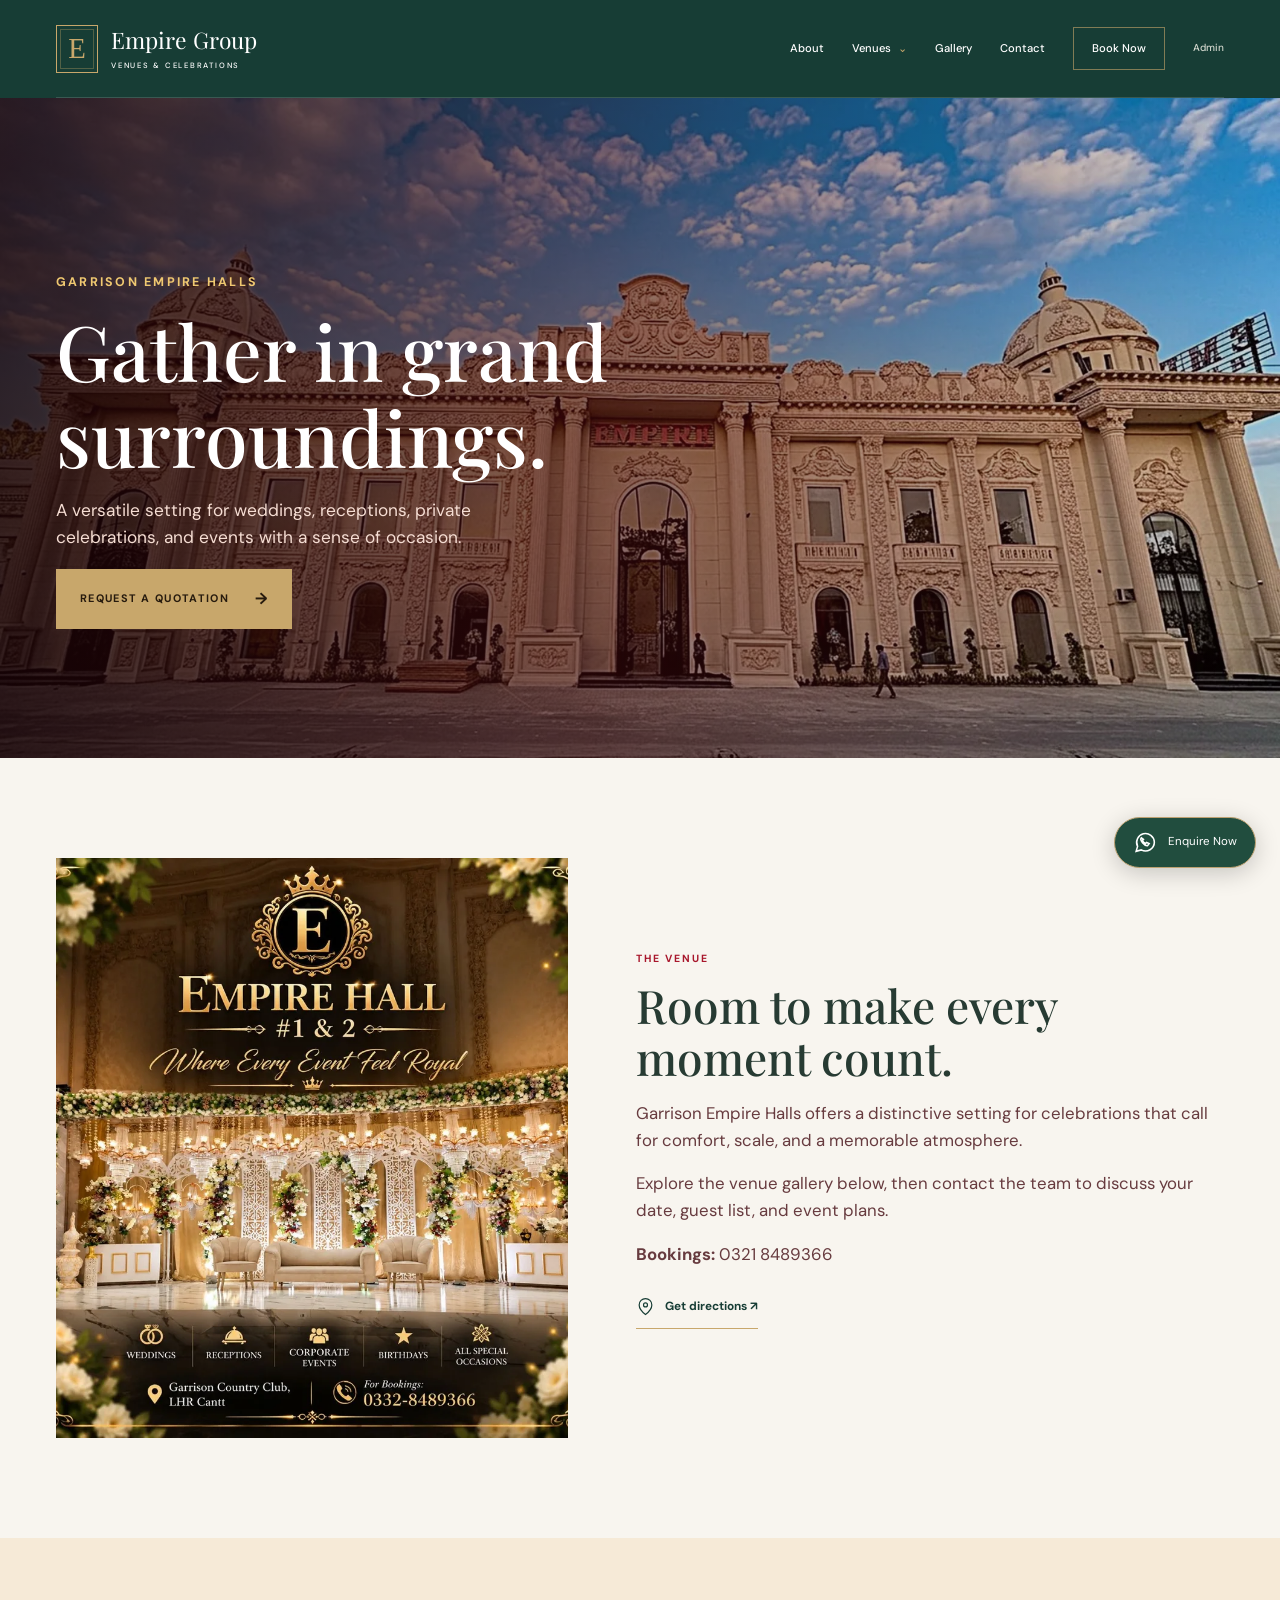
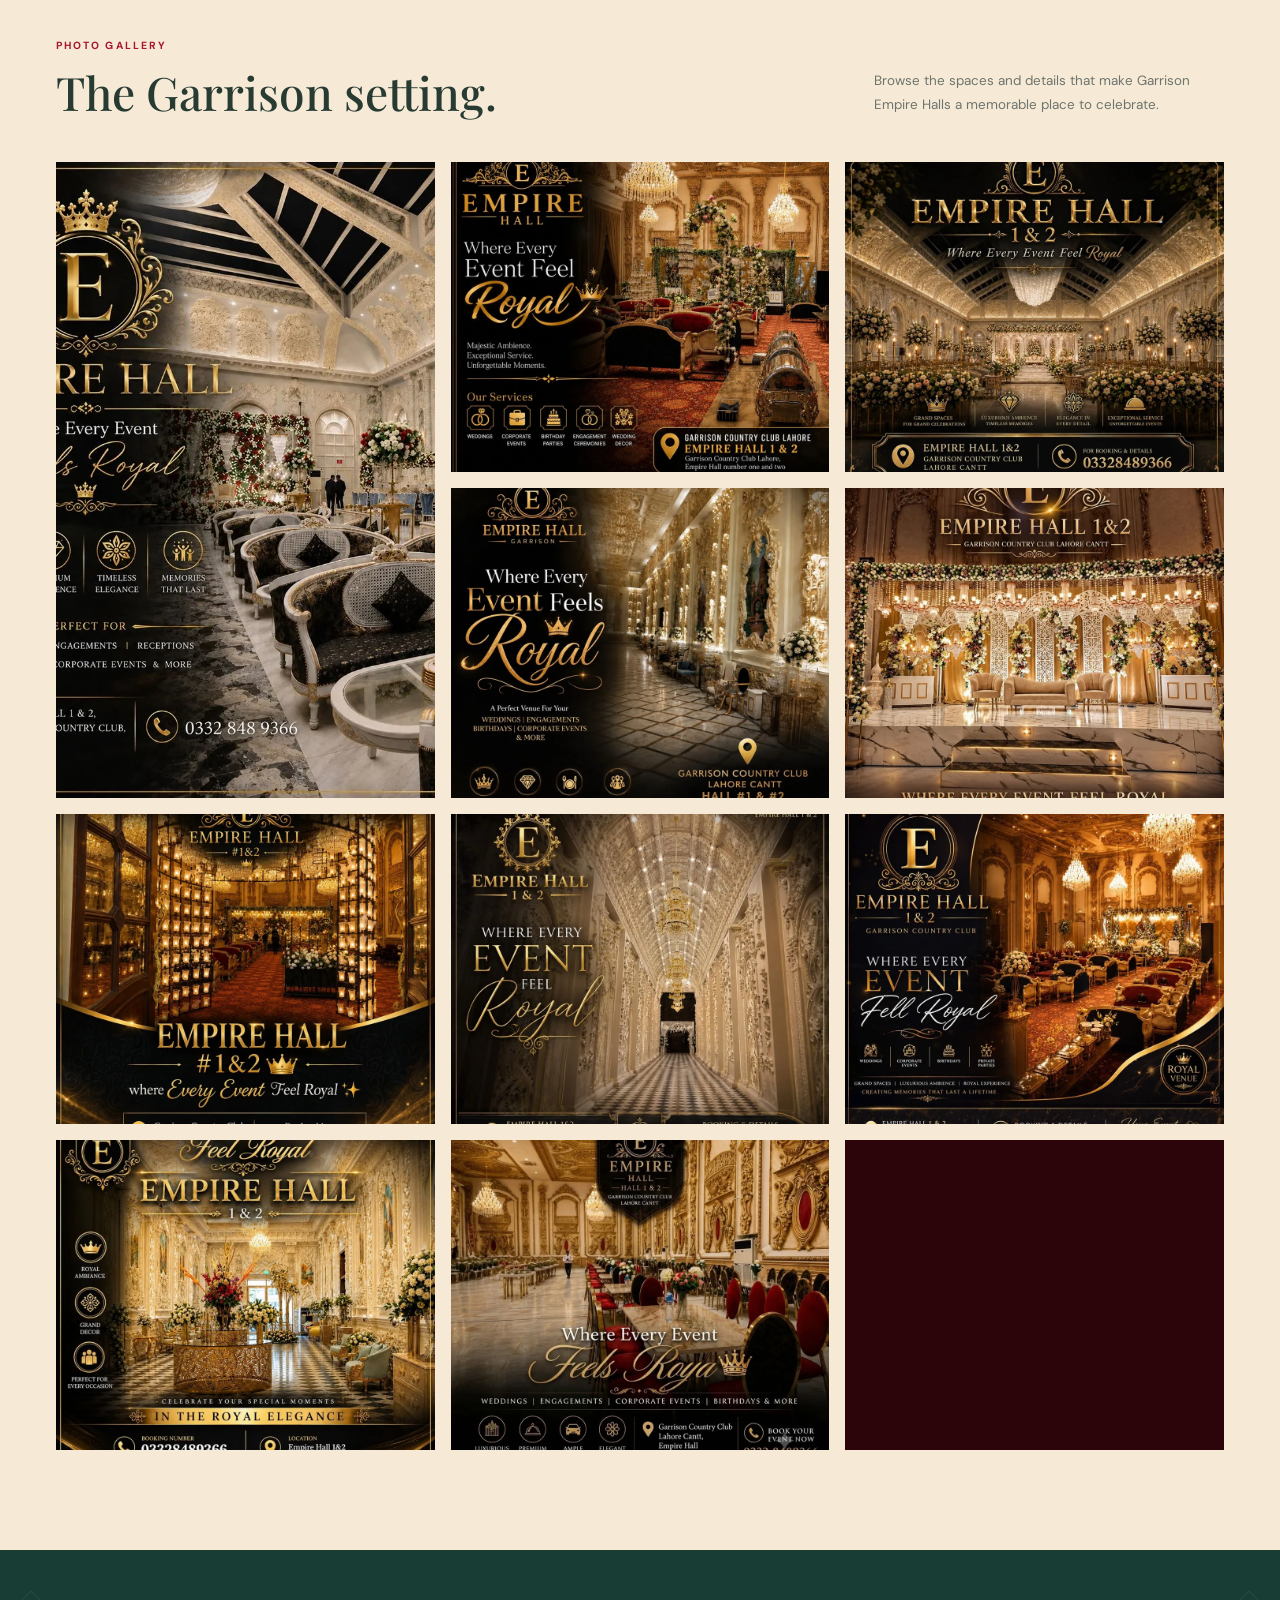
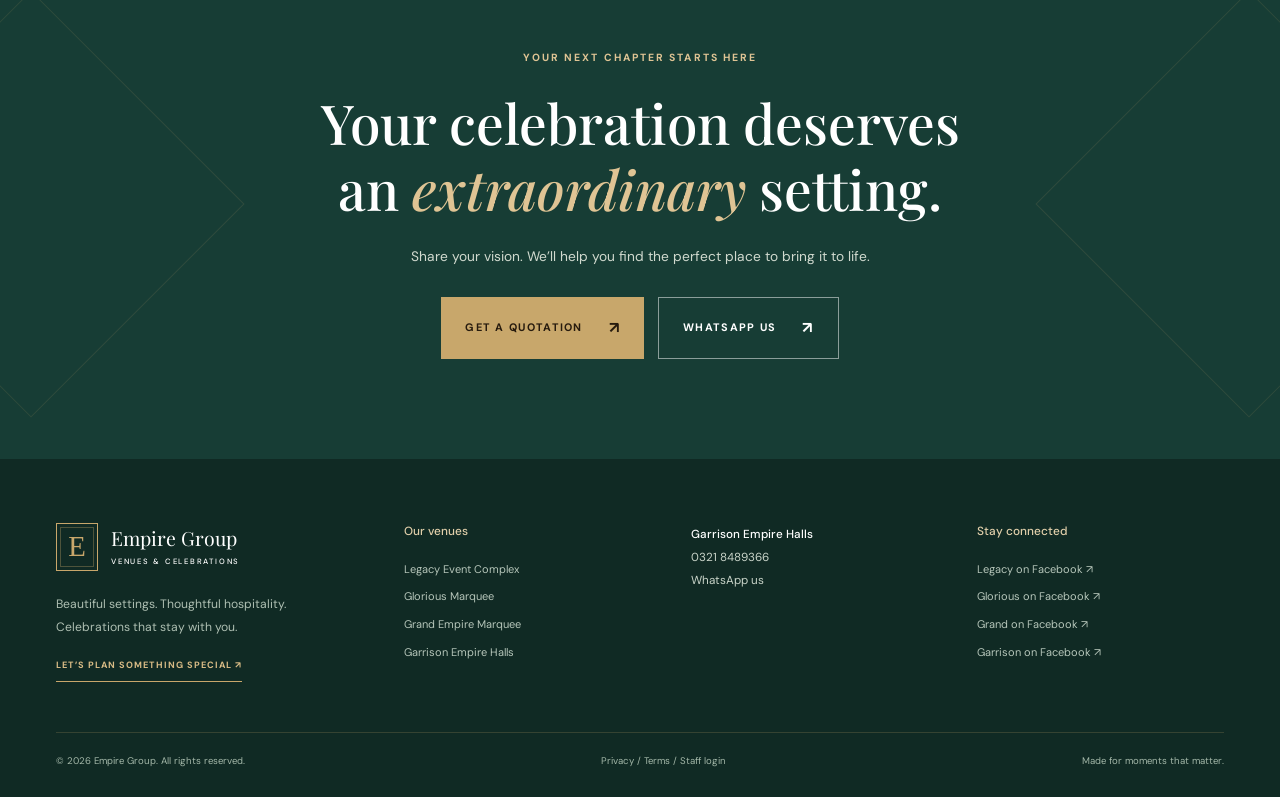
<file: garrison.html>
<!doctype html>
<html lang="en">
<head>
<meta charset="utf-8">
<meta name="viewport" content="width=device-width, initial-scale=1">
<title>Garrison Empire Halls | Empire Group</title>
<link rel="preconnect" href="https://fonts.googleapis.com">
<link rel="preconnect" href="https://fonts.gstatic.com" crossorigin>
<link href="https://fonts.googleapis.com/css2?family=DM+Sans:wght@400;500;600;700&family=Playfair+Display:wght@500;600;700&display=swap" rel="stylesheet">
<link rel="stylesheet" href="styles.css">
<style>
    .venue-nav{position:relative}.venue-toggle{background:none;border:0;color:#fff;font:700 .84rem "DM Sans",sans-serif;cursor:pointer;padding:10px 0}.venue-menu{display:none;position:absolute;top:39px;left:-20px;width:230px;background:#fff;border-top:3px solid #d9aa47;box-shadow:0 14px 30px #2b050a33;z-index:10}.venue-nav:focus-within .venue-menu,.venue-nav:hover .venue-menu{display:block}.venue-menu a{display:block;color:#4a0b14;padding:12px 18px;font-size:.86rem}.venue-menu a:hover,.venue-menu a.active{background:#f8ebd5;color:#8b1524}
    .garrison-hero{min-height:660px;display:flex;align-items:end;padding:120px 0 74px;color:#fff;background:linear-gradient(90deg,#190306d9 0%,#38070a99 46%,#19030625 100%),url('assets/images/venues/garrison/672226453_122107869902880308_6173014880463577860_n-1600.webp') center/cover}.garrison-hero h1{max-width:680px;font-size:clamp(3.2rem,7vw,6.1rem);margin:14px 0}.garrison-hero p{max-width:520px;color:#f5ddd3;font-size:1.08rem}.garrison-tag{color:#f0c971;font-size:.78rem;font-weight:700;letter-spacing:.18em;text-transform:uppercase}
    .garrison-intro{display:grid;grid-template-columns:1fr 1.15fr;gap:68px;align-items:center}.garrison-intro img{width:100%;min-height:420px;object-fit:cover}.garrison-intro p{font-size:1.05rem;color:#673b3f}.garrison-gallery{display:grid;grid-template-columns:repeat(3,1fr);gap:16px}.garrison-photo{height:310px;overflow:hidden;background:#2b050a;position:relative}.garrison-photo.tall{grid-row:span 2;height:auto}.garrison-photo img{width:100%;height:100%;object-fit:cover;transition:transform .7s ease,filter .5s}.garrison-photo:hover img{transform:scale(1.07);filter:brightness(1.08)}.garrison-photo span{position:absolute;bottom:0;left:0;right:0;padding:28px 15px 13px;background:linear-gradient(transparent,#190306bb);color:#fff;font-size:.78rem;letter-spacing:.07em;text-transform:uppercase;opacity:0;transition:.3s}.garrison-photo:hover span{opacity:1}
    @media(max-width:760px){.garrison-hero{min-height:550px}.garrison-intro{grid-template-columns:1fr;gap:30px}.garrison-gallery{grid-template-columns:1fr 1fr}.garrison-photo,.garrison-photo.tall{height:260px;grid-row:auto}}
    @media(max-width:480px){.garrison-gallery{grid-template-columns:1fr}}
  </style>
<link rel="stylesheet" href="luxury.css">
<script src="site.js" defer>
</script>
<meta name="description" content="Explore Garrison Empire Halls in Lahore. View venue photographs and contact the team for availability and bookings.">
<meta property="og:type" content="website">
<meta property="og:site_name" content="Empire Group">
<meta property="og:title" content="Garrison Empire Halls | Empire Group">
<meta property="og:description" content="Explore Garrison Empire Halls in Lahore. View venue photographs and contact the team for availability and bookings.">
<meta property="og:image" content="assets/images/hero/grand-interior-1600.webp">
<meta property="og:image:alt" content="Grand Empire Marquee wedding hall in Lahore">
<meta name="theme-color" content="#173d35">
</head>
<body>
<a class="skip-link" href="#main-content">Skip to content</a>
<header class="site-header">
<nav class="wrap" aria-label="Main navigation">
<a class="brand" href="index.html">
<span class="mark" aria-hidden="true">E</span>
<span>Empire Group<small>VENUES &amp; CELEBRATIONS</small>
</span>
</a>
<button class="menu-toggle" type="button" aria-expanded="false" aria-controls="main-links" aria-label="Open navigation">
<span>
</span>
<span>
</span>
</button>
<div class="links" id="main-links">
<a href="about.html">About</a>
<details class="venue-dropdown">
<summary>Venues</summary>
<div class="venue-dropdown-menu">
<a href="legacy.html">Legacy Event Complex</a>
<a href="glorious.html">Glorious Marquee</a>
<a href="grand-empire.html">Grand Empire Marquee</a>
<a href="garrison.html" aria-current="page">Garrison Empire Halls</a>
<a href="index.html#venues">All Venues</a>
</div>
</details>
<a href="gallery.html">Gallery</a>
<a href="contact.html">Contact</a>
<a href="book-now.html">Book Now</a>
<a href="admin-login.html">Admin</a>
</div>
</nav>
</header>
<main id="main-content">
<section class="garrison-hero">
<div class="wrap">
<div class="garrison-tag">Garrison Empire Halls</div>
<h1>Gather in grand surroundings.</h1>
<p>A versatile setting for weddings, receptions, private celebrations, and events with a sense of occasion.</p>
<a class="button" href="https://wa.me/923218489366?text=Hello%20Garrison%20Empire%20Halls%2C%20I%20would%20like%20a%20quotation.">Request a quotation <span>→</span>
</a>
</div>
</section>
<section>
<div class="wrap garrison-intro">
<img src="assets/images/venues/garrison/798182454_122130092936774273_3797514131534654515_n-960.webp" alt="Garrison Empire Halls event setup" srcset="assets/images/venues/garrison/798182454_122130092936774273_3797514131534654515_n-480.webp 480w, assets/images/venues/garrison/798182454_122130092936774273_3797514131534654515_n-960.webp 960w, assets/images/venues/garrison/798182454_122130092936774273_3797514131534654515_n-1600.webp 1254w" sizes="(max-width: 700px) 100vw, 50vw" width="960" height="960" loading="lazy" decoding="async" data-full="assets/images/venues/garrison/798182454_122130092936774273_3797514131534654515_n-1600.webp">
<div>
<div class="eyebrow" style="color:#a8162b">The venue</div>
<h2 style="margin-top:12px">Room to make every moment count.</h2>
<p>Garrison Empire Halls offers a distinctive setting for celebrations that call for comfort, scale, and a memorable atmosphere.</p>
<p>Explore the venue gallery below, then contact the team to discuss your date, guest list, and event plans.</p>
<p>
<strong>Bookings:</strong>
<a href="tel:+923218489366">0321 8489366</a>
</p>
<a class="venue-directions" href="https://maps.app.goo.gl/zRaM89ByidCHbEwn8" target="_blank" rel="noopener" aria-label="Get directions to Garrison Empire Halls on Google Maps (opens in a new tab)"><svg viewBox="0 0 24 24" fill="none" stroke="currentColor" stroke-width="1.5" aria-hidden="true"><path d="M20 10c0 6-8 12-8 12S4 16 4 10a8 8 0 1 1 16 0Z"/><circle cx="12" cy="10" r="2.5"/></svg><span>Get directions <span aria-hidden="true">↗</span></span></a>
</div>
</div>
</section>
<section style="background:#f6ead7" id="gallery">
<div class="wrap">
<div class="section-head">
<div>
<div class="eyebrow" style="color:#a8162b">Photo gallery</div>
<h2 style="margin-top:12px">The Garrison setting.</h2>
</div>
<p>Browse the spaces and details that make Garrison Empire Halls a memorable place to celebrate.</p>
</div>
<div class="garrison-gallery">
<figure class="garrison-photo tall">
<img src="assets/images/venues/garrison/796969530_122129800106774273_3152588746494396475_n-960.webp" alt="Garrison Empire Halls interior" srcset="assets/images/venues/garrison/796969530_122129800106774273_3152588746494396475_n-480.webp 480w, assets/images/venues/garrison/796969530_122129800106774273_3152588746494396475_n-960.webp 960w, assets/images/venues/garrison/796969530_122129800106774273_3152588746494396475_n-1600.webp 1254w" sizes="(max-width: 700px) 100vw, 50vw" width="960" height="960" loading="lazy" decoding="async" data-full="assets/images/venues/garrison/796969530_122129800106774273_3152588746494396475_n-1600.webp">
<span>Grand interior</span>
</figure>
<figure class="garrison-photo">
<img src="assets/images/venues/garrison/790669000_122129290634774273_5633812149592659424_n-960.webp" alt="Garrison Empire Halls event decor" srcset="assets/images/venues/garrison/790669000_122129290634774273_5633812149592659424_n-480.webp 480w, assets/images/venues/garrison/790669000_122129290634774273_5633812149592659424_n-960.webp 960w, assets/images/venues/garrison/790669000_122129290634774273_5633812149592659424_n-1600.webp 1254w" sizes="(max-width: 700px) 100vw, 50vw" width="960" height="960" loading="lazy" decoding="async" data-full="assets/images/venues/garrison/790669000_122129290634774273_5633812149592659424_n-1600.webp">
<span>Event decor</span>
</figure>
<figure class="garrison-photo">
<img src="assets/images/venues/garrison/788764930_122129160320774273_7481656808971979485_n-960.webp" alt="Garrison Empire Halls celebration" srcset="assets/images/venues/garrison/788764930_122129160320774273_7481656808971979485_n-480.webp 480w, assets/images/venues/garrison/788764930_122129160320774273_7481656808971979485_n-960.webp 960w, assets/images/venues/garrison/788764930_122129160320774273_7481656808971979485_n-1600.webp 1254w" sizes="(max-width: 700px) 100vw, 50vw" width="960" height="960" loading="lazy" decoding="async" data-full="assets/images/venues/garrison/788764930_122129160320774273_7481656808971979485_n-1600.webp">
<span>Celebration details</span>
</figure>
<figure class="garrison-photo">
<img src="assets/images/venues/garrison/788584889_122128639166774273_6074604951307666235_n-960.webp" alt="Garrison Empire Halls hall" srcset="assets/images/venues/garrison/788584889_122128639166774273_6074604951307666235_n-480.webp 480w, assets/images/venues/garrison/788584889_122128639166774273_6074604951307666235_n-960.webp 960w, assets/images/venues/garrison/788584889_122128639166774273_6074604951307666235_n-1600.webp 1254w" sizes="(max-width: 700px) 100vw, 50vw" width="960" height="960" loading="lazy" decoding="async" data-full="assets/images/venues/garrison/788584889_122128639166774273_6074604951307666235_n-1600.webp">
<span>Garrison hall</span>
</figure>
<figure class="garrison-photo">
<img src="assets/images/venues/garrison/786242372_122128199600774273_8893642633990327545_n-960.webp" alt="Garrison Empire Halls seating" srcset="assets/images/venues/garrison/786242372_122128199600774273_8893642633990327545_n-480.webp 480w, assets/images/venues/garrison/786242372_122128199600774273_8893642633990327545_n-960.webp 960w, assets/images/venues/garrison/786242372_122128199600774273_8893642633990327545_n-1600.webp 1214w" sizes="(max-width: 700px) 100vw, 50vw" width="960" height="1024" loading="lazy" decoding="async" data-full="assets/images/venues/garrison/786242372_122128199600774273_8893642633990327545_n-1600.webp">
<span>Event seating</span>
</figure>
<figure class="garrison-photo">
<img src="assets/images/venues/garrison/784215118_122127770186774273_6609454229019312076_n-960.webp" alt="Garrison Empire Halls venue detail" srcset="assets/images/venues/garrison/784215118_122127770186774273_6609454229019312076_n-480.webp 480w, assets/images/venues/garrison/784215118_122127770186774273_6609454229019312076_n-960.webp 960w, assets/images/venues/garrison/784215118_122127770186774273_6609454229019312076_n-1600.webp 1254w" sizes="(max-width: 700px) 100vw, 50vw" width="960" height="960" loading="lazy" decoding="async" data-full="assets/images/venues/garrison/784215118_122127770186774273_6609454229019312076_n-1600.webp">
<span>Venue detail</span>
</figure>
<figure class="garrison-photo">
<img src="assets/images/venues/garrison/779084825_122127070232774273_7005348475776982096_n-960.webp" alt="Garrison Empire Halls setup" srcset="assets/images/venues/garrison/779084825_122127070232774273_7005348475776982096_n-480.webp 480w, assets/images/venues/garrison/779084825_122127070232774273_7005348475776982096_n-960.webp 960w, assets/images/venues/garrison/779084825_122127070232774273_7005348475776982096_n-1600.webp 1254w" sizes="(max-width: 700px) 100vw, 50vw" width="960" height="960" loading="lazy" decoding="async" data-full="assets/images/venues/garrison/779084825_122127070232774273_7005348475776982096_n-1600.webp">
<span>Event setup</span>
</figure>
<figure class="garrison-photo">
<img src="assets/images/venues/garrison/778767499_122127599090774273_8741553972010934265_n-960.webp" alt="Garrison Empire Halls room" srcset="assets/images/venues/garrison/778767499_122127599090774273_8741553972010934265_n-480.webp 480w, assets/images/venues/garrison/778767499_122127599090774273_8741553972010934265_n-960.webp 960w, assets/images/venues/garrison/778767499_122127599090774273_8741553972010934265_n-1600.webp 1254w" sizes="(max-width: 700px) 100vw, 50vw" width="960" height="960" loading="lazy" decoding="async" data-full="assets/images/venues/garrison/778767499_122127599090774273_8741553972010934265_n-1600.webp">
<span>Celebration room</span>
</figure>
<figure class="garrison-photo">
<img src="assets/images/venues/garrison/775183730_122126917526774273_285459250027737794_n-960.webp" alt="Garrison Empire Halls decor" srcset="assets/images/venues/garrison/775183730_122126917526774273_285459250027737794_n-480.webp 480w, assets/images/venues/garrison/775183730_122126917526774273_285459250027737794_n-960.webp 960w, assets/images/venues/garrison/775183730_122126917526774273_285459250027737794_n-1600.webp 1254w" sizes="(max-width: 700px) 100vw, 50vw" width="960" height="960" loading="lazy" decoding="async" data-full="assets/images/venues/garrison/775183730_122126917526774273_285459250027737794_n-1600.webp">
<span>Decor details</span>
</figure>
<figure class="garrison-photo">
<img src="assets/images/venues/garrison/770823174_122125829324774273_2995395601941964505_n-960.webp" alt="Garrison Empire Halls event space" srcset="assets/images/venues/garrison/770823174_122125829324774273_2995395601941964505_n-480.webp 480w, assets/images/venues/garrison/770823174_122125829324774273_2995395601941964505_n-960.webp 960w, assets/images/venues/garrison/770823174_122125829324774273_2995395601941964505_n-1600.webp 1024w" sizes="(max-width: 700px) 100vw, 50vw" width="960" height="960" loading="lazy" decoding="async" data-full="assets/images/venues/garrison/770823174_122125829324774273_2995395601941964505_n-1600.webp">
<span>Event space</span>
</figure>
<figure class="garrison-photo">
<img src="assets/images/venues/garrison/672226453_122107869902880308_6173014880463577860_n-960.webp" alt="Garrison Empire Halls celebration setup" srcset="assets/images/venues/garrison/672226453_122107869902880308_6173014880463577860_n-480.webp 480w, assets/images/venues/garrison/672226453_122107869902880308_6173014880463577860_n-960.webp 960w, assets/images/venues/garrison/672226453_122107869902880308_6173014880463577860_n-1600.webp 1600w" sizes="(max-width: 700px) 100vw, 50vw" width="960" height="524" loading="lazy" decoding="async" data-full="assets/images/venues/garrison/672226453_122107869902880308_6173014880463577860_n-1600.webp">
<span>Celebration setup</span>
</figure>
</div>
</div>
</section>
<section class="booking-cta">
<div class="wrap">
<div class="eyebrow">YOUR NEXT CHAPTER STARTS HERE</div>
<h2>Your celebration deserves<br>an <em>extraordinary</em> setting.</h2>
<p>Share your vision. We’ll help you find the perfect place to bring it to life.</p>
<div class="button-row">
<a class="button" href="contact.html#quote-form">Get a quotation <span>↗</span>
</a>
<a class="button button-outline" href="https://wa.me/923218489366">WhatsApp us <span>↗</span>
</a>
</div>
</div>
</section>
</main>
<footer>
<div class="wrap">
<div class="footer-main">
<div>
<a class="brand" href="index.html">
<span class="mark" aria-hidden="true">E</span>
<span>Empire Group<small>VENUES &amp; CELEBRATIONS</small>
</span>
</a>
<p>Beautiful settings. Thoughtful hospitality.<br>Celebrations that stay with you.</p>
<a class="text-link" href="https://wa.me/923218489366">Let’s plan something special ↗</a>
</div>
<div class="footer-links">
<h3>Our venues</h3>
<a href="legacy.html">Legacy Event Complex</a>
<a href="glorious.html">Glorious Marquee</a>
<a href="grand-empire.html">Grand Empire Marquee</a>
<a href="garrison.html">Garrison Empire Halls</a>
</div>
<div class="contact">
<strong style="color:white">Garrison Empire Halls</strong>
<br>
<a href="tel:+923218489366">0321 8489366</a>
<br>
<a href="https://wa.me/923218489366">WhatsApp us</a>
</div>
<div class="footer-links">
<h3>Stay connected</h3>
<a href="https://www.facebook.com/profile.php?id=100094765842459" target="_blank" rel="noopener">Legacy on Facebook ↗</a>
<a href="https://www.facebook.com/profile.php?id=61558022280793" target="_blank" rel="noopener">Glorious on Facebook ↗</a>
<a href="https://www.facebook.com/grandempiremarque" target="_blank" rel="noopener">Grand on Facebook ↗</a>
<a href="https://www.facebook.com/GarrisonEmpire82" target="_blank" rel="noopener">Garrison on Facebook ↗</a>
</div>
</div>
<div class="copyright">
<span>© 2026 Empire Group. All rights reserved.</span>
<span>
<a href="privacy.html">Privacy</a>
<span aria-hidden="true"> / </span>
<a href="terms.html">Terms</a>
<span aria-hidden="true"> / </span>
<a href="admin-login.html">Staff login</a>
</span>
<span>Made for moments that matter.</span>
</div>
</div>
</footer>
<a class="floating-whatsapp" href="https://wa.me/923218489366?text=Hello%20Empire%20Group%2C%20I%20would%20like%20to%20enquire%20about%20an%20event." aria-label="Enquire now on WhatsApp">
<svg viewBox="0 0 24 24" fill="none" stroke="currentColor" stroke-width="1.5" aria-hidden="true">
<path d="M20.5 11.6a8.5 8.5 0 0 1-12.6 7.5L3 20.5l1.4-4.8a8.5 8.5 0 1 1 16.1-4.1Z"/>
<path d="M8 7.5c-2 2 3 8 6 7.5l1.5-2-2.5-1-1 1c-1.3-.6-2.3-1.6-3-3l1-1Z"/>
</svg>
<span>Enquire Now</span>
</a>
</body>
</html>
</file>
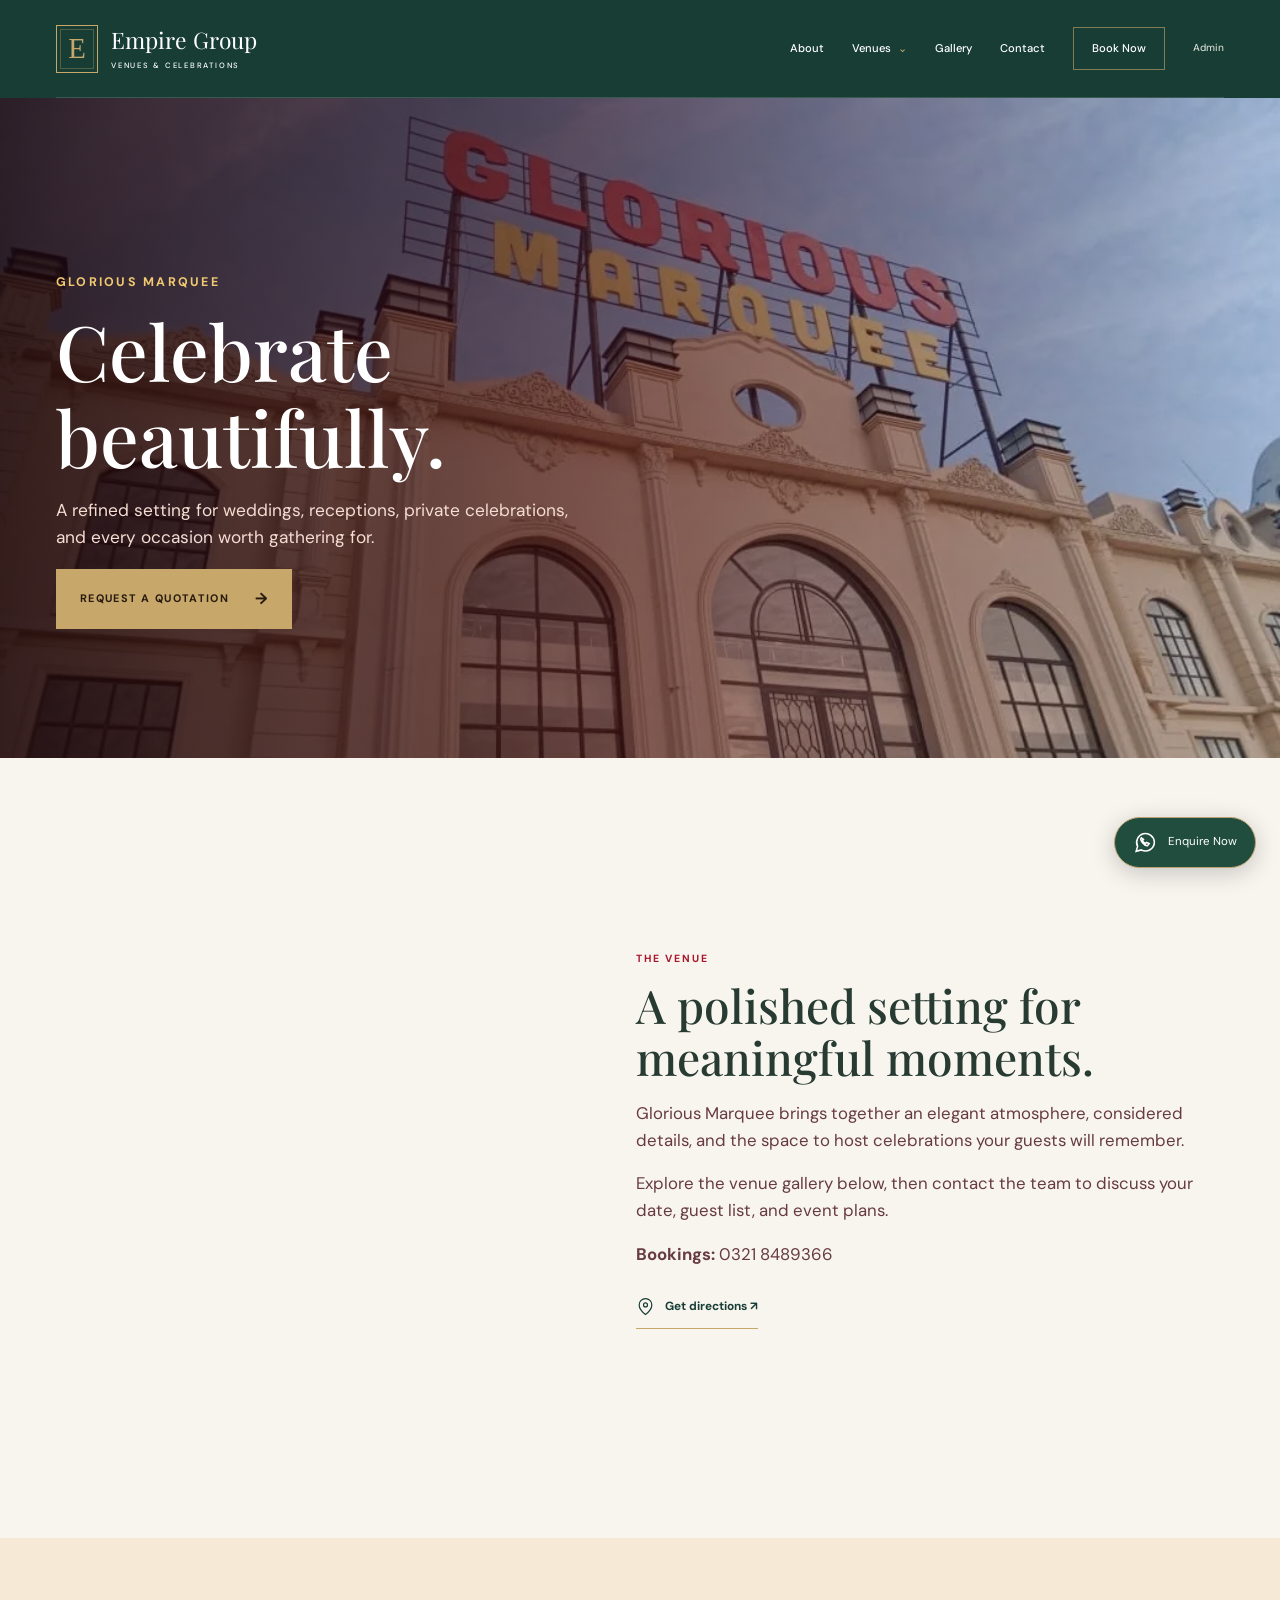
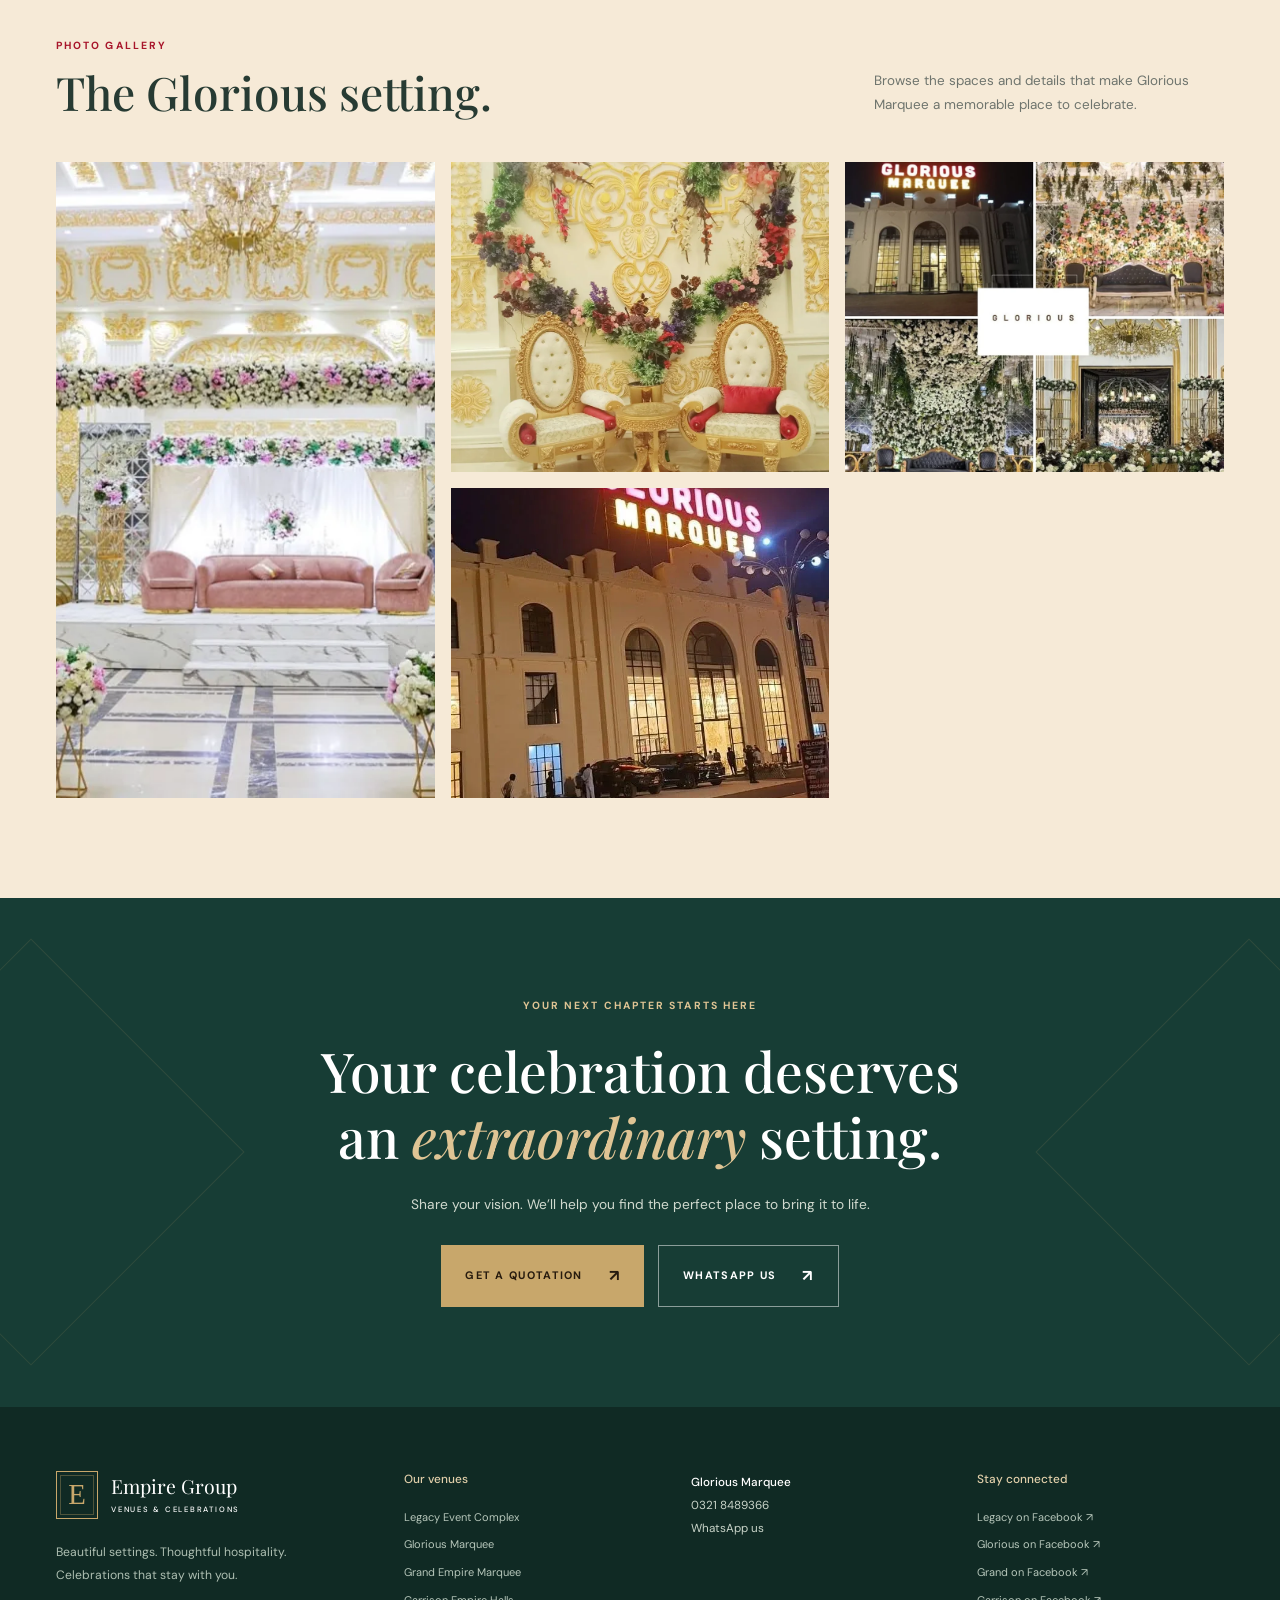
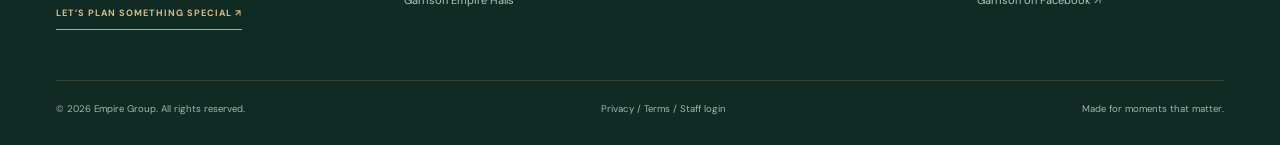
<file: glorious.html>
<!doctype html>
<html lang="en">
<head>
<meta charset="utf-8">
<meta name="viewport" content="width=device-width, initial-scale=1">
<title>Glorious Marquee | Empire Group</title>
<link rel="preconnect" href="https://fonts.googleapis.com">
<link rel="preconnect" href="https://fonts.gstatic.com" crossorigin>
<link href="https://fonts.googleapis.com/css2?family=DM+Sans:wght@400;500;600;700&family=Playfair+Display:wght@500;600;700&display=swap" rel="stylesheet">
<link rel="stylesheet" href="styles.css">
<style>
    .venue-nav{position:relative}.venue-toggle{background:none;border:0;color:#fff;font:700 .84rem "DM Sans",sans-serif;cursor:pointer;padding:10px 0}.venue-menu{display:none;position:absolute;top:39px;left:-20px;width:230px;background:#fff;border-top:3px solid #d9aa47;box-shadow:0 14px 30px #2b050a33;z-index:10}.venue-nav:focus-within .venue-menu,.venue-nav:hover .venue-menu{display:block}.venue-menu a{display:block;color:#4a0b14;padding:12px 18px;font-size:.86rem}.venue-menu a:hover,.venue-menu a.active{background:#f8ebd5;color:#8b1524}
    .glorious-hero{min-height:660px;display:flex;align-items:end;padding:120px 0 74px;color:#fff;background:linear-gradient(90deg,#190306d9 0%,#38070a99 46%,#19030625 100%),url('assets/images/venues/glorious/473285075_122166806972267409_7080215392851097761_n-1600.webp') center/cover}.glorious-hero h1{max-width:680px;font-size:clamp(3.2rem,7vw,6.1rem);margin:14px 0}.glorious-hero p{max-width:520px;color:#f5ddd3;font-size:1.08rem}.glorious-tag{color:#f0c971;font-size:.78rem;font-weight:700;letter-spacing:.18em;text-transform:uppercase}
    .glorious-intro{display:grid;grid-template-columns:1fr 1.15fr;gap:68px;align-items:center}.glorious-intro img{width:100%;min-height:420px;object-fit:cover}.glorious-intro p{font-size:1.05rem;color:#673b3f}.glorious-gallery{display:grid;grid-template-columns:repeat(3,1fr);gap:16px}.glorious-photo{height:310px;overflow:hidden;background:#2b050a;position:relative}.glorious-photo.tall{grid-row:span 2;height:auto}.glorious-photo img{width:100%;height:100%;object-fit:cover;transition:transform .7s ease,filter .5s}.glorious-photo:hover img{transform:scale(1.07);filter:brightness(1.08)}.glorious-photo span{position:absolute;bottom:0;left:0;right:0;padding:28px 15px 13px;background:linear-gradient(transparent,#190306bb);color:#fff;font-size:.78rem;letter-spacing:.07em;text-transform:uppercase;opacity:0;transition:.3s}.glorious-photo:hover span{opacity:1}
    @media(max-width:760px){.glorious-hero{min-height:550px}.glorious-intro{grid-template-columns:1fr;gap:30px}.glorious-gallery{grid-template-columns:1fr 1fr}.glorious-photo,.glorious-photo.tall{height:260px;grid-row:auto}}
    @media(max-width:480px){.glorious-gallery{grid-template-columns:1fr}}
  </style>
<link rel="stylesheet" href="luxury.css">
<script src="site.js" defer>
</script>
<meta name="description" content="Explore Glorious Marquee in Lahore. View venue photographs and contact the team for availability and bookings.">
<meta property="og:type" content="website">
<meta property="og:site_name" content="Empire Group">
<meta property="og:title" content="Glorious Marquee | Empire Group">
<meta property="og:description" content="Explore Glorious Marquee in Lahore. View venue photographs and contact the team for availability and bookings.">
<meta property="og:image" content="assets/images/hero/grand-interior-1600.webp">
<meta property="og:image:alt" content="Grand Empire Marquee wedding hall in Lahore">
<meta name="theme-color" content="#173d35">
</head>
<body>
<a class="skip-link" href="#main-content">Skip to content</a>
<header class="site-header">
<nav class="wrap" aria-label="Main navigation">
<a class="brand" href="index.html">
<span class="mark" aria-hidden="true">E</span>
<span>Empire Group<small>VENUES &amp; CELEBRATIONS</small>
</span>
</a>
<button class="menu-toggle" type="button" aria-expanded="false" aria-controls="main-links" aria-label="Open navigation">
<span>
</span>
<span>
</span>
</button>
<div class="links" id="main-links">
<a href="about.html">About</a>
<details class="venue-dropdown">
<summary>Venues</summary>
<div class="venue-dropdown-menu">
<a href="legacy.html">Legacy Event Complex</a>
<a href="glorious.html" aria-current="page">Glorious Marquee</a>
<a href="grand-empire.html">Grand Empire Marquee</a>
<a href="garrison.html">Garrison Empire Halls</a>
<a href="index.html#venues">All Venues</a>
</div>
</details>
<a href="gallery.html">Gallery</a>
<a href="contact.html">Contact</a>
<a href="book-now.html">Book Now</a>
<a href="admin-login.html">Admin</a>
</div>
</nav>
</header>
<main id="main-content">
<section class="glorious-hero">
<div class="wrap">
<div class="glorious-tag">Glorious Marquee</div>
<h1>Celebrate beautifully.</h1>
<p>A refined setting for weddings, receptions, private celebrations, and every occasion worth gathering for.</p>
<a class="button" href="https://wa.me/923218489366?text=Hello%20Glorious%20Marquee%2C%20I%20would%20like%20a%20quotation.">Request a quotation <span>→</span>
</a>
</div>
</section>
<section>
<div class="wrap glorious-intro">
<img src="assets/images/venues/glorious/473285075_122166806972267409_7080215392851097761_n-960.webp" alt="Glorious Marquee event setup" srcset="assets/images/venues/glorious/473285075_122166806972267409_7080215392851097761_n-480.webp 480w, assets/images/venues/glorious/473285075_122166806972267409_7080215392851097761_n-960.webp 960w, assets/images/venues/glorious/473285075_122166806972267409_7080215392851097761_n-1600.webp 1040w" sizes="(max-width: 700px) 100vw, 50vw" width="960" height="720" loading="lazy" decoding="async" data-full="assets/images/venues/glorious/473285075_122166806972267409_7080215392851097761_n-1600.webp">
<div>
<div class="eyebrow" style="color:#a8162b">The venue</div>
<h2 style="margin-top:12px">A polished setting for meaningful moments.</h2>
<p>Glorious Marquee brings together an elegant atmosphere, considered details, and the space to host celebrations your guests will remember.</p>
<p>Explore the venue gallery below, then contact the team to discuss your date, guest list, and event plans.</p>
<p>
<strong>Bookings:</strong>
<a href="tel:+923218489366">0321 8489366</a>
</p>
<a class="venue-directions" href="https://maps.app.goo.gl/ikk2hFGtfC9Jtt1B6" target="_blank" rel="noopener" aria-label="Get directions to Glorious Marquee on Google Maps (opens in a new tab)"><svg viewBox="0 0 24 24" fill="none" stroke="currentColor" stroke-width="1.5" aria-hidden="true"><path d="M20 10c0 6-8 12-8 12S4 16 4 10a8 8 0 1 1 16 0Z"/><circle cx="12" cy="10" r="2.5"/></svg><span>Get directions <span aria-hidden="true">↗</span></span></a>
</div>
</div>
</section>
<section style="background:#f6ead7" id="gallery">
<div class="wrap">
<div class="section-head">
<div>
<div class="eyebrow" style="color:#a8162b">Photo gallery</div>
<h2 style="margin-top:12px">The Glorious setting.</h2>
</div>
<p>Browse the spaces and details that make Glorious Marquee a memorable place to celebrate.</p>
</div>
<div class="glorious-gallery">
<figure class="glorious-photo tall">
<img src="assets/images/venues/glorious/471427902_122162412218267409_1636286608172820459_n-960.webp" alt="Glorious Marquee interior" srcset="assets/images/venues/glorious/471427902_122162412218267409_1636286608172820459_n-480.webp 480w, assets/images/venues/glorious/471427902_122162412218267409_1636286608172820459_n-960.webp 960w, assets/images/venues/glorious/471427902_122162412218267409_1636286608172820459_n-1600.webp 1280w" sizes="(max-width: 700px) 100vw, 50vw" width="960" height="640" loading="lazy" decoding="async" data-full="assets/images/venues/glorious/471427902_122162412218267409_1636286608172820459_n-1600.webp">
<span>Venue interior</span>
</figure>
<figure class="glorious-photo">
<img src="assets/images/venues/glorious/471203050_122162392400267409_1897159556696915357_n-960.webp" alt="Glorious Marquee event decor" srcset="assets/images/venues/glorious/471203050_122162392400267409_1897159556696915357_n-480.webp 480w, assets/images/venues/glorious/471203050_122162392400267409_1897159556696915357_n-960.webp 960w, assets/images/venues/glorious/471203050_122162392400267409_1897159556696915357_n-1600.webp 1152w" sizes="(max-width: 700px) 100vw, 50vw" width="960" height="1280" loading="lazy" decoding="async" data-full="assets/images/venues/glorious/471203050_122162392400267409_1897159556696915357_n-1600.webp">
<span>Event decor</span>
</figure>
<figure class="glorious-photo">
<img src="assets/images/venues/glorious/471192741_122162418392267409_8482537576556161760_n-960.webp" alt="Glorious Marquee celebration" srcset="assets/images/venues/glorious/471192741_122162418392267409_8482537576556161760_n-480.webp 480w, assets/images/venues/glorious/471192741_122162418392267409_8482537576556161760_n-960.webp 960w, assets/images/venues/glorious/471192741_122162418392267409_8482537576556161760_n-1600.webp 1080w" sizes="(max-width: 700px) 100vw, 50vw" width="960" height="960" loading="lazy" decoding="async" data-full="assets/images/venues/glorious/471192741_122162418392267409_8482537576556161760_n-1600.webp">
<span>Celebration details</span>
</figure>
<figure class="glorious-photo">
<img src="assets/images/venues/glorious/447443883_122125861802267409_6396433166800290203_n-960.webp" alt="Glorious Marquee hall" srcset="assets/images/venues/glorious/447443883_122125861802267409_6396433166800290203_n-480.webp 480w, assets/images/venues/glorious/447443883_122125861802267409_6396433166800290203_n-1600.webp 622w" sizes="(max-width: 700px) 100vw, 50vw" width="622" height="616" loading="lazy" decoding="async" data-full="assets/images/venues/glorious/447443883_122125861802267409_6396433166800290203_n-1600.webp">
<span>Glorious hall</span>
</figure>
</div>
</div>
</section>
<section class="booking-cta">
<div class="wrap">
<div class="eyebrow">YOUR NEXT CHAPTER STARTS HERE</div>
<h2>Your celebration deserves<br>an <em>extraordinary</em> setting.</h2>
<p>Share your vision. We’ll help you find the perfect place to bring it to life.</p>
<div class="button-row">
<a class="button" href="contact.html#quote-form">Get a quotation <span>↗</span>
</a>
<a class="button button-outline" href="https://wa.me/923218489366">WhatsApp us <span>↗</span>
</a>
</div>
</div>
</section>
</main>
<footer>
<div class="wrap">
<div class="footer-main">
<div>
<a class="brand" href="index.html">
<span class="mark" aria-hidden="true">E</span>
<span>Empire Group<small>VENUES &amp; CELEBRATIONS</small>
</span>
</a>
<p>Beautiful settings. Thoughtful hospitality.<br>Celebrations that stay with you.</p>
<a class="text-link" href="https://wa.me/923218489366">Let’s plan something special ↗</a>
</div>
<div class="footer-links">
<h3>Our venues</h3>
<a href="legacy.html">Legacy Event Complex</a>
<a href="glorious.html">Glorious Marquee</a>
<a href="grand-empire.html">Grand Empire Marquee</a>
<a href="garrison.html">Garrison Empire Halls</a>
</div>
<div class="contact">
<strong style="color:white">Glorious Marquee</strong>
<br>
<a href="tel:+923218489366">0321 8489366</a>
<br>
<a href="https://wa.me/923218489366">WhatsApp us</a>
</div>
<div class="footer-links">
<h3>Stay connected</h3>
<a href="https://www.facebook.com/profile.php?id=100094765842459" target="_blank" rel="noopener">Legacy on Facebook ↗</a>
<a href="https://www.facebook.com/profile.php?id=61558022280793" target="_blank" rel="noopener">Glorious on Facebook ↗</a>
<a href="https://www.facebook.com/grandempiremarque" target="_blank" rel="noopener">Grand on Facebook ↗</a>
<a href="https://www.facebook.com/GarrisonEmpire82" target="_blank" rel="noopener">Garrison on Facebook ↗</a>
</div>
</div>
<div class="copyright">
<span>© 2026 Empire Group. All rights reserved.</span>
<span>
<a href="privacy.html">Privacy</a>
<span aria-hidden="true"> / </span>
<a href="terms.html">Terms</a>
<span aria-hidden="true"> / </span>
<a href="admin-login.html">Staff login</a>
</span>
<span>Made for moments that matter.</span>
</div>
</div>
</footer>
<a class="floating-whatsapp" href="https://wa.me/923218489366?text=Hello%20Empire%20Group%2C%20I%20would%20like%20to%20enquire%20about%20an%20event." aria-label="Enquire now on WhatsApp">
<svg viewBox="0 0 24 24" fill="none" stroke="currentColor" stroke-width="1.5" aria-hidden="true">
<path d="M20.5 11.6a8.5 8.5 0 0 1-12.6 7.5L3 20.5l1.4-4.8a8.5 8.5 0 1 1 16.1-4.1Z"/>
<path d="M8 7.5c-2 2 3 8 6 7.5l1.5-2-2.5-1-1 1c-1.3-.6-2.3-1.6-3-3l1-1Z"/>
</svg>
<span>Enquire Now</span>
</a>
</body>
</html>
</file>
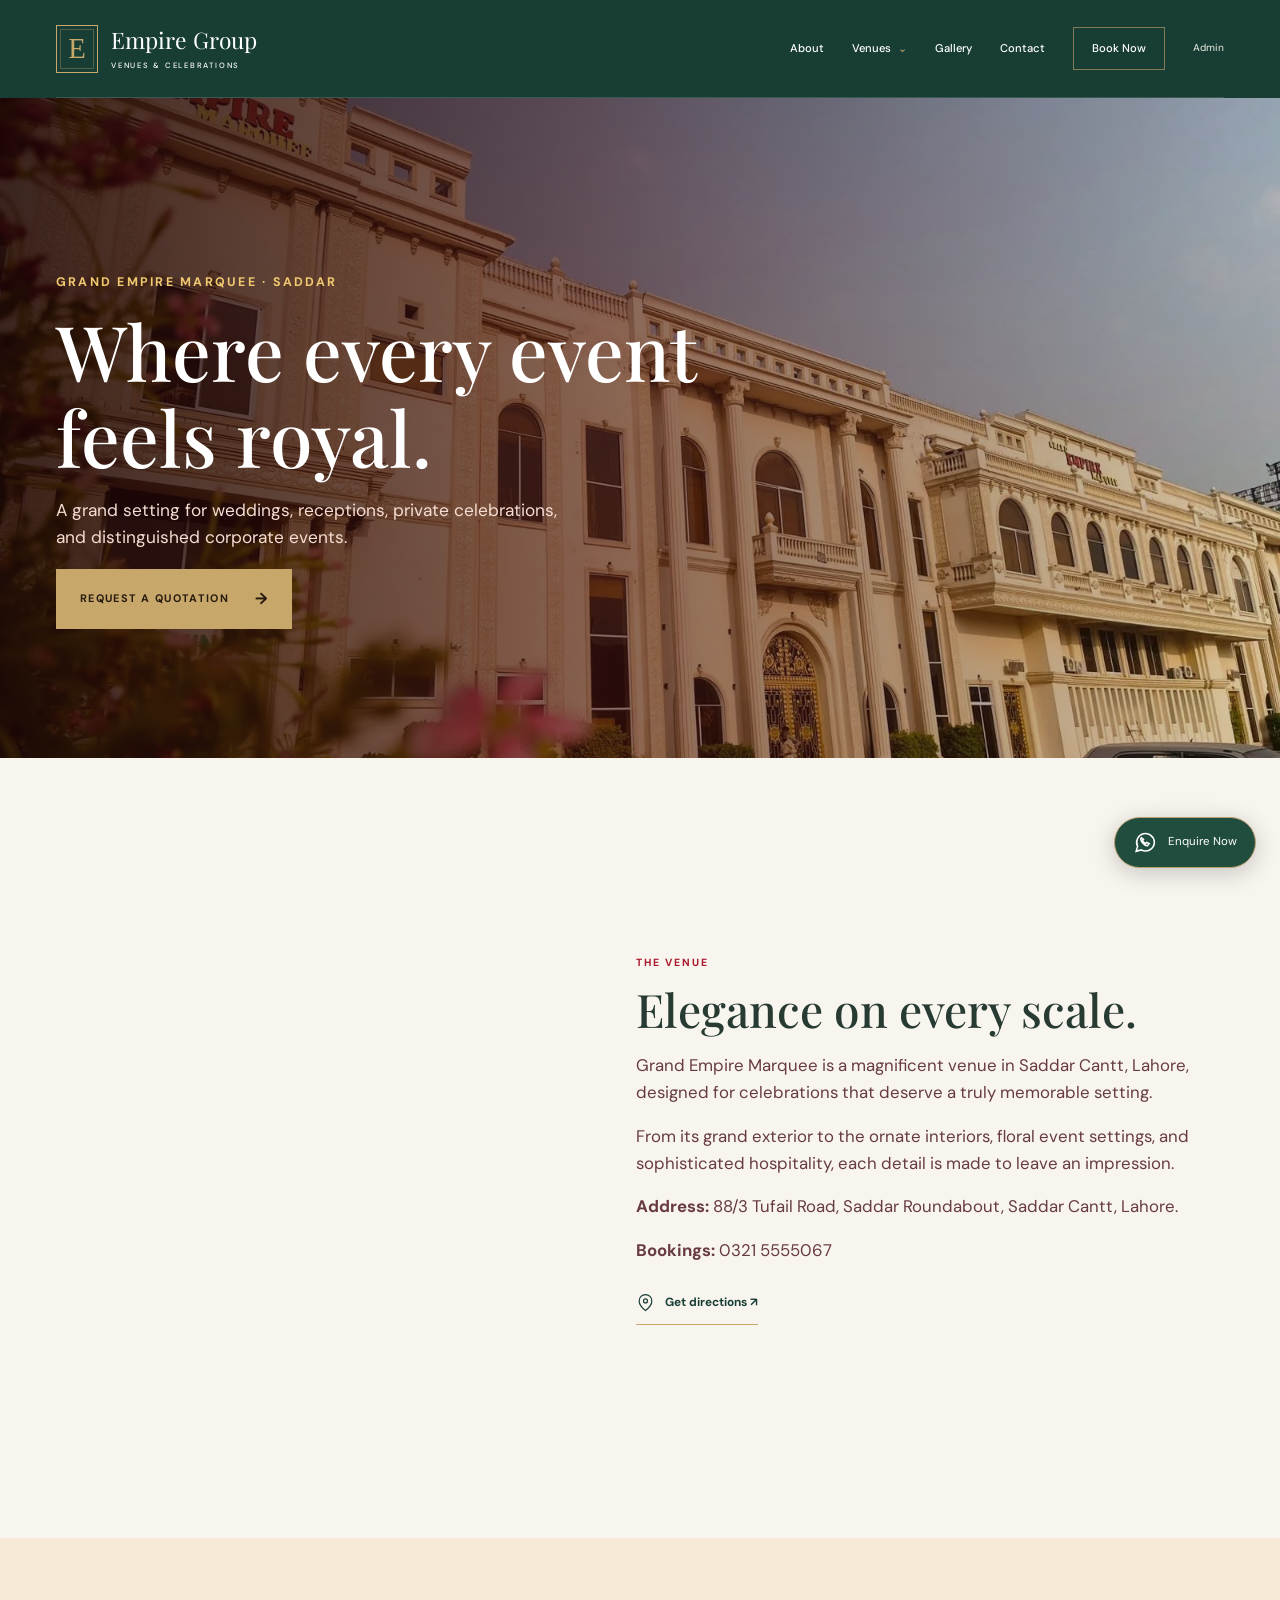
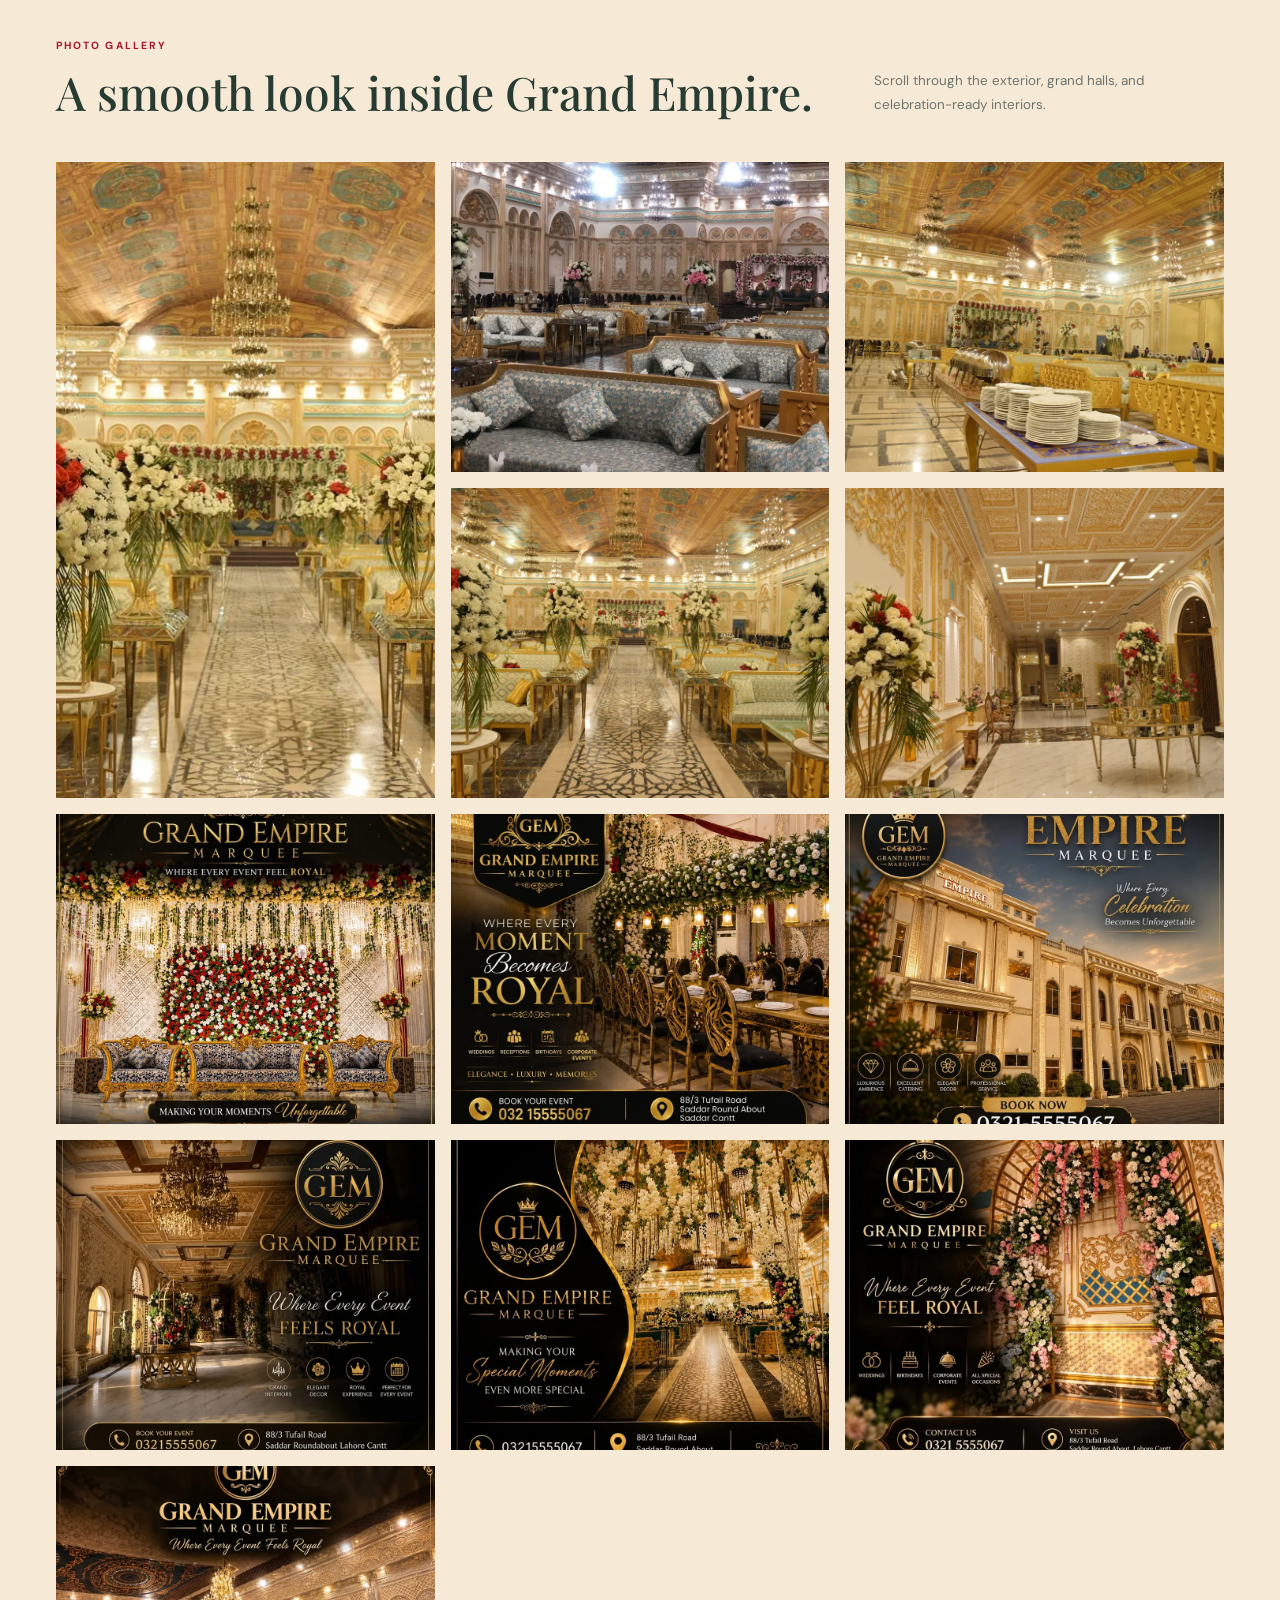
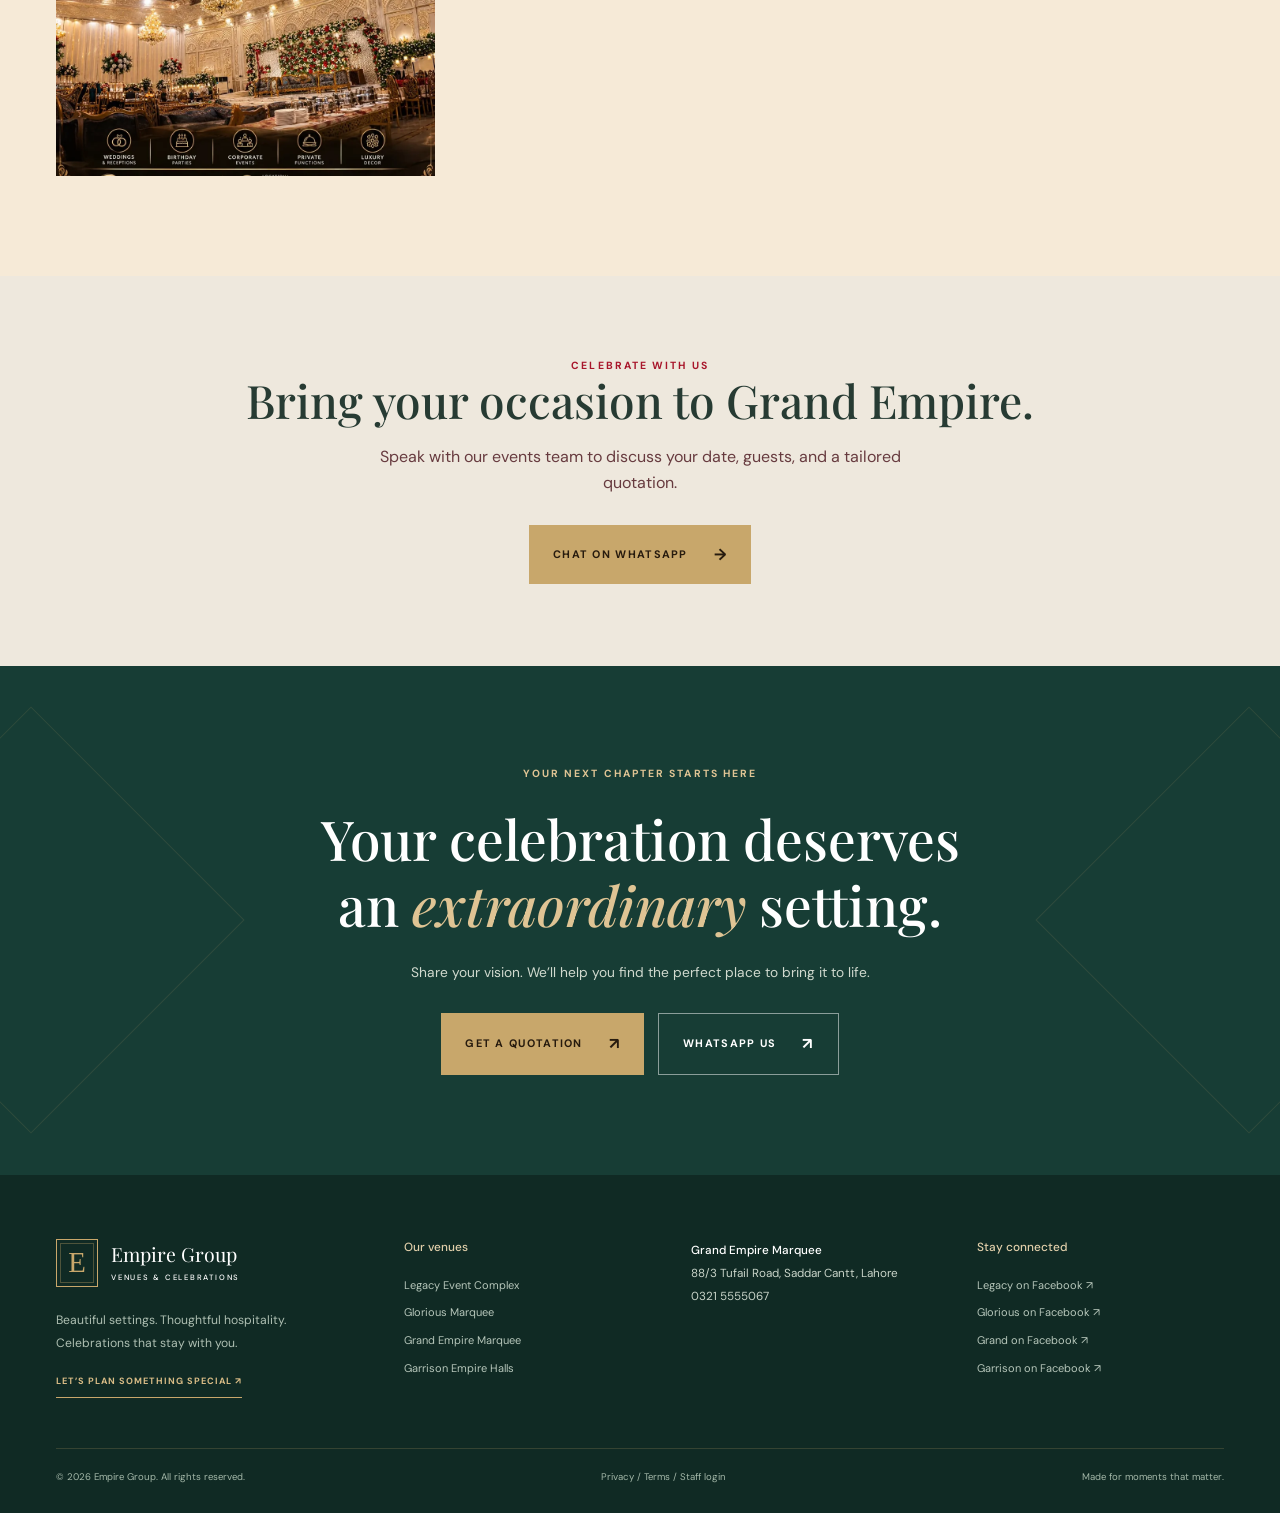
<file: grand-empire.html>
<!doctype html>
<html lang="en">
<head>
<meta charset="utf-8">
<meta name="viewport" content="width=device-width,initial-scale=1">
<title>Grand Empire Marquee | Empire Group</title>
<link rel="preconnect" href="https://fonts.googleapis.com">
<link rel="preconnect" href="https://fonts.gstatic.com" crossorigin>
<link href="https://fonts.googleapis.com/css2?family=DM+Sans:wght@400;500;600;700&family=Playfair+Display:wght@500;600;700&display=swap" rel="stylesheet">
<link rel="stylesheet" href="styles.css">
<style>
.venue-nav{position:relative}.venue-toggle{background:none;border:0;color:#fff;font:700 .84rem "DM Sans",sans-serif;cursor:pointer;padding:10px 0}.venue-menu{display:none;position:absolute;top:39px;left:-20px;width:230px;background:#fff;border-top:3px solid #d9aa47;box-shadow:0 14px 30px #2b050a33;z-index:10}.venue-nav:focus-within .venue-menu,.venue-nav:hover .venue-menu{display:block}.venue-menu a{display:block;color:#4a0b14;padding:12px 18px;font-size:.86rem}.venue-menu a:hover,.venue-menu a.active{background:#f8ebd5;color:#8b1524}.gem-hero{min-height:660px;display:flex;align-items:end;padding:120px 0 74px;color:#fff;background:linear-gradient(90deg,#190306d9 0%,#38070a99 46%,#19030625 100%),url('assets/images/venues/grand-empire/saddar%20exterior-1600.webp') center/cover}.gem-hero h1{max-width:680px;font-size:clamp(3.2rem,7vw,6.1rem);margin:14px 0}.gem-hero p{max-width:520px;color:#f5ddd3;font-size:1.08rem}.gem-tag{color:#f0c971;font-size:.78rem;font-weight:700;letter-spacing:.18em;text-transform:uppercase}.gem-intro{display:grid;grid-template-columns:1fr 1.15fr;gap:68px;align-items:center}.gem-intro img{width:100%;min-height:420px;object-fit:cover}.gem-intro p{font-size:1.05rem;color:#673b3f}.gem-gallery{display:grid;grid-template-columns:repeat(3,1fr);gap:16px}.gem-photo{height:310px;overflow:hidden;background:#2b050a;position:relative}.gem-photo.tall{grid-row:span 2;height:auto}.gem-photo img{width:100%;height:100%;object-fit:cover;transition:transform .7s ease,filter .5s}.gem-photo:hover img{transform:scale(1.07);filter:brightness(1.08)}.gem-photo span{position:absolute;bottom:0;left:0;right:0;padding:28px 15px 13px;background:linear-gradient(transparent,#190306bb);color:#fff;font-size:.78rem;letter-spacing:.07em;text-transform:uppercase;opacity:0;transition:.3s}.gem-photo:hover span{opacity:1}@media(max-width:760px){.gem-hero{min-height:550px}.gem-intro{grid-template-columns:1fr;gap:30px}.gem-gallery{grid-template-columns:1fr 1fr}.gem-photo,.gem-photo.tall{height:260px;grid-row:auto}.gem-photo.tall{grid-column:span 2}.venue-menu{left:auto;right:0}.links{gap:13px}}@media(max-width:500px){.gem-gallery{grid-template-columns:1fr}.gem-photo.tall{grid-column:auto}.venue-nav{display:none}}
</style>
<link rel="stylesheet" href="luxury.css">
<script src="site.js" defer>
</script>
<meta name="description" content="Explore Grand Empire Marquee in Lahore. View venue photographs and contact the team for availability and bookings.">
<meta property="og:type" content="website">
<meta property="og:site_name" content="Empire Group">
<meta property="og:title" content="Grand Empire Marquee | Empire Group">
<meta property="og:description" content="Explore Grand Empire Marquee in Lahore. View venue photographs and contact the team for availability and bookings.">
<meta property="og:image" content="assets/images/hero/grand-interior-1600.webp">
<meta property="og:image:alt" content="Grand Empire Marquee wedding hall in Lahore">
<meta name="theme-color" content="#173d35">
</head>
<body>
<a class="skip-link" href="#main-content">Skip to content</a>
<header class="site-header">
<nav class="wrap" aria-label="Main navigation">
<a class="brand" href="index.html">
<span class="mark" aria-hidden="true">E</span>
<span>Empire Group<small>VENUES &amp; CELEBRATIONS</small>
</span>
</a>
<button class="menu-toggle" type="button" aria-expanded="false" aria-controls="main-links" aria-label="Open navigation">
<span>
</span>
<span>
</span>
</button>
<div class="links" id="main-links">
<a href="about.html">About</a>
<details class="venue-dropdown">
<summary>Venues</summary>
<div class="venue-dropdown-menu">
<a href="legacy.html">Legacy Event Complex</a>
<a href="glorious.html">Glorious Marquee</a>
<a href="grand-empire.html" aria-current="page">Grand Empire Marquee</a>
<a href="garrison.html">Garrison Empire Halls</a>
<a href="index.html#venues">All Venues</a>
</div>
</details>
<a href="gallery.html">Gallery</a>
<a href="contact.html">Contact</a>
<a href="book-now.html">Book Now</a>
<a href="admin-login.html">Admin</a>
</div>
</nav>
</header>
<main id="main-content">
<section class="gem-hero">
<div class="wrap">
<div class="gem-tag">Grand Empire Marquee · Saddar</div>
<h1>Where every event feels royal.</h1>
<p>A grand setting for weddings, receptions, private celebrations, and distinguished corporate events.</p>
<a class="button" href="https://wa.me/923215555067?text=Hello%20Grand%20Empire%20Marquee%2C%20I%20would%20like%20a%20quotation.">Request a quotation <span>→</span>
</a>
</div>
</section>
<section>
<div class="wrap gem-intro">
<img src="assets/images/venues/grand-empire/saddar exterior-960.webp" alt="Grand Empire Marquee exterior" srcset="assets/images/venues/grand-empire/saddar%20exterior-480.webp 480w, assets/images/venues/grand-empire/saddar%20exterior-960.webp 960w, assets/images/venues/grand-empire/saddar%20exterior-1600.webp 1600w" sizes="(max-width: 700px) 100vw, 50vw" width="960" height="720" loading="lazy" decoding="async" data-full="assets/images/venues/grand-empire/saddar exterior-1600.webp">
<div>
<div class="eyebrow" style="color:#a8162b">The venue</div>
<h2 style="margin-top:12px">Elegance on every scale.</h2>
<p>Grand Empire Marquee is a magnificent venue in Saddar Cantt, Lahore, designed for celebrations that deserve a truly memorable setting.</p>
<p>From its grand exterior to the ornate interiors, floral event settings, and sophisticated hospitality, each detail is made to leave an impression.</p>
<p>
<strong>Address:</strong> 88/3 Tufail Road, Saddar Roundabout, Saddar Cantt, Lahore.</p>
<p>
<strong>Bookings:</strong>
<a href="tel:+923215555067">0321 5555067</a>
</p>
<a class="venue-directions" href="https://maps.app.goo.gl/4gEoXNssAwV6752S7" target="_blank" rel="noopener" aria-label="Get directions to Grand Empire Marquee on Google Maps (opens in a new tab)"><svg viewBox="0 0 24 24" fill="none" stroke="currentColor" stroke-width="1.5" aria-hidden="true"><path d="M20 10c0 6-8 12-8 12S4 16 4 10a8 8 0 1 1 16 0Z"/><circle cx="12" cy="10" r="2.5"/></svg><span>Get directions <span aria-hidden="true">↗</span></span></a>
</div>
</div>
</section>
<section style="background:#f6ead7" id="gallery">
<div class="wrap">
<div class="section-head">
<div>
<div class="eyebrow" style="color:#a8162b">Photo gallery</div>
<h2 style="margin-top:12px">A smooth look inside Grand Empire.</h2>
</div>
<p>Scroll through the exterior, grand halls, and celebration-ready interiors.</p>
</div>
<div class="gem-gallery">
<figure class="gem-photo tall">
<img src="assets/images/venues/grand-empire/interior-960.webp" alt="Grand Empire Marquee grand interior" srcset="assets/images/venues/grand-empire/interior-480.webp 480w, assets/images/venues/grand-empire/interior-960.webp 960w, assets/images/venues/grand-empire/interior-1600.webp 1600w" sizes="(max-width: 700px) 100vw, 50vw" width="960" height="640" loading="lazy" decoding="async" data-full="assets/images/venues/grand-empire/interior-1600.webp">
<span>Grand interior</span>
</figure>
<figure class="gem-photo">
<img src="assets/images/venues/grand-empire/476670841_645966584537489_7552537761499896708_n-960.webp" alt="Grand Empire seating" srcset="assets/images/venues/grand-empire/476670841_645966584537489_7552537761499896708_n-480.webp 480w, assets/images/venues/grand-empire/476670841_645966584537489_7552537761499896708_n-960.webp 960w, assets/images/venues/grand-empire/476670841_645966584537489_7552537761499896708_n-1600.webp 1024w" sizes="(max-width: 700px) 100vw, 50vw" width="960" height="720" loading="lazy" decoding="async" data-full="assets/images/venues/grand-empire/476670841_645966584537489_7552537761499896708_n-1600.webp">
<span>Celebration seating</span>
</figure>
<figure class="gem-photo">
<img src="assets/images/venues/grand-empire/477042074_645966927870788_3434544813817185561_n-960.webp" alt="Grand Empire hall" srcset="assets/images/venues/grand-empire/477042074_645966927870788_3434544813817185561_n-480.webp 480w, assets/images/venues/grand-empire/477042074_645966927870788_3434544813817185561_n-960.webp 960w, assets/images/venues/grand-empire/477042074_645966927870788_3434544813817185561_n-1600.webp 1600w" sizes="(max-width: 700px) 100vw, 50vw" width="960" height="640" loading="lazy" decoding="async" data-full="assets/images/venues/grand-empire/477042074_645966927870788_3434544813817185561_n-1600.webp">
<span>Grand hall</span>
</figure>
<figure class="gem-photo">
<img src="assets/images/venues/grand-empire/477582390_645963661204448_5271407835899268665_n-960.webp" alt="Grand Empire event aisle" srcset="assets/images/venues/grand-empire/477582390_645963661204448_5271407835899268665_n-480.webp 480w, assets/images/venues/grand-empire/477582390_645963661204448_5271407835899268665_n-960.webp 960w, assets/images/venues/grand-empire/477582390_645963661204448_5271407835899268665_n-1600.webp 1600w" sizes="(max-width: 700px) 100vw, 50vw" width="960" height="640" loading="lazy" decoding="async" data-full="assets/images/venues/grand-empire/477582390_645963661204448_5271407835899268665_n-1600.webp">
<span>Event setting</span>
</figure>
<figure class="gem-photo">
<img src="assets/images/venues/grand-empire/477718729_645965061204308_371634584521525389_n-960.webp" alt="Grand Empire entrance interior" srcset="assets/images/venues/grand-empire/477718729_645965061204308_371634584521525389_n-480.webp 480w, assets/images/venues/grand-empire/477718729_645965061204308_371634584521525389_n-960.webp 960w, assets/images/venues/grand-empire/477718729_645965061204308_371634584521525389_n-1600.webp 1600w" sizes="(max-width: 700px) 100vw, 50vw" width="960" height="640" loading="lazy" decoding="async" data-full="assets/images/venues/grand-empire/477718729_645965061204308_371634584521525389_n-1600.webp">
<span>Elegant interiors</span>
</figure>
<figure class="gem-photo">
<img src="assets/images/venues/grand-empire/783755217_1082384814303803_2418896670542226831_n-960.webp" alt="Grand Empire stage" srcset="assets/images/venues/grand-empire/783755217_1082384814303803_2418896670542226831_n-480.webp 480w, assets/images/venues/grand-empire/783755217_1082384814303803_2418896670542226831_n-960.webp 960w, assets/images/venues/grand-empire/783755217_1082384814303803_2418896670542226831_n-1600.webp 1149w" sizes="(max-width: 700px) 100vw, 50vw" width="960" height="1144" loading="lazy" decoding="async" data-full="assets/images/venues/grand-empire/783755217_1082384814303803_2418896670542226831_n-1600.webp">
<span>Royal stage</span>
</figure>
<figure class="gem-photo">
<img src="assets/images/venues/grand-empire/784717641_1084042544138030_2316935233405279600_n-960.webp" alt="Grand Empire dining setup" srcset="assets/images/venues/grand-empire/784717641_1084042544138030_2316935233405279600_n-480.webp 480w, assets/images/venues/grand-empire/784717641_1084042544138030_2316935233405279600_n-960.webp 960w, assets/images/venues/grand-empire/784717641_1084042544138030_2316935233405279600_n-1600.webp 1254w" sizes="(max-width: 700px) 100vw, 50vw" width="960" height="960" loading="lazy" decoding="async" data-full="assets/images/venues/grand-empire/784717641_1084042544138030_2316935233405279600_n-1600.webp">
<span>Dining setup</span>
</figure>
<figure class="gem-photo">
<img src="assets/images/venues/grand-empire/791145909_1089026570306294_1171199623455622164_n-960.webp" alt="Grand Empire exterior" srcset="assets/images/venues/grand-empire/791145909_1089026570306294_1171199623455622164_n-480.webp 480w, assets/images/venues/grand-empire/791145909_1089026570306294_1171199623455622164_n-960.webp 960w, assets/images/venues/grand-empire/791145909_1089026570306294_1171199623455622164_n-1600.webp 1254w" sizes="(max-width: 700px) 100vw, 50vw" width="960" height="960" loading="lazy" decoding="async" data-full="assets/images/venues/grand-empire/791145909_1089026570306294_1171199623455622164_n-1600.webp">
<span>Venue exterior</span>
</figure>
<figure class="gem-photo">
<img src="assets/images/venues/grand-empire/791296721_1089891733553111_8994686203060851386_n-960.webp" alt="Grand Empire corridor" srcset="assets/images/venues/grand-empire/791296721_1089891733553111_8994686203060851386_n-480.webp 480w, assets/images/venues/grand-empire/791296721_1089891733553111_8994686203060851386_n-960.webp 960w, assets/images/venues/grand-empire/791296721_1089891733553111_8994686203060851386_n-1600.webp 1254w" sizes="(max-width: 700px) 100vw, 50vw" width="960" height="960" loading="lazy" decoding="async" data-full="assets/images/venues/grand-empire/791296721_1089891733553111_8994686203060851386_n-1600.webp">
<span>Royal arrival</span>
</figure>
<figure class="gem-photo">
<img src="assets/images/venues/grand-empire/792237280_1093327583209526_6386830306898479179_n-960.webp" alt="Grand Empire floral setup" srcset="assets/images/venues/grand-empire/792237280_1093327583209526_6386830306898479179_n-480.webp 480w, assets/images/venues/grand-empire/792237280_1093327583209526_6386830306898479179_n-960.webp 960w, assets/images/venues/grand-empire/792237280_1093327583209526_6386830306898479179_n-1600.webp 1254w" sizes="(max-width: 700px) 100vw, 50vw" width="960" height="960" loading="lazy" decoding="async" data-full="assets/images/venues/grand-empire/792237280_1093327583209526_6386830306898479179_n-1600.webp">
<span>Floral celebration</span>
</figure>
<figure class="gem-photo">
<img src="assets/images/venues/grand-empire/792970490_1094136806461937_7285326083396391683_n-960.webp" alt="Grand Empire floral arch" srcset="assets/images/venues/grand-empire/792970490_1094136806461937_7285326083396391683_n-480.webp 480w, assets/images/venues/grand-empire/792970490_1094136806461937_7285326083396391683_n-960.webp 960w, assets/images/venues/grand-empire/792970490_1094136806461937_7285326083396391683_n-1600.webp 1254w" sizes="(max-width: 700px) 100vw, 50vw" width="960" height="960" loading="lazy" decoding="async" data-full="assets/images/venues/grand-empire/792970490_1094136806461937_7285326083396391683_n-1600.webp">
<span>Signature decor</span>
</figure>
<figure class="gem-photo">
<img src="assets/images/venues/grand-empire/795582801_1095089246366693_6131955542133846556_n-960.webp" alt="Grand Empire reception" srcset="assets/images/venues/grand-empire/795582801_1095089246366693_6131955542133846556_n-480.webp 480w, assets/images/venues/grand-empire/795582801_1095089246366693_6131955542133846556_n-960.webp 960w, assets/images/venues/grand-empire/795582801_1095089246366693_6131955542133846556_n-1600.webp 1254w" sizes="(max-width: 700px) 100vw, 50vw" width="960" height="960" loading="lazy" decoding="async" data-full="assets/images/venues/grand-empire/795582801_1095089246366693_6131955542133846556_n-1600.webp">
<span>Wedding reception</span>
</figure>
</div>
</div>
</section>
<section class="cta">
<div class="wrap">
<div class="eyebrow" style="color:#a8162b">Celebrate with us</div>
<h2>Bring your occasion to Grand Empire.</h2>
<p>Speak with our events team to discuss your date, guests, and a tailored quotation.</p>
<a class="button" href="https://wa.me/923215555067?text=Hello%20Grand%20Empire%20Marquee%2C%20I%20would%20like%20a%20quotation.">Chat on WhatsApp <span>→</span>
</a>
</div>
</section>
<section class="booking-cta">
<div class="wrap">
<div class="eyebrow">YOUR NEXT CHAPTER STARTS HERE</div>
<h2>Your celebration deserves<br>an <em>extraordinary</em> setting.</h2>
<p>Share your vision. We’ll help you find the perfect place to bring it to life.</p>
<div class="button-row">
<a class="button" href="contact.html#quote-form">Get a quotation <span>↗</span>
</a>
<a class="button button-outline" href="https://wa.me/923218489366">WhatsApp us <span>↗</span>
</a>
</div>
</div>
</section>
</main>
<footer>
<div class="wrap">
<div class="footer-main">
<div>
<a class="brand" href="index.html">
<span class="mark" aria-hidden="true">E</span>
<span>Empire Group<small>VENUES &amp; CELEBRATIONS</small>
</span>
</a>
<p>Beautiful settings. Thoughtful hospitality.<br>Celebrations that stay with you.</p>
<a class="text-link" href="https://wa.me/923218489366">Let’s plan something special ↗</a>
</div>
<div class="footer-links">
<h3>Our venues</h3>
<a href="legacy.html">Legacy Event Complex</a>
<a href="glorious.html">Glorious Marquee</a>
<a href="grand-empire.html">Grand Empire Marquee</a>
<a href="garrison.html">Garrison Empire Halls</a>
</div>
<div class="contact">
<strong style="color:white">Grand Empire Marquee</strong>
<br>88/3 Tufail Road, Saddar Cantt, Lahore<br>
<a href="tel:+923215555067">0321 5555067</a>
</div>
<div class="footer-links">
<h3>Stay connected</h3>
<a href="https://www.facebook.com/profile.php?id=100094765842459" target="_blank" rel="noopener">Legacy on Facebook ↗</a>
<a href="https://www.facebook.com/profile.php?id=61558022280793" target="_blank" rel="noopener">Glorious on Facebook ↗</a>
<a href="https://www.facebook.com/grandempiremarque" target="_blank" rel="noopener">Grand on Facebook ↗</a>
<a href="https://www.facebook.com/GarrisonEmpire82" target="_blank" rel="noopener">Garrison on Facebook ↗</a>
</div>
</div>
<div class="copyright">
<span>© 2026 Empire Group. All rights reserved.</span>
<span>
<a href="privacy.html">Privacy</a>
<span aria-hidden="true"> / </span>
<a href="terms.html">Terms</a>
<span aria-hidden="true"> / </span>
<a href="admin-login.html">Staff login</a>
</span>
<span>Made for moments that matter.</span>
</div>
</div>
</footer>
<a class="floating-whatsapp" href="https://wa.me/923218489366?text=Hello%20Empire%20Group%2C%20I%20would%20like%20to%20enquire%20about%20an%20event." aria-label="Enquire now on WhatsApp">
<svg viewBox="0 0 24 24" fill="none" stroke="currentColor" stroke-width="1.5" aria-hidden="true">
<path d="M20.5 11.6a8.5 8.5 0 0 1-12.6 7.5L3 20.5l1.4-4.8a8.5 8.5 0 1 1 16.1-4.1Z"/>
<path d="M8 7.5c-2 2 3 8 6 7.5l1.5-2-2.5-1-1 1c-1.3-.6-2.3-1.6-3-3l1-1Z"/>
</svg>
<span>Enquire Now</span>
</a>
</body>
</html>
</file>
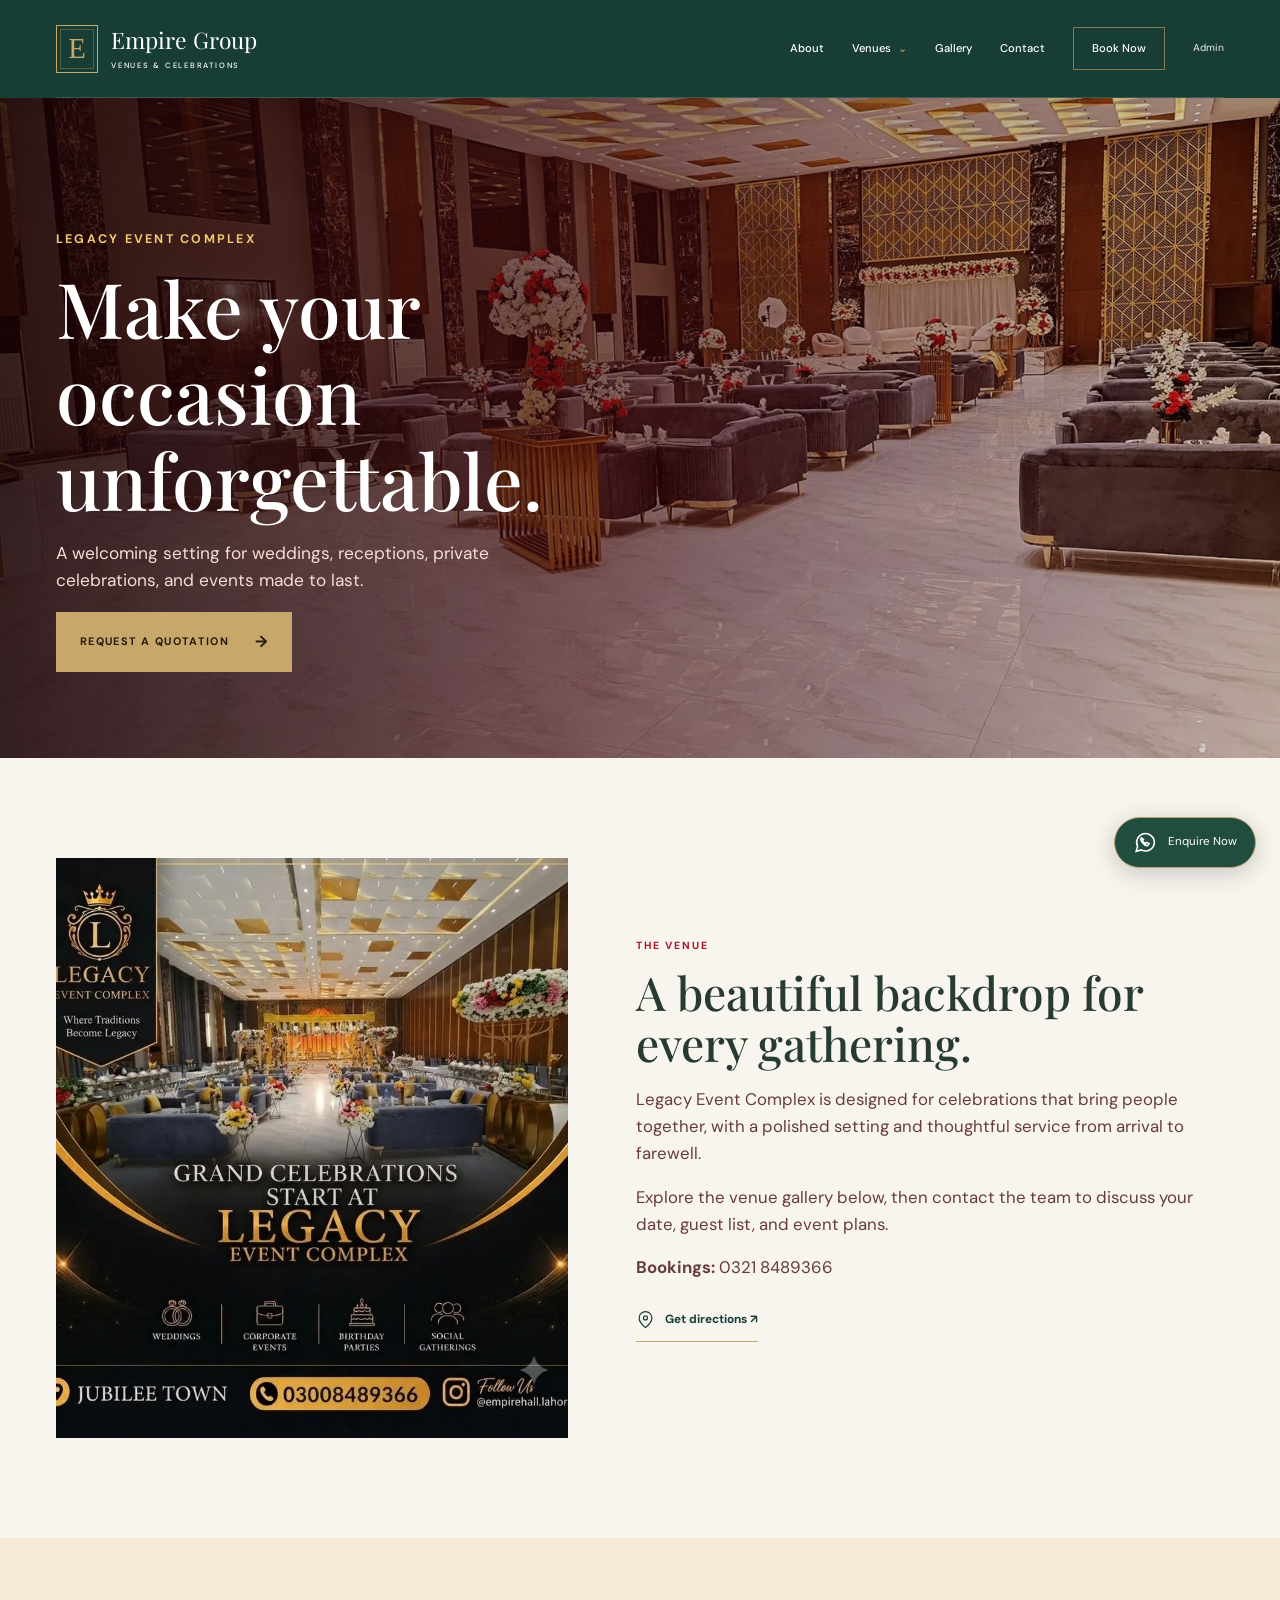
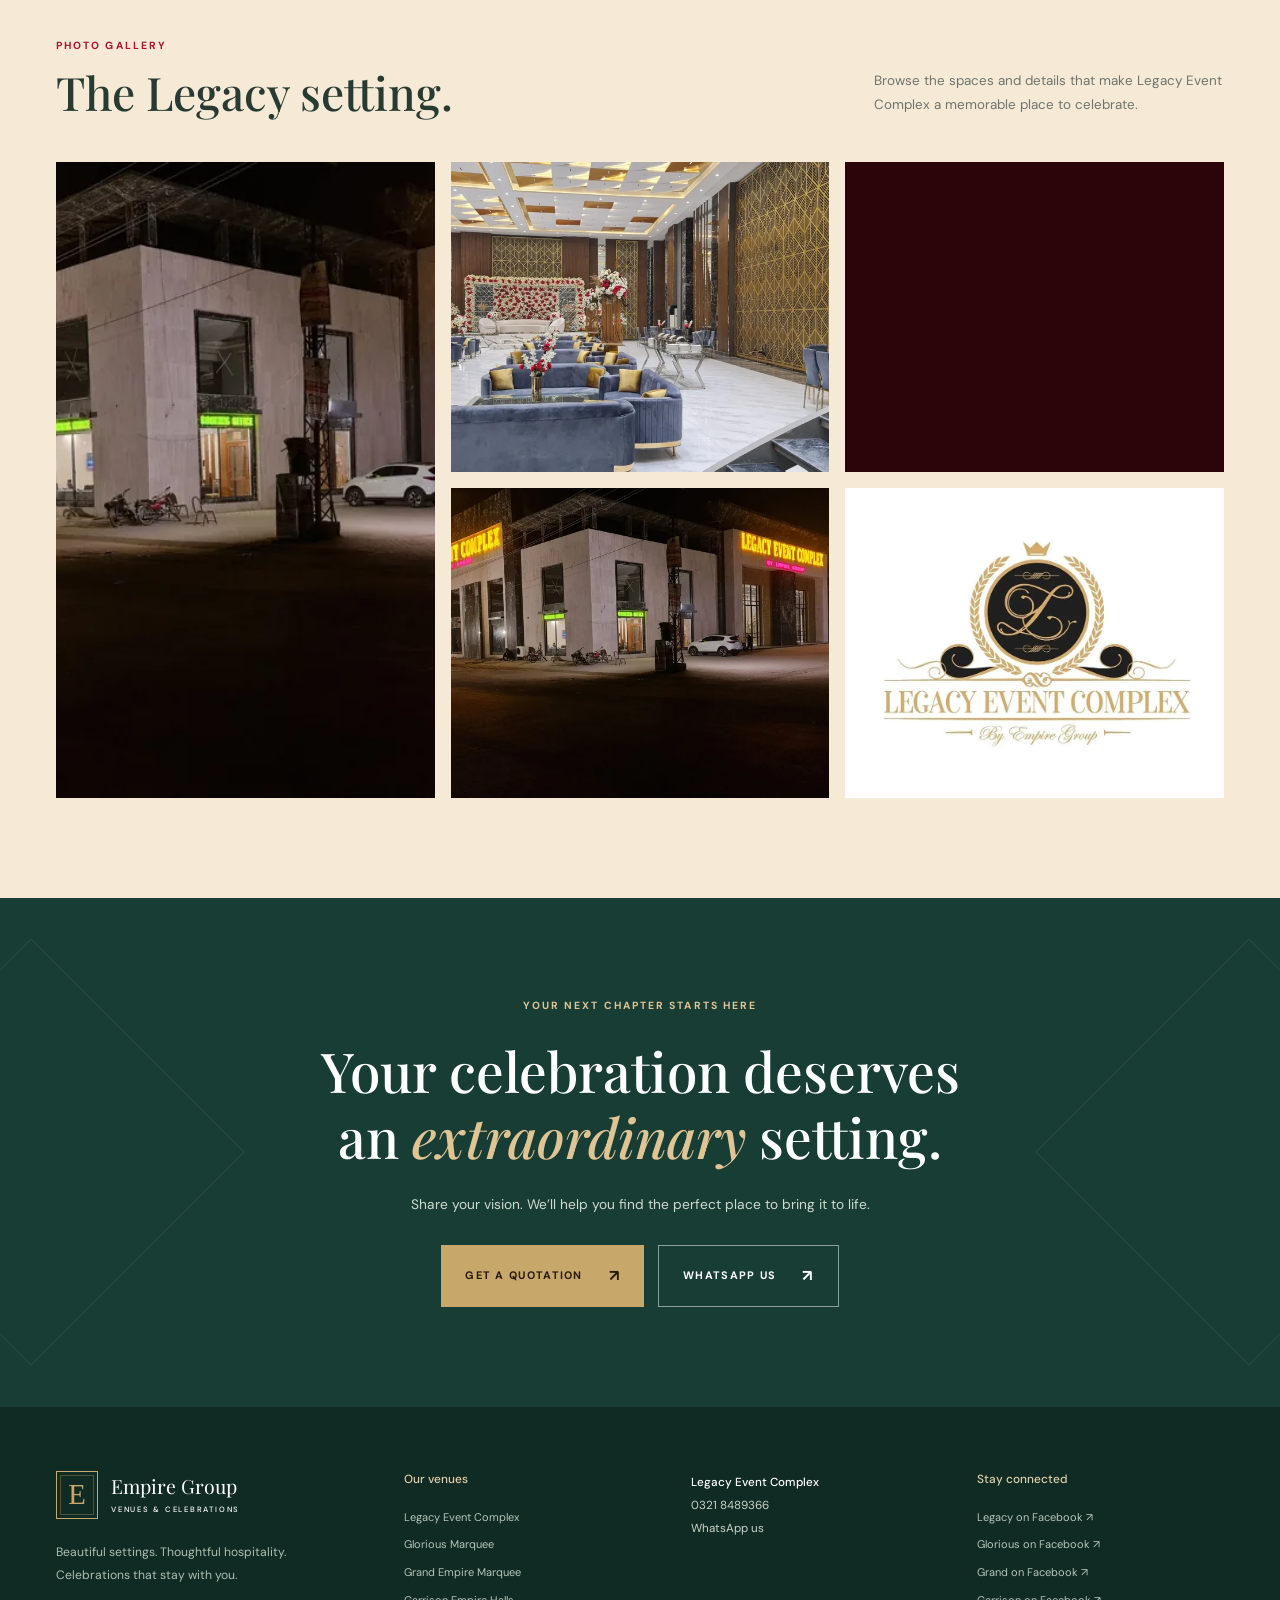
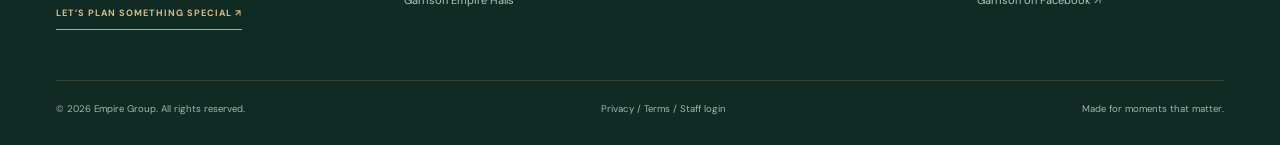
<file: legacy.html>
<!doctype html>
<html lang="en">
<head>
<meta charset="utf-8">
<meta name="viewport" content="width=device-width, initial-scale=1">
<title>Legacy Event Complex | Empire Group</title>
<link rel="preconnect" href="https://fonts.googleapis.com">
<link rel="preconnect" href="https://fonts.gstatic.com" crossorigin>
<link href="https://fonts.googleapis.com/css2?family=DM+Sans:wght@400;500;600;700&family=Playfair+Display:wght@500;600;700&display=swap" rel="stylesheet">
<link rel="stylesheet" href="styles.css">
<style>
    .venue-nav{position:relative}.venue-toggle{background:none;border:0;color:#fff;font:700 .84rem "DM Sans",sans-serif;cursor:pointer;padding:10px 0}.venue-menu{display:none;position:absolute;top:39px;left:-20px;width:230px;background:#fff;border-top:3px solid #d9aa47;box-shadow:0 14px 30px #2b050a33;z-index:10}.venue-nav:focus-within .venue-menu,.venue-nav:hover .venue-menu{display:block}.venue-menu a{display:block;color:#4a0b14;padding:12px 18px;font-size:.86rem}.venue-menu a:hover,.venue-menu a.active{background:#f8ebd5;color:#8b1524}
    .legacy-hero{min-height:660px;display:flex;align-items:end;padding:120px 0 74px;color:#fff;background:linear-gradient(90deg,#190306d9 0%,#38070a99 46%,#19030625 100%),url('assets/images/venues/legacy/475006253_465138843321640_6688428714032718848_n-1600.webp') center/cover}.legacy-hero h1{max-width:680px;font-size:clamp(3.2rem,7vw,6.1rem);margin:14px 0}.legacy-hero p{max-width:520px;color:#f5ddd3;font-size:1.08rem}.legacy-tag{color:#f0c971;font-size:.78rem;font-weight:700;letter-spacing:.18em;text-transform:uppercase}
    .legacy-intro{display:grid;grid-template-columns:1fr 1.15fr;gap:68px;align-items:center}.legacy-intro img{width:100%;min-height:420px;object-fit:cover}.legacy-intro p{font-size:1.05rem;color:#673b3f}.legacy-gallery{display:grid;grid-template-columns:repeat(3,1fr);gap:16px}.legacy-photo{height:310px;overflow:hidden;background:#2b050a;position:relative}.legacy-photo.tall{grid-row:span 2;height:auto}.legacy-photo img{width:100%;height:100%;object-fit:cover;transition:transform .7s ease,filter .5s}.legacy-photo:hover img{transform:scale(1.07);filter:brightness(1.08)}.legacy-photo span{position:absolute;bottom:0;left:0;right:0;padding:28px 15px 13px;background:linear-gradient(transparent,#190306bb);color:#fff;font-size:.78rem;letter-spacing:.07em;text-transform:uppercase;opacity:0;transition:.3s}.legacy-photo:hover span{opacity:1}
    @media(max-width:760px){.legacy-hero{min-height:550px}.legacy-intro{grid-template-columns:1fr;gap:30px}.legacy-gallery{grid-template-columns:1fr 1fr}.legacy-photo,.legacy-photo.tall{height:260px;grid-row:auto}}
    @media(max-width:480px){.legacy-gallery{grid-template-columns:1fr}}
  </style>
<link rel="stylesheet" href="luxury.css">
<script src="site.js" defer>
</script>
<meta name="description" content="Explore Legacy Event Complex in Lahore. View venue photographs and contact the team for availability and bookings.">
<meta property="og:type" content="website">
<meta property="og:site_name" content="Empire Group">
<meta property="og:title" content="Legacy Event Complex | Empire Group">
<meta property="og:description" content="Explore Legacy Event Complex in Lahore. View venue photographs and contact the team for availability and bookings.">
<meta property="og:image" content="assets/images/hero/grand-interior-1600.webp">
<meta property="og:image:alt" content="Grand Empire Marquee wedding hall in Lahore">
<meta name="theme-color" content="#173d35">
</head>
<body>
<a class="skip-link" href="#main-content">Skip to content</a>
<header class="site-header">
<nav class="wrap" aria-label="Main navigation">
<a class="brand" href="index.html">
<span class="mark" aria-hidden="true">E</span>
<span>Empire Group<small>VENUES &amp; CELEBRATIONS</small>
</span>
</a>
<button class="menu-toggle" type="button" aria-expanded="false" aria-controls="main-links" aria-label="Open navigation">
<span>
</span>
<span>
</span>
</button>
<div class="links" id="main-links">
<a href="about.html">About</a>
<details class="venue-dropdown">
<summary>Venues</summary>
<div class="venue-dropdown-menu">
<a href="legacy.html" aria-current="page">Legacy Event Complex</a>
<a href="glorious.html">Glorious Marquee</a>
<a href="grand-empire.html">Grand Empire Marquee</a>
<a href="garrison.html">Garrison Empire Halls</a>
<a href="index.html#venues">All Venues</a>
</div>
</details>
<a href="gallery.html">Gallery</a>
<a href="contact.html">Contact</a>
<a href="book-now.html">Book Now</a>
<a href="admin-login.html">Admin</a>
</div>
</nav>
</header>
<main id="main-content">
<section class="legacy-hero">
<div class="wrap">
<div class="legacy-tag">Legacy Event Complex</div>
<h1>Make your occasion unforgettable.</h1>
<p>A welcoming setting for weddings, receptions, private celebrations, and events made to last.</p>
<a class="button" href="https://wa.me/923218489366?text=Hello%20Legacy%20Event%20Complex%2C%20I%20would%20like%20a%20quotation.">Request a quotation <span>→</span>
</a>
</div>
</section>
<section>
<div class="wrap legacy-intro">
<img src="assets/images/venues/legacy/769363629_901053589730161_4167198198702452270_n-960.webp" alt="Legacy Event Complex exterior" srcset="assets/images/venues/legacy/769363629_901053589730161_4167198198702452270_n-480.webp 480w, assets/images/venues/legacy/769363629_901053589730161_4167198198702452270_n-960.webp 960w, assets/images/venues/legacy/769363629_901053589730161_4167198198702452270_n-1600.webp 1024w" sizes="(max-width: 700px) 100vw, 50vw" width="960" height="960" loading="lazy" decoding="async" data-full="assets/images/venues/legacy/769363629_901053589730161_4167198198702452270_n-1600.webp">
<div>
<div class="eyebrow" style="color:#a8162b">The venue</div>
<h2 style="margin-top:12px">A beautiful backdrop for every gathering.</h2>
<p>Legacy Event Complex is designed for celebrations that bring people together, with a polished setting and thoughtful service from arrival to farewell.</p>
<p>Explore the venue gallery below, then contact the team to discuss your date, guest list, and event plans.</p>
<p>
<strong>Bookings:</strong>
<a href="tel:+923218489366">0321 8489366</a>
</p>
<a class="venue-directions" href="https://maps.app.goo.gl/MMx3iqmCL4uTL4aq7" target="_blank" rel="noopener" aria-label="Get directions to Legacy Event Complex on Google Maps (opens in a new tab)"><svg viewBox="0 0 24 24" fill="none" stroke="currentColor" stroke-width="1.5" aria-hidden="true"><path d="M20 10c0 6-8 12-8 12S4 16 4 10a8 8 0 1 1 16 0Z"/><circle cx="12" cy="10" r="2.5"/></svg><span>Get directions <span aria-hidden="true">↗</span></span></a>
</div>
</div>
</section>
<section style="background:#f6ead7" id="gallery">
<div class="wrap">
<div class="section-head">
<div>
<div class="eyebrow" style="color:#a8162b">Photo gallery</div>
<h2 style="margin-top:12px">The Legacy setting.</h2>
</div>
<p>Browse the spaces and details that make Legacy Event Complex a memorable place to celebrate.</p>
</div>
<div class="legacy-gallery">
<figure class="legacy-photo tall">
<img src="assets/images/venues/legacy/475233578_465790299923161_5183288757633109844_n-960.webp" alt="Legacy Event Complex event setup" srcset="assets/images/venues/legacy/475233578_465790299923161_5183288757633109844_n-480.webp 480w, assets/images/venues/legacy/475233578_465790299923161_5183288757633109844_n-960.webp 960w, assets/images/venues/legacy/475233578_465790299923161_5183288757633109844_n-1600.webp 1600w" sizes="(max-width: 700px) 100vw, 50vw" width="960" height="540" loading="lazy" decoding="async" data-full="assets/images/venues/legacy/475233578_465790299923161_5183288757633109844_n-1600.webp">
<span>Event setup</span>
</figure>
<figure class="legacy-photo">
<img src="assets/images/venues/legacy/475118490_465144453321079_1157794109577694652_n-960.webp" alt="Legacy Event Complex interior" srcset="assets/images/venues/legacy/475118490_465144453321079_1157794109577694652_n-480.webp 480w, assets/images/venues/legacy/475118490_465144453321079_1157794109577694652_n-960.webp 960w, assets/images/venues/legacy/475118490_465144453321079_1157794109577694652_n-1600.webp 1600w" sizes="(max-width: 700px) 100vw, 50vw" width="960" height="540" loading="lazy" decoding="async" data-full="assets/images/venues/legacy/475118490_465144453321079_1157794109577694652_n-1600.webp">
<span>Venue interior</span>
</figure>
<figure class="legacy-photo">
<img src="assets/images/venues/legacy/475006253_465138843321640_6688428714032718848_n-960.webp" alt="Legacy Event Complex celebration" srcset="assets/images/venues/legacy/475006253_465138843321640_6688428714032718848_n-480.webp 480w, assets/images/venues/legacy/475006253_465138843321640_6688428714032718848_n-960.webp 960w, assets/images/venues/legacy/475006253_465138843321640_6688428714032718848_n-1600.webp 1600w" sizes="(max-width: 700px) 100vw, 50vw" width="960" height="540" loading="lazy" decoding="async" data-full="assets/images/venues/legacy/475006253_465138843321640_6688428714032718848_n-1600.webp">
<span>Celebration details</span>
</figure>
<figure class="legacy-photo">
<img src="assets/images/venues/legacy/474471933_459510587217799_6899282434765300313_n-960.webp" alt="Legacy Event Complex decor" srcset="assets/images/venues/legacy/474471933_459510587217799_6899282434765300313_n-480.webp 480w, assets/images/venues/legacy/474471933_459510587217799_6899282434765300313_n-960.webp 960w, assets/images/venues/legacy/474471933_459510587217799_6899282434765300313_n-1600.webp 1600w" sizes="(max-width: 700px) 100vw, 50vw" width="960" height="540" loading="lazy" decoding="async" data-full="assets/images/venues/legacy/474471933_459510587217799_6899282434765300313_n-1600.webp">
<span>Event decor</span>
</figure>
<figure class="legacy-photo">
<img src="assets/images/venues/legacy/363297583_113456381823223_8978930835828037977_n-960.webp" alt="Legacy Event Complex hall" srcset="assets/images/venues/legacy/363297583_113456381823223_8978930835828037977_n-480.webp 480w, assets/images/venues/legacy/363297583_113456381823223_8978930835828037977_n-1600.webp 960w" sizes="(max-width: 700px) 100vw, 50vw" width="960" height="941" loading="lazy" decoding="async" data-full="assets/images/venues/legacy/363297583_113456381823223_8978930835828037977_n-1600.webp">
<span>Legacy hall</span>
</figure>
</div>
</div>
</section>
<section class="booking-cta">
<div class="wrap">
<div class="eyebrow">YOUR NEXT CHAPTER STARTS HERE</div>
<h2>Your celebration deserves<br>an <em>extraordinary</em> setting.</h2>
<p>Share your vision. We’ll help you find the perfect place to bring it to life.</p>
<div class="button-row">
<a class="button" href="contact.html#quote-form">Get a quotation <span>↗</span>
</a>
<a class="button button-outline" href="https://wa.me/923218489366">WhatsApp us <span>↗</span>
</a>
</div>
</div>
</section>
</main>
<footer>
<div class="wrap">
<div class="footer-main">
<div>
<a class="brand" href="index.html">
<span class="mark" aria-hidden="true">E</span>
<span>Empire Group<small>VENUES &amp; CELEBRATIONS</small>
</span>
</a>
<p>Beautiful settings. Thoughtful hospitality.<br>Celebrations that stay with you.</p>
<a class="text-link" href="https://wa.me/923218489366">Let’s plan something special ↗</a>
</div>
<div class="footer-links">
<h3>Our venues</h3>
<a href="legacy.html">Legacy Event Complex</a>
<a href="glorious.html">Glorious Marquee</a>
<a href="grand-empire.html">Grand Empire Marquee</a>
<a href="garrison.html">Garrison Empire Halls</a>
</div>
<div class="contact">
<strong style="color:white">Legacy Event Complex</strong>
<br>
<a href="tel:+923218489366">0321 8489366</a>
<br>
<a href="https://wa.me/923218489366">WhatsApp us</a>
</div>
<div class="footer-links">
<h3>Stay connected</h3>
<a href="https://www.facebook.com/profile.php?id=100094765842459" target="_blank" rel="noopener">Legacy on Facebook ↗</a>
<a href="https://www.facebook.com/profile.php?id=61558022280793" target="_blank" rel="noopener">Glorious on Facebook ↗</a>
<a href="https://www.facebook.com/grandempiremarque" target="_blank" rel="noopener">Grand on Facebook ↗</a>
<a href="https://www.facebook.com/GarrisonEmpire82" target="_blank" rel="noopener">Garrison on Facebook ↗</a>
</div>
</div>
<div class="copyright">
<span>© 2026 Empire Group. All rights reserved.</span>
<span>
<a href="privacy.html">Privacy</a>
<span aria-hidden="true"> / </span>
<a href="terms.html">Terms</a>
<span aria-hidden="true"> / </span>
<a href="admin-login.html">Staff login</a>
</span>
<span>Made for moments that matter.</span>
</div>
</div>
</footer>
<a class="floating-whatsapp" href="https://wa.me/923218489366?text=Hello%20Empire%20Group%2C%20I%20would%20like%20to%20enquire%20about%20an%20event." aria-label="Enquire now on WhatsApp">
<svg viewBox="0 0 24 24" fill="none" stroke="currentColor" stroke-width="1.5" aria-hidden="true">
<path d="M20.5 11.6a8.5 8.5 0 0 1-12.6 7.5L3 20.5l1.4-4.8a8.5 8.5 0 1 1 16.1-4.1Z"/>
<path d="M8 7.5c-2 2 3 8 6 7.5l1.5-2-2.5-1-1 1c-1.3-.6-2.3-1.6-3-3l1-1Z"/>
</svg>
<span>Enquire Now</span>
</a>
</body>
</html>
</file>
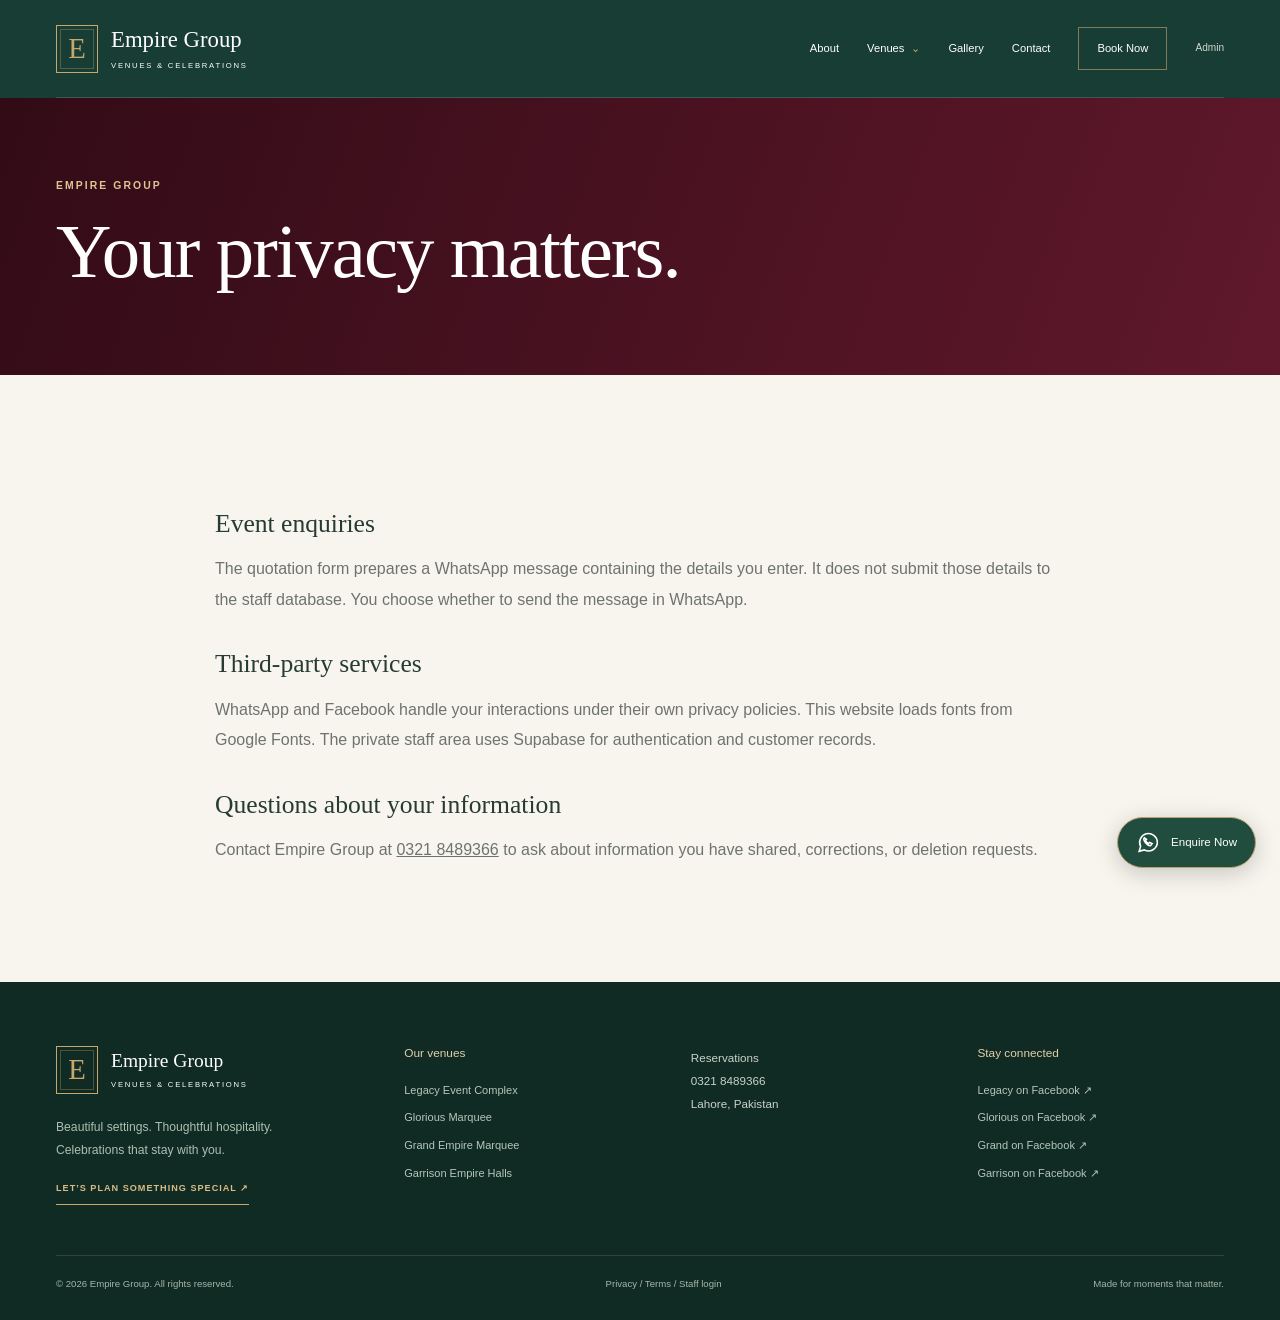
<file: privacy.html>
<!doctype html>
<html lang="en">
<head>
<meta charset="utf-8">
<meta name="viewport" content="width=device-width,initial-scale=1">
<title>Privacy | Empire Group</title>
<link rel="stylesheet" href="styles.css">
<link rel="stylesheet" href="luxury.css">
<script src="site.js" defer>
</script>
</head>
<body>
<a class="skip-link" href="#main-content">Skip to content</a>
<header class="site-header">
<nav class="wrap" aria-label="Main navigation">
<a class="brand" href="index.html">
<span class="mark" aria-hidden="true">E</span>
<span>Empire Group<small>VENUES &amp; CELEBRATIONS</small>
</span>
</a>
<button class="menu-toggle" type="button" aria-expanded="false" aria-controls="main-links" aria-label="Open navigation">
<span>
</span>
<span>
</span>
</button>
<div class="links" id="main-links">
<a href="about.html">About</a>
<details class="venue-dropdown">
<summary>Venues</summary>
<div class="venue-dropdown-menu">
<a href="legacy.html">Legacy Event Complex</a>
<a href="glorious.html">Glorious Marquee</a>
<a href="grand-empire.html">Grand Empire Marquee</a>
<a href="garrison.html">Garrison Empire Halls</a>
<a href="index.html#venues">All Venues</a>
</div>
</details>
<a href="gallery.html">Gallery</a>
<a href="contact.html">Contact</a>
<a href="book-now.html">Book Now</a>
<a href="admin-login.html">Admin</a>
</div>
</nav>
</header>
<main id="main-content">
<section class="page-hero">
<div class="wrap">
<div class="eyebrow">EMPIRE GROUP</div>
<h1>Your privacy matters.</h1>
</div>
</section>
<section class="wrap legal-copy">
<h2>Event enquiries</h2>
<p>The quotation form prepares a WhatsApp message containing the details you enter. It does not submit those details to the staff database. You choose whether to send the message in WhatsApp.</p>
<h2>Third-party services</h2>
<p>WhatsApp and Facebook handle your interactions under their own privacy policies. This website loads fonts from Google Fonts. The private staff area uses Supabase for authentication and customer records.</p>
<h2>Questions about your information</h2>
<p>Contact Empire Group at <a href="tel:+923218489366">0321 8489366</a> to ask about information you have shared, corrections, or deletion requests.</p>
</section>
</main>
<footer>
<div class="wrap">
<div class="footer-main">
<div>
<a class="brand" href="index.html">
<span class="mark" aria-hidden="true">E</span>
<span>Empire Group<small>VENUES &amp; CELEBRATIONS</small>
</span>
</a>
<p>Beautiful settings. Thoughtful hospitality.<br>Celebrations that stay with you.</p>
<a class="text-link" href="https://wa.me/923218489366">Let’s plan something special ↗</a>
</div>
<div class="footer-links">
<h3>Our venues</h3>
<a href="legacy.html">Legacy Event Complex</a>
<a href="glorious.html">Glorious Marquee</a>
<a href="grand-empire.html">Grand Empire Marquee</a>
<a href="garrison.html">Garrison Empire Halls</a>
</div>
<div class="contact">
<strong>Reservations</strong>
<br>
<a href="tel:+923218489366">0321 8489366</a>
<br>Lahore, Pakistan</div>
<div class="footer-links">
<h3>Stay connected</h3>
<a href="https://www.facebook.com/profile.php?id=100094765842459" target="_blank" rel="noopener">Legacy on Facebook ↗</a>
<a href="https://www.facebook.com/profile.php?id=61558022280793" target="_blank" rel="noopener">Glorious on Facebook ↗</a>
<a href="https://www.facebook.com/grandempiremarque" target="_blank" rel="noopener">Grand on Facebook ↗</a>
<a href="https://www.facebook.com/GarrisonEmpire82" target="_blank" rel="noopener">Garrison on Facebook ↗</a>
</div>
</div>
<div class="copyright">
<span>© 2026 Empire Group. All rights reserved.</span>
<span>
<a href="privacy.html">Privacy</a>
<span aria-hidden="true"> / </span>
<a href="terms.html">Terms</a>
<span aria-hidden="true"> / </span>
<a href="admin-login.html">Staff login</a>
</span>
<span>Made for moments that matter.</span>
</div>
</div>
</footer>
<a class="floating-whatsapp" href="https://wa.me/923218489366?text=Hello%20Empire%20Group%2C%20I%20would%20like%20to%20enquire%20about%20an%20event." aria-label="Enquire now on WhatsApp">
<svg viewBox="0 0 24 24" fill="none" stroke="currentColor" stroke-width="1.5" aria-hidden="true">
<path d="M20.5 11.6a8.5 8.5 0 0 1-12.6 7.5L3 20.5l1.4-4.8a8.5 8.5 0 1 1 16.1-4.1Z"/>
<path d="M8 7.5c-2 2 3 8 6 7.5l1.5-2-2.5-1-1 1c-1.3-.6-2.3-1.6-3-3l1-1Z"/>
</svg>
<span>Enquire Now</span>
</a>
</body>
</html>
</file>
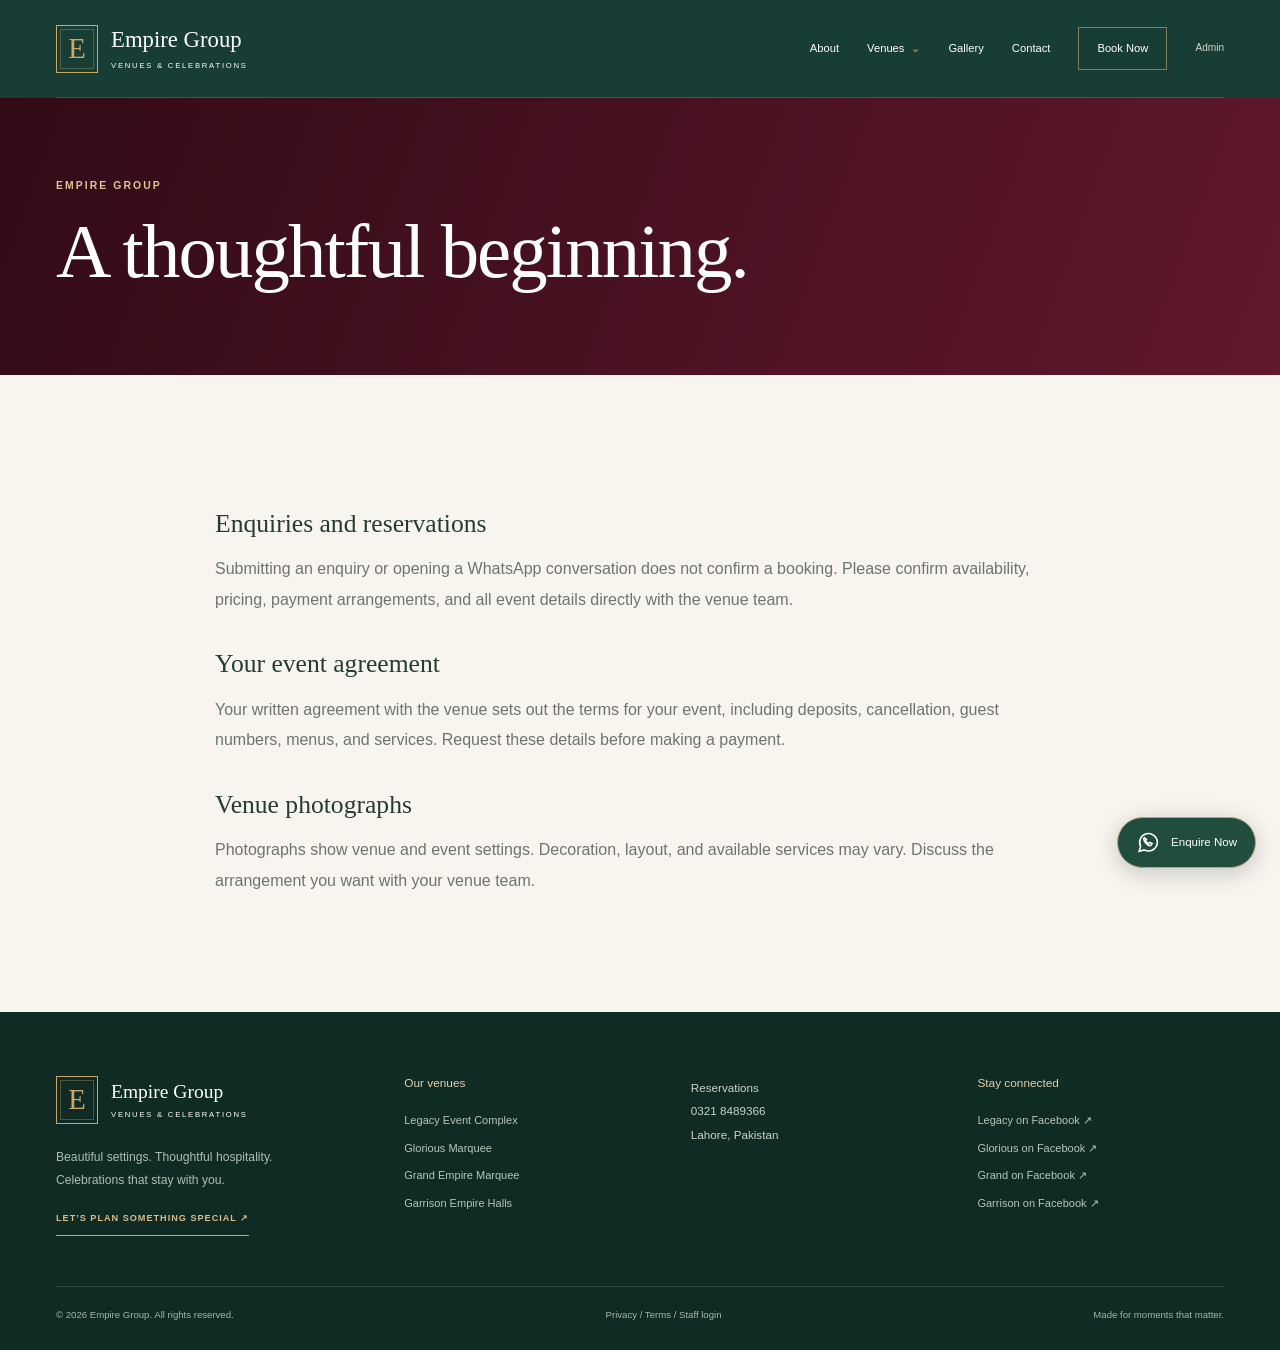
<file: terms.html>
<!doctype html>
<html lang="en">
<head>
<meta charset="utf-8">
<meta name="viewport" content="width=device-width,initial-scale=1">
<title>Terms | Empire Group</title>
<link rel="stylesheet" href="styles.css">
<link rel="stylesheet" href="luxury.css">
<script src="site.js" defer>
</script>
</head>
<body>
<a class="skip-link" href="#main-content">Skip to content</a>
<header class="site-header">
<nav class="wrap" aria-label="Main navigation">
<a class="brand" href="index.html">
<span class="mark" aria-hidden="true">E</span>
<span>Empire Group<small>VENUES &amp; CELEBRATIONS</small>
</span>
</a>
<button class="menu-toggle" type="button" aria-expanded="false" aria-controls="main-links" aria-label="Open navigation">
<span>
</span>
<span>
</span>
</button>
<div class="links" id="main-links">
<a href="about.html">About</a>
<details class="venue-dropdown">
<summary>Venues</summary>
<div class="venue-dropdown-menu">
<a href="legacy.html">Legacy Event Complex</a>
<a href="glorious.html">Glorious Marquee</a>
<a href="grand-empire.html">Grand Empire Marquee</a>
<a href="garrison.html">Garrison Empire Halls</a>
<a href="index.html#venues">All Venues</a>
</div>
</details>
<a href="gallery.html">Gallery</a>
<a href="contact.html">Contact</a>
<a href="book-now.html">Book Now</a>
<a href="admin-login.html">Admin</a>
</div>
</nav>
</header>
<main id="main-content">
<section class="page-hero">
<div class="wrap">
<div class="eyebrow">EMPIRE GROUP</div>
<h1>A thoughtful beginning.</h1>
</div>
</section>
<section class="wrap legal-copy">
<h2>Enquiries and reservations</h2>
<p>Submitting an enquiry or opening a WhatsApp conversation does not confirm a booking. Please confirm availability, pricing, payment arrangements, and all event details directly with the venue team.</p>
<h2>Your event agreement</h2>
<p>Your written agreement with the venue sets out the terms for your event, including deposits, cancellation, guest numbers, menus, and services. Request these details before making a payment.</p>
<h2>Venue photographs</h2>
<p>Photographs show venue and event settings. Decoration, layout, and available services may vary. Discuss the arrangement you want with your venue team.</p>
</section>
</main>
<footer>
<div class="wrap">
<div class="footer-main">
<div>
<a class="brand" href="index.html">
<span class="mark" aria-hidden="true">E</span>
<span>Empire Group<small>VENUES &amp; CELEBRATIONS</small>
</span>
</a>
<p>Beautiful settings. Thoughtful hospitality.<br>Celebrations that stay with you.</p>
<a class="text-link" href="https://wa.me/923218489366">Let’s plan something special ↗</a>
</div>
<div class="footer-links">
<h3>Our venues</h3>
<a href="legacy.html">Legacy Event Complex</a>
<a href="glorious.html">Glorious Marquee</a>
<a href="grand-empire.html">Grand Empire Marquee</a>
<a href="garrison.html">Garrison Empire Halls</a>
</div>
<div class="contact">
<strong>Reservations</strong>
<br>
<a href="tel:+923218489366">0321 8489366</a>
<br>Lahore, Pakistan</div>
<div class="footer-links">
<h3>Stay connected</h3>
<a href="https://www.facebook.com/profile.php?id=100094765842459" target="_blank" rel="noopener">Legacy on Facebook ↗</a>
<a href="https://www.facebook.com/profile.php?id=61558022280793" target="_blank" rel="noopener">Glorious on Facebook ↗</a>
<a href="https://www.facebook.com/grandempiremarque" target="_blank" rel="noopener">Grand on Facebook ↗</a>
<a href="https://www.facebook.com/GarrisonEmpire82" target="_blank" rel="noopener">Garrison on Facebook ↗</a>
</div>
</div>
<div class="copyright">
<span>© 2026 Empire Group. All rights reserved.</span>
<span>
<a href="privacy.html">Privacy</a>
<span aria-hidden="true"> / </span>
<a href="terms.html">Terms</a>
<span aria-hidden="true"> / </span>
<a href="admin-login.html">Staff login</a>
</span>
<span>Made for moments that matter.</span>
</div>
</div>
</footer>
<a class="floating-whatsapp" href="https://wa.me/923218489366?text=Hello%20Empire%20Group%2C%20I%20would%20like%20to%20enquire%20about%20an%20event." aria-label="Enquire now on WhatsApp">
<svg viewBox="0 0 24 24" fill="none" stroke="currentColor" stroke-width="1.5" aria-hidden="true">
<path d="M20.5 11.6a8.5 8.5 0 0 1-12.6 7.5L3 20.5l1.4-4.8a8.5 8.5 0 1 1 16.1-4.1Z"/>
<path d="M8 7.5c-2 2 3 8 6 7.5l1.5-2-2.5-1-1 1c-1.3-.6-2.3-1.6-3-3l1-1Z"/>
</svg>
<span>Enquire Now</span>
</a>
</body>
</html>
</file>
<file: styles.css>
:root{--wine:#5a0c18;--deep:#2b050a;--gold:#d9aa47;--cream:#fff8ee;--ink:#3c080e}*{box-sizing:border-box}html{scroll-behavior:smooth}body{margin:0;background:var(--cream);color:var(--ink);font-family:"DM Sans",Arial,sans-serif;line-height:1.6}a{color:inherit;text-decoration:none}.wrap{width:min(1140px,calc(100% - 44px));margin:auto}.topbar{background:var(--deep);color:#f5ddd3;font-size:.76rem;letter-spacing:.08em;text-transform:uppercase}.topbar .wrap{display:flex;justify-content:space-between;padding:10px 0}header,.numbers,.contact-details{background:var(--wine);color:#fff}nav{height:88px;display:flex;align-items:center;justify-content:space-between}.brand{display:flex;align-items:center;gap:12px;font:1.45rem "Playfair Display",serif}.mark{width:32px;height:32px;border:1px solid var(--gold);display:grid;place-items:center;color:var(--gold);font-family:Georgia;font-size:1.25rem}.links{display:flex;gap:26px;font-size:.84rem;font-weight:700}.links a:hover,.links .active,.eyebrow{color:#f0c971}.button{display:inline-flex;align-items:center;gap:13px;padding:14px 20px;background:var(--gold);color:var(--deep);font-weight:700;font-size:.82rem;letter-spacing:.05em;text-transform:uppercase;border:0;cursor:pointer;transition:.2s}.button:hover{background:#f0c971;transform:translateY(-2px)}.page-hero{padding:92px 0;background:linear-gradient(125deg,#2b050a,#7f1425);color:#fff}.eyebrow{font-size:.74rem;letter-spacing:.18em;font-weight:700;text-transform:uppercase}h1,h2,h3{font-family:"Playfair Display",Georgia,serif;line-height:1.12;margin:0}h1{font-size:clamp(3rem,6vw,5.3rem);margin-top:14px}h2{font-size:clamp(2.1rem,4vw,3.4rem)}.page-hero p{max-width:620px;color:#f5ddd3;font-size:1.08rem;margin:20px 0 0}section{padding:92px 0}.two-col{display:grid;grid-template-columns:1fr 1fr;gap:70px;align-items:center}.copy p{color:#673b3f;font-size:1.04rem;margin:20px 0}.image{min-height:440px;background:linear-gradient(145deg,#761327,#2b050a);position:relative}.image:after{content:"Empire Group";position:absolute;inset:0;display:grid;place-items:center;color:var(--gold);font:clamp(2rem,5vw,4.5rem) "Playfair Display",serif}.number-grid{display:grid;grid-template-columns:repeat(3,1fr);gap:28px}.number strong{display:block;color:#f0c971;font:600 clamp(2.1rem,4vw,3.4rem)/1 "Playfair Display",serif;margin-bottom:10px}.number span{color:#f4dcd4;font-size:.88rem}.contact-grid{display:grid;grid-template-columns:.85fr 1.25fr;gap:65px}.contact-details{padding:42px}.contact-details p{color:#f4dcd4}.contact-details a{color:#f0c971}.form-card,.venue-card,.video-card{background:#fff;border-top:3px solid var(--gold);padding:38px;box-shadow:0 15px 50px #5a0c1815}label{display:block;font-size:.82rem;font-weight:700;letter-spacing:.05em;text-transform:uppercase;margin:17px 0 7px;color:#6b2630}input,select,textarea{width:100%;border:1px solid #e4cfc5;background:#fffdfa;padding:13px;font:inherit;color:var(--ink)}textarea{resize:vertical;min-height:120px}.form-row{display:grid;grid-template-columns:1fr 1fr;gap:18px}.form-note{font-size:.84rem;color:#76585a;margin:16px 0}.cta{text-align:center;background:#f6ead7;padding:82px 0}.cta p{color:#673b3f;max-width:560px;margin:18px auto 29px}.venue-gallery{display:grid;grid-template-columns:repeat(2,1fr);gap:24px}.video-card h3{font-size:1.55rem;margin:0 0 10px}.video-card p{margin:0;color:#673b3f}.source-link{display:inline-block;margin-top:18px;color:#7a1020;font-size:.82rem;font-weight:700;text-transform:uppercase;letter-spacing:.05em}footer{background:var(--deep);color:#e8ccc5;padding:42px 0 24px}.footer-main{display:flex;justify-content:space-between;gap:30px;padding-bottom:34px}.footer-main .brand{color:#fff}.footer-main p{max-width:280px;font-size:.88rem}.contact{font-size:.91rem;line-height:1.9}.copyright{border-top:1px solid #661522;padding-top:20px;font-size:.76rem;display:flex;justify-content:space-between}@media(max-width:760px){.links{gap:14px;font-size:.75rem}.two-col,.contact-grid,.venue-gallery{grid-template-columns:1fr;gap:32px}.number-grid{grid-template-columns:1fr}.form-row{grid-template-columns:1fr}section{padding:68px 0}.footer-main,.copyright{display:block}.copyright{margin-top:20px}.image{min-height:320px}}@media(max-width:500px){.links{display:none}.form-card,.contact-details,.venue-card{padding:28px}}
</file>
<file: luxury.css>
/* Shared public design. Staff pages deliberately use admin.css only. */
.venue-directions{display:flex;align-items:center;gap:10px;width:fit-content;max-width:100%;min-height:44px;margin:16px 0;color:var(--forest);font-size:.74rem;font-weight:700;border-bottom:1px solid var(--gold);padding:10px 0}.venue-directions svg{width:19px;height:19px;flex:none}.venue-directions:hover{color:var(--wine)}.location-list{list-style:none;padding:0;margin:20px 0 28px}.location-list li+li{border-top:1px solid #c8a76b45}.location-list a{display:flex;align-items:center;justify-content:space-between;gap:16px;padding:14px 0;min-height:52px}.location-list strong{font-size:.82rem;font-weight:500}.location-list small{display:block;font-size:.65rem;letter-spacing:.04em;margin-top:4px}.location-list .location-arrow{font-size:1.2rem;color:var(--gold)}.contact-details .location-list a{color:#f0e6d4}.card-copy>.venue-directions{margin:0 0 18px;font-size:.65rem}
:root{--wine:#510f20;--deep:#270b12;--forest:#173d35;--gold:#c8a76b;--cream:#f8f5ef;--ink:#273b33;--muted:#6e746d}
body{background:var(--cream);color:var(--ink)}
button,input,select,textarea{font:inherit}button,a{-webkit-tap-highlight-color:transparent}button{cursor:pointer}button:disabled{cursor:wait}img{max-width:100%;display:block}figure{margin:0}button:focus-visible,a:focus-visible,summary:focus-visible{outline:2px solid var(--gold);outline-offset:6px}input:focus,select:focus,textarea:focus{outline:2px solid var(--gold);outline-offset:2px}input,select,textarea{min-width:0;font-size:16px}h1,h2,h3{font-weight:500}h2{font-size:clamp(2.1rem,3.6vw,3.5rem)}h2 em,h1 em{font-weight:500;color:inherit}p{color:var(--muted)}section{padding:100px 0}section[id],form[id]{scroll-margin-top:110px}.wrap{width:min(1280px,calc(100% - 112px))}.eyebrow{color:#866534;font-size:.65rem;letter-spacing:.2em}.button{background:var(--gold);color:#271b0e;padding:17px 24px;font-size:.68rem;letter-spacing:.12em;min-height:52px;justify-content:center;gap:26px}.button:hover{background:#dfc595;transform:translateY(-2px)}.button span{font-size:1rem}.button-outline{border:1px solid #ffffff80;color:#fff;background:transparent}.button-outline:hover{background:#ffffff16}.button-row{display:flex;gap:14px;flex-wrap:wrap}.text-link{display:inline-block;font-size:.69rem;text-transform:uppercase;letter-spacing:.11em;border-bottom:1px solid var(--gold);padding:9px 0;color:var(--ink);font-weight:700}.skip-link{position:fixed;left:20px;top:-100px;padding:12px;background:var(--cream);color:var(--ink);z-index:100}.skip-link:focus{top:12px}
.site-header{position:sticky;top:0;z-index:30;background:var(--forest);color:#fff;transition:background .4s,box-shadow .4s;isolation:isolate}.home-page .site-header{position:fixed;width:100%;background:transparent}.site-header.scrolled,.home-page .site-header:has(.menu-toggle[aria-expanded="true"]){background:#15372ff5;backdrop-filter:blur(16px);box-shadow:0 3px 22px #0002}.site-header nav{height:98px;gap:24px;border-bottom:1px solid #ffffff25}.brand{font-size:1.42rem;gap:13px;flex-shrink:0;line-height:1.15}.brand small{display:block;font:500 .48rem "DM Sans",Arial,sans-serif;letter-spacing:.23em;margin-top:7px}.mark{width:42px;height:48px;font-size:1.8rem;border-color:var(--gold);position:relative}.mark:after{content:"";position:absolute;inset:3px;border:1px solid #c8a76b55}.links{display:flex;align-items:center;gap:28px;font-size:.7rem;font-weight:500}.links>a,.venue-dropdown>summary{position:relative;padding:12px 0}.links>a:after,.venue-dropdown>summary:after{content:"";position:absolute;bottom:5px;left:0;width:0;height:1px;background:var(--gold);transition:width .25s}.links>a:hover:after,.links>a[aria-current]:after,.venue-dropdown>summary:hover:after{width:100%}.links>a[href="book-now.html"]{border:1px solid #c8a76b99;padding:12px 18px}.links>a[href="admin-login.html"]{font-size:.63rem;color:#d3d8ce}.venue-dropdown{position:relative}.venue-dropdown summary{cursor:pointer;list-style:none}.venue-dropdown summary::-webkit-details-marker{display:none}.venue-dropdown summary:before{content:"⌄";float:right;margin-left:7px;color:var(--gold)}.venue-dropdown-menu{position:absolute;top:48px;left:-20px;min-width:245px;padding:10px;background:var(--forest);border:1px solid #c8a76b55;box-shadow:0 15px 30px #0003}.venue-dropdown-menu a{display:block;padding:12px;font-size:.76rem}.venue-dropdown-menu a:hover{background:#ffffff10;color:#e1c694}.menu-toggle{display:none}
.hero{position:relative;min-height:760px;height:96svh;max-height:1100px;padding:170px 0 125px;display:flex;align-items:center;color:#fff;background:var(--deep);overflow:hidden}.hero-slides,.hero-slides:after{position:absolute;inset:0}.hero-slides:after{content:"";background:linear-gradient(90deg,rgba(31,8,16,.78),rgba(24,11,13,.28) 75%),linear-gradient(0deg,rgba(17,25,20,.75),transparent 30%,rgba(21,8,14,.25))}.hero-slide{position:absolute;width:100%;height:100%;object-fit:cover;opacity:0;transition:opacity 1.5s ease;transform:scale(1.035)}.hero-slide.is-active{opacity:1;animation:ken-burns 8s ease-out both}.hero-content{position:relative;z-index:1;padding-top:55px}.hero-content>.eyebrow{color:#e5c790;display:flex;align-items:center;gap:18px}.fine-line{width:40px;height:1px;background:var(--gold)}.hero h1{font-size:clamp(3.3rem,6.8vw,6.5rem);line-height:1.07;letter-spacing:-.035em;margin:24px 0;max-width:850px}.hero h1 em{color:#e4c693}.hero p{color:#eee7df;font-size:.94rem;line-height:1.9;margin:24px 0 34px}.hero-bottom{position:absolute;bottom:33px;left:0;right:0;display:flex;justify-content:space-between;align-items:center;z-index:1;border-top:1px solid #ffffff30;padding-top:24px;font-size:.55rem;letter-spacing:.14em}.scroll-cue span{margin-left:20px;color:var(--gold);font-size:1rem}.slide-controls{display:flex;align-items:center;gap:5px}.slide-dot{border:0;background:transparent;width:30px;height:36px;padding:11px;position:relative}.slide-dot:before{content:"";display:block;width:6px;height:6px;border:1px solid #e9d7b8;border-radius:50%}.slide-dot.active:before{background:#e9d7b8;box-shadow:0 0 0 4px #e9d7b822}.slide-count{padding:0 12px;color:#e5d4bc}.slide-pause{background:none;border:1px solid #ffffff45;color:#fff;width:36px;height:36px}.hero-venue-name{color:#e5d4bc}.home-page .site-header .brand{animation:entrance .65s both}.hero .hero-slides{animation:entrance .9s both}.hero .hero-content>.eyebrow{animation:entrance .8s .15s both}.hero h1{animation:entrance .85s .25s both}.hero p{animation:entrance .85s .4s both}.hero .button-row{animation:entrance .85s .55s both}
.editorial-intro{padding:105px 0 90px}.intro{display:grid;grid-template-columns:1fr 3fr;gap:60px}.intro>.eyebrow{padding-top:12px}.vertical-line{display:block;height:70px;width:1px;background:#c8a76b80;margin-top:25px}.intro h2{font-size:clamp(2.1rem,3.4vw,3.3rem);line-height:1.25}.intro h2 em{color:#7c6550}.intro-bottom{display:flex;gap:60px;align-items:center;margin-top:26px}.intro-bottom p{max-width:610px;font-size:.92rem;line-height:1.9;margin:0}.intro-bottom a{flex-shrink:0}.numbers{background:var(--forest);padding:48px 0}.number-grid{grid-template-columns:repeat(4,1fr);gap:0}.number{text-align:center;padding:10px 24px;border-right:1px solid #c8a76b40}.number:last-child{border:0}.number strong{color:#dec493;font-size:2.8rem;font-weight:500}.number span{font-size:.68rem;letter-spacing:.04em;color:#d6ded3}.section-head{display:flex;justify-content:space-between;align-items:end;gap:36px;margin-bottom:44px}.section-head h2{margin-top:15px}.section-head>p{font-size:.84rem;line-height:1.85;margin:0;max-width:350px}.venue-collection{display:grid;grid-template-columns:1fr 1fr;gap:58px 32px}.photography-card{min-width:0}.card-photo{display:block;position:relative;aspect-ratio:1.46;overflow:hidden;background:var(--forest)}.card-photo img{width:100%;height:100%;object-fit:cover;transition:transform 1s}.card-photo:after{content:"";position:absolute;inset:0;background:linear-gradient(transparent 60%,#091c18a6)}.photography-card:hover .card-photo img{transform:scale(1.035)}.photo-index{position:absolute;bottom:22px;left:24px;color:#fff;z-index:1;font-size:.57rem;letter-spacing:.18em}.photo-arrow{position:absolute;bottom:18px;right:22px;color:white;z-index:1;border:1px solid #ffffff70;border-radius:50%;width:36px;height:36px;display:grid;place-items:center}.card-copy{padding:25px 0 0;border-bottom:1px solid #d6ccbc;transition:border-color .4s}.photography-card:hover .card-copy{border-color:var(--gold)}.card-copy h3{font-size:1.9rem;margin:10px 0}.card-copy p{font-size:.85rem;max-width:480px;margin:12px 0}.card-actions{display:flex;justify-content:space-between;gap:16px;padding:4px 0 20px}.card-actions .text-link{border:0;font-size:.62rem}
.featured-venue{position:relative;min-height:580px;display:flex;align-items:center;background:var(--deep);color:white;overflow:hidden}.featured-image{position:absolute;inset:0;width:100%;height:100%;object-fit:cover}.featured-venue:after{content:"";position:absolute;inset:0;background:linear-gradient(90deg,#210b17dd,#210b1740)}.featured-copy{position:relative;z-index:1}.featured-copy .eyebrow{color:#e0c494}.featured-copy h2{font-size:clamp(2.6rem,4.6vw,4.5rem);margin:25px 0;line-height:1.15}.featured-copy p{color:#eee3d5}.featured-copy .button-row{margin-top:32px}.center-heading{text-align:center}.center-heading h2{margin-top:20px;line-height:1.2}.strengths{display:grid;grid-template-columns:repeat(4,1fr);gap:40px;margin-top:60px;text-align:center}.strength-icon{font:2.9rem Georgia,serif;color:#aa834c;height:70px;display:block}.strengths h3{font-size:1.3rem;margin-top:14px}.strengths p{font-size:.81rem;line-height:1.9}.gallery-preview{background:#eeeae1}.preview-grid{display:grid;grid-template-columns:1.4fr 1fr 1fr;gap:20px}.gallery-item{position:relative;display:block;overflow:hidden;background:#16382e;min-width:0}.gallery-item img{height:100%;width:100%;object-fit:cover;transition:transform .9s}.gallery-item:hover img{transform:scale(1.04)}.gallery-item>span{position:absolute;bottom:0;left:0;right:0;padding:40px 18px 18px;background:linear-gradient(transparent,#081911d9);color:#fff;font-size:.73rem}.preview-grid .gallery-item{height:390px}.booking-cta{background:var(--forest);color:#fff;text-align:center;position:relative;overflow:hidden;padding:100px 0}.booking-cta:before,.booking-cta:after{content:"";position:absolute;top:50%;left:-120px;transform:translateY(-50%) rotate(45deg);width:300px;height:300px;border:1px solid #c8a76b22;pointer-events:none}.booking-cta:after{left:auto;right:-120px}.booking-cta .wrap{position:relative}.booking-cta .eyebrow{color:#dfc494}.booking-cta h2{font-size:clamp(2.3rem,4.3vw,4rem);line-height:1.2;margin:22px 0}.booking-cta h2 em{color:#dfc494}.booking-cta p{color:#d1dacf;font-size:.86rem;margin:24px auto 30px}.booking-cta .button-row{justify-content:center}
footer{background:#102a24;color:#c9d4c9;padding:64px 0 28px}.footer-main{display:grid;grid-template-columns:1.25fr 1fr 1fr 1fr;gap:40px;padding-bottom:50px}.footer-main .brand{font-size:1.22rem}.footer-main p{font-size:.76rem;line-height:1.9;color:#aebfb2;margin:22px 0 10px}.footer-main .text-link{color:#d9bc86;font-size:.57rem}.footer-links h3{color:#e1cfaa;font:500 .74rem "DM Sans",sans-serif;margin:0 0 17px}.footer-links a{display:block;font-size:.69rem;padding:5px 0;color:#b6c6ba}.contact{font-size:.73rem;line-height:2}.contact strong{font-weight:500}.copyright{border-color:#c8a76b33;gap:20px;color:#a4b8a9;font-size:.6rem}.floating-whatsapp{position:fixed;right:24px;bottom:max(32px,env(safe-area-inset-bottom));z-index:35;background:#214d3e;color:#fff;border:1px solid #bda171;border-radius:40px;box-shadow:0 5px 24px #0003;display:flex;gap:10px;align-items:center;padding:12px 18px;font-size:.72rem}.floating-whatsapp svg{width:25px;height:25px}.floating-whatsapp:hover{background:#32634e}
.page-hero{background:linear-gradient(110deg,#320b16,#60182c);padding:80px 0}.page-hero .eyebrow{color:#dfc494}.page-hero h1{max-width:1000px;font-size:clamp(2.5rem,5.5vw,5rem);letter-spacing:-.025em}.page-hero p{font-size:.96rem}.editorial-photo{width:100%;height:490px;object-fit:cover}.two-col{gap:70px}.copy p{color:var(--muted)}.cta{background:#eee8dd}.contact-grid{gap:45px;grid-template-columns:.8fr 1.2fr;align-items:start}.contact-details{background:var(--forest);padding:40px;position:sticky;top:125px}.contact-details h2{font-size:2.5rem}.contact-details .eyebrow{color:#e0c493}.contact-details p{font-size:.85rem;color:#d0d8cb}.contact-details .button{color:var(--deep)}.form-card{padding:42px;border-top:2px solid var(--gold);box-shadow:0 12px 45px #173d3509}.form-card h2{font-size:2.4rem}.form-card>p{font-size:.85rem}.form-card label{color:#485b4b;font-size:.64rem;margin:24px 0 8px}.form-card input,.form-card select,.form-card textarea{border:1px solid #d8d5c8;background:#fbfaf6;color:var(--ink);border-radius:0;padding:14px;max-width:100%}.form-feedback{font-size:.85rem;color:#225f42}.form-feedback.error{color:#942635}.form-note{color:#71796c;font-size:.75rem}.gallery-filters{display:flex;gap:12px;flex-wrap:wrap;margin-bottom:20px}.gallery-filters button{border:1px solid #cfc6b6;padding:12px 23px;background:transparent;color:var(--ink);font-size:.76rem;min-height:44px}.gallery-filters button[aria-pressed="true"]{background:var(--forest);border-color:var(--forest);color:white}.gallery-status{font-size:.74rem;min-height:20px}.masonry-gallery{display:grid;grid-template-columns:repeat(3,1fr);grid-auto-rows:260px;gap:20px}.masonry-gallery .gallery-item:nth-child(4n+1){grid-row:span 2}.gallery-item[hidden]{display:none}.venue-directory-heading{margin-top:90px}.venue-gallery{gap:24px}.video-card{padding:28px;box-shadow:none}.video-card p{font-size:.85rem}.video-card .button{margin-top:10px}.video-card h3{font-size:1.5rem}.video-card .source-link{font-size:.65rem}.legal-copy{max-width:850px}.legal-copy h2{font-size:1.6rem;margin:35px 0 15px}.legal-copy p{line-height:1.9}.legal-copy a{text-decoration:underline}
[class$="-photo"]{cursor:zoom-in;margin:0}[class$="-intro"] img{aspect-ratio:1.1;max-height:580px}main section[class$="-hero"] h1{font-size:clamp(2.6rem,6vw,5.8rem)}.section-head p{color:var(--muted)}
.lightbox{position:fixed;inset:0;width:100%;max-width:none;height:100%;max-height:none;border:0;background:#091411f7;color:#fff;padding:70px 80px;margin:0;z-index:100}.lightbox::backdrop{background:#091411}.lightbox-inner{height:100%;display:flex;flex-direction:column;align-items:center;justify-content:center}.lightbox img{object-fit:contain;max-width:100%;max-height:calc(100svh - 170px);width:auto;height:auto}.lightbox-caption{color:#eee2c9;text-align:center;font-size:.8rem;margin:18px 0 0}.lightbox button{position:absolute;min-width:44px;min-height:44px;border:1px solid #a99a7a70;background:#142a23;color:#fff;font-size:1.5rem}.lightbox-close{right:24px;top:20px}.lightbox-prev{left:18px;top:50%}.lightbox-next{right:18px;top:50%}.modal-open{overflow:hidden}
.reveal{opacity:1}.reveal.will-reveal{opacity:0;transform:translateY(20px);transition:opacity .8s ease,transform .8s ease}.reveal.will-reveal.is-visible{opacity:1;transform:none}@keyframes entrance{from{opacity:0;transform:translateY(12px)}to{opacity:1;transform:none}}@keyframes ken-burns{from{transform:scale(1.035)}to{transform:scale(1.09)}}
@media(min-width:1600px){.hero-content{padding-top:20px}}
@media(max-width:1100px){.wrap{width:calc(100% - 64px)}.links{gap:18px}.intro{gap:30px;grid-template-columns:1fr 3fr}.intro-bottom{display:block}.intro-bottom a{margin-top:20px}.footer-main{grid-template-columns:1.2fr 1fr;gap:40px}.strengths{gap:24px}.hero{min-height:700px}.contact-grid{gap:24px}.contact-details,.form-card{padding:28px}.number{padding:10px 15px}}
@media(max-width:900px){.site-header nav{height:80px}.menu-toggle{display:flex;width:44px;height:44px;background:transparent;border:1px solid #c8a76b80;align-items:center;justify-content:center;flex-direction:column;gap:6px;color:white}.menu-toggle span{display:block;width:19px;height:1px;background:currentColor;transition:transform .2s}.menu-toggle[aria-expanded="true"] span:first-child{transform:translateY(3.5px) rotate(45deg)}.menu-toggle[aria-expanded="true"] span:last-child{transform:translateY(-3.5px) rotate(-45deg)}.site-header .links{display:none;position:absolute;top:80px;left:0;right:0;padding:20px 32px 30px;background:#15372f;max-height:calc(100svh - 80px);overflow-y:auto;border-bottom:1px solid var(--gold)}.site-header .links.is-open{display:flex;align-items:stretch;gap:2px;flex-direction:column}.links>a,.venue-dropdown summary{font-size:.88rem;padding:14px 0}.links>a[href="admin-login.html"]{font-size:.8rem}.links>a[href="book-now.html"]{margin-top:10px;text-align:center}.venue-dropdown-menu{position:static;box-shadow:none;border:0;border-left:1px solid #c8a76b80;margin:8px 0 8px 10px;padding:0 0 0 10px}.venue-dropdown-menu a{font-size:.81rem}.hero{height:92svh;min-height:660px}.hero h1{font-size:clamp(3.8rem,8vw,5.6rem)}.intro{grid-template-columns:1fr}.vertical-line{display:none}.strengths{grid-template-columns:repeat(2,1fr);gap:30px}.preview-grid{grid-template-columns:1fr 1fr}.preview-grid .gallery-item:first-child{grid-column:span 2;height:360px}.preview-grid .gallery-item{height:290px}.contact-grid{grid-template-columns:1fr}.contact-details{position:static}.masonry-gallery{grid-template-columns:repeat(2,1fr);grid-auto-rows:240px}.two-col{grid-template-columns:1fr;gap:32px}.hero-venue-name{display:none}}
@media(max-width:600px){.wrap{width:calc(100% - 40px)}section{padding:65px 0}.brand{font-size:1.2rem}.mark{width:34px;height:40px;font-size:1.5rem}.brand small{font-size:.42rem}.hero{height:94svh;min-height:680px;padding:120px 0 120px}.hero-content{padding-top:0}.hero h1{font-size:clamp(3.1rem,10.8vw,4.2rem);margin:24px 0}.hero-content>.eyebrow{font-size:.54rem;gap:10px;letter-spacing:.14em}.fine-line{width:20px}.hero p{font-size:.86rem;max-width:300px;margin:24px 0 28px}.desktop-break{display:none}.hero .button-row{flex-direction:column;align-items:flex-start;gap:12px}.hero .button{min-width:220px}.hero-bottom{bottom:26px;padding-top:18px;font-size:.46rem}.scroll-cue span{margin-left:6px}.slide-count{padding:0 5px}.slide-dot{width:23px;padding:8px}.slide-pause{width:32px;height:32px}.editorial-intro{padding:66px 0}.intro{gap:24px}.intro h2{font-size:2.05rem}.intro-bottom p{font-size:.87rem}.numbers{padding:30px 0}.number-grid{grid-template-columns:1fr 1fr;row-gap:25px}.number:nth-child(2){border:0}.number strong{font-size:2.2rem}.number span{font-size:.59rem}.section-head{display:block;margin-bottom:30px}.section-head h2{font-size:2.2rem}.section-head>p,.section-head>a{margin-top:20px}.venue-collection{grid-template-columns:1fr;gap:36px}.card-copy h3{font-size:1.75rem}.card-copy{padding-top:20px}.card-photo{aspect-ratio:1.22}.card-actions{gap:10px}.card-actions .text-link{font-size:.58rem}.featured-venue{min-height:520px}.featured-copy h2{font-size:2.5rem}.featured-copy .eyebrow{font-size:.57rem}.featured-copy .button{font-size:.61rem;padding:14px 18px}.strengths{gap:22px 16px;margin-top:35px}.strengths h3{font-size:1.1rem}.strengths p{font-size:.75rem}.preview-grid{gap:12px}.preview-grid .gallery-item:first-child{height:290px}.preview-grid .gallery-item{height:240px}.gallery-item>span{font-size:.64rem;padding:30px 12px 14px}.booking-cta{padding:70px 0}.booking-cta h2{font-size:2.35rem}.booking-cta .button-row{flex-direction:column;align-items:center}.booking-cta .button{min-width:220px}.footer-main{grid-template-columns:1fr 1fr;gap:35px 22px}.footer-main>div:first-child{grid-column:1/-1}.footer-main>.contact{font-size:.69rem;overflow-wrap:anywhere}.copyright{display:flex;flex-direction:column;gap:12px;padding-bottom:35px}.floating-whatsapp{padding:12px;right:16px;bottom:max(28px,env(safe-area-inset-bottom))}.floating-whatsapp span{display:none}.page-hero{padding:60px 0}.page-hero h1{font-size:2.7rem}.page-hero p{font-size:.9rem}.editorial-photo{height:350px}.form-card{padding:24px 20px}.form-card h2{font-size:2.1rem}.form-row{grid-template-columns:1fr;gap:0}.form-card .button{width:100%;padding:15px 12px;gap:10px;font-size:.62rem}.contact-details h2{font-size:2.2rem}.gallery-filters{gap:8px}.gallery-filters button{padding:11px 14px;font-size:.7rem}.masonry-gallery{gap:12px;grid-auto-rows:200px}.masonry-gallery .gallery-item:nth-child(4n+1){grid-row:span 1}.masonry-gallery .gallery-item:nth-child(3n+1){grid-column:span 2;grid-row:span 1}.venue-gallery{grid-template-columns:1fr}.lightbox{padding:70px 12px 90px}.lightbox img{max-height:calc(100svh - 200px)}.lightbox-prev,.lightbox-next{top:auto;bottom:22px}.lightbox-prev{left:calc(50% - 54px)}.lightbox-next{right:calc(50% - 54px)}}
@media(prefers-reduced-motion:reduce){html{scroll-behavior:auto}*,*:before,*:after{animation:none!important;transition:none!important}.hero-slide{transform:none!important}.reveal.will-reveal{opacity:1;transform:none}}
</file>
